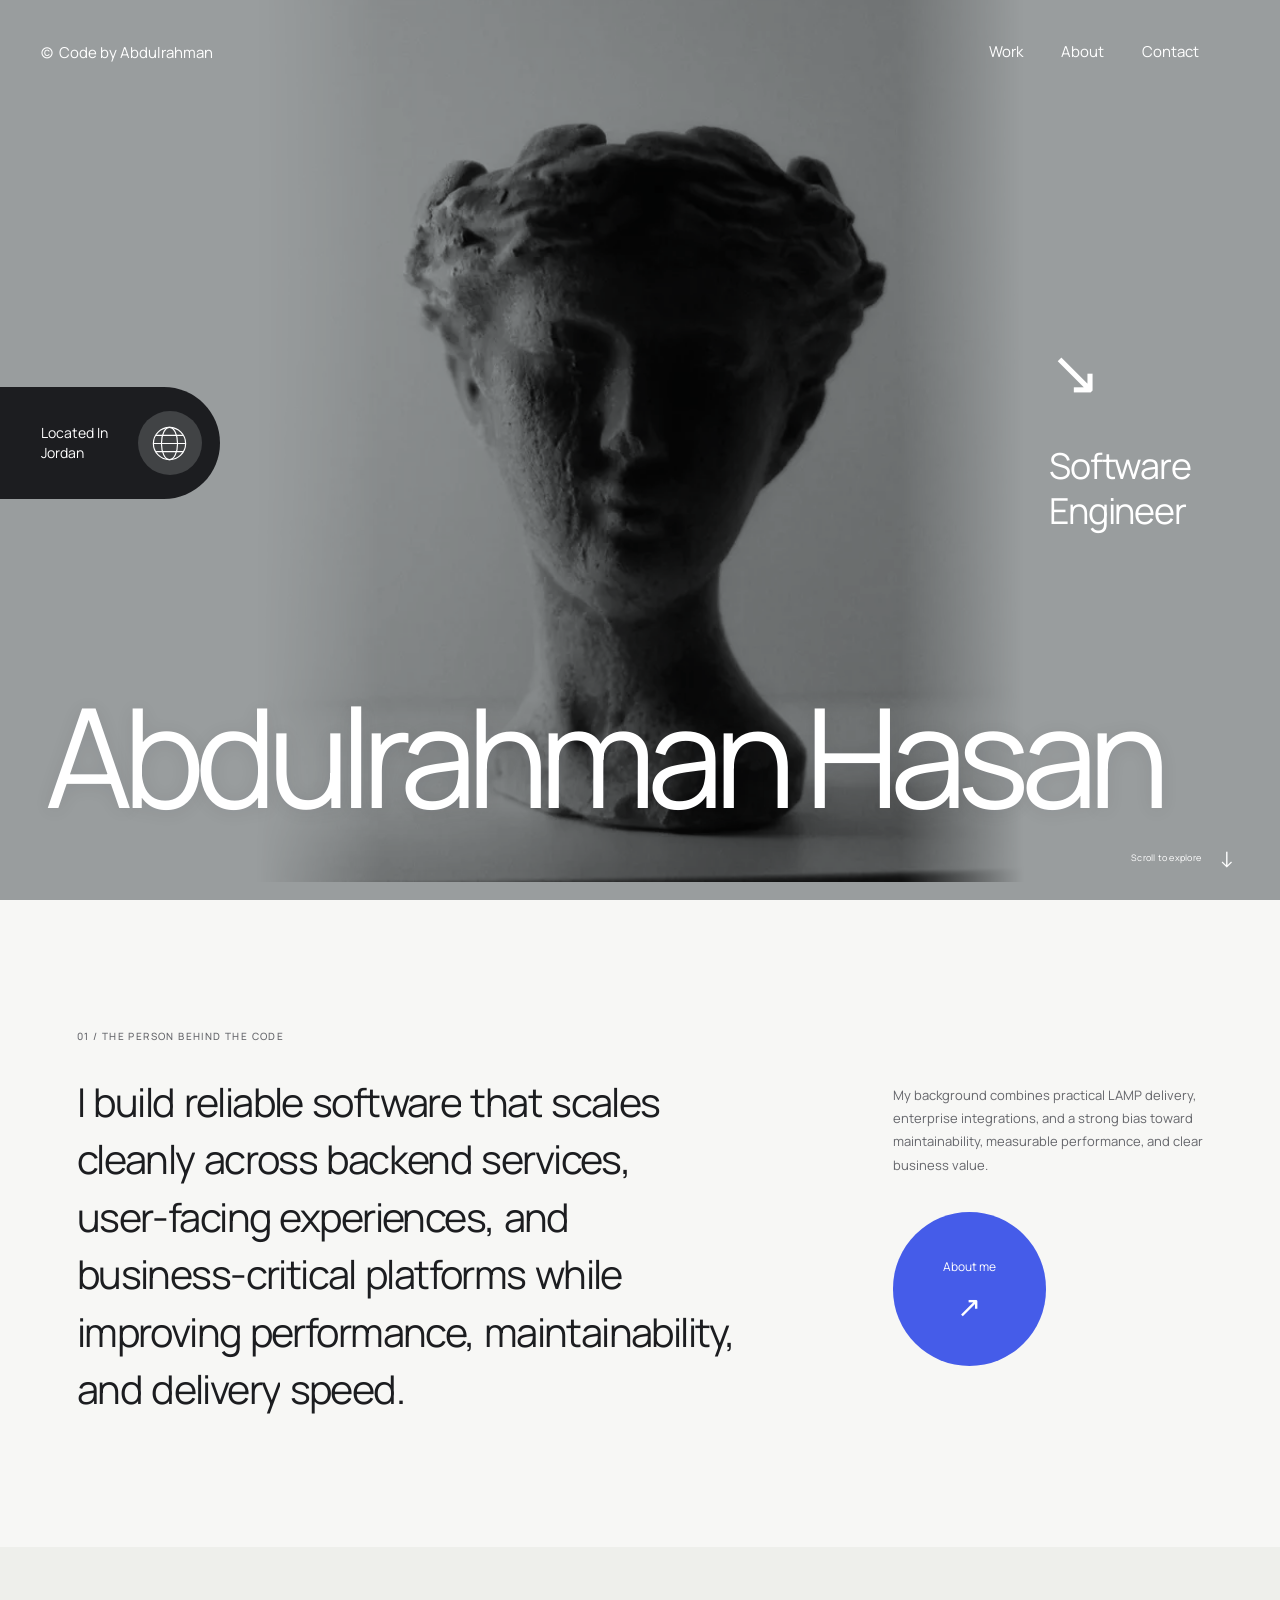
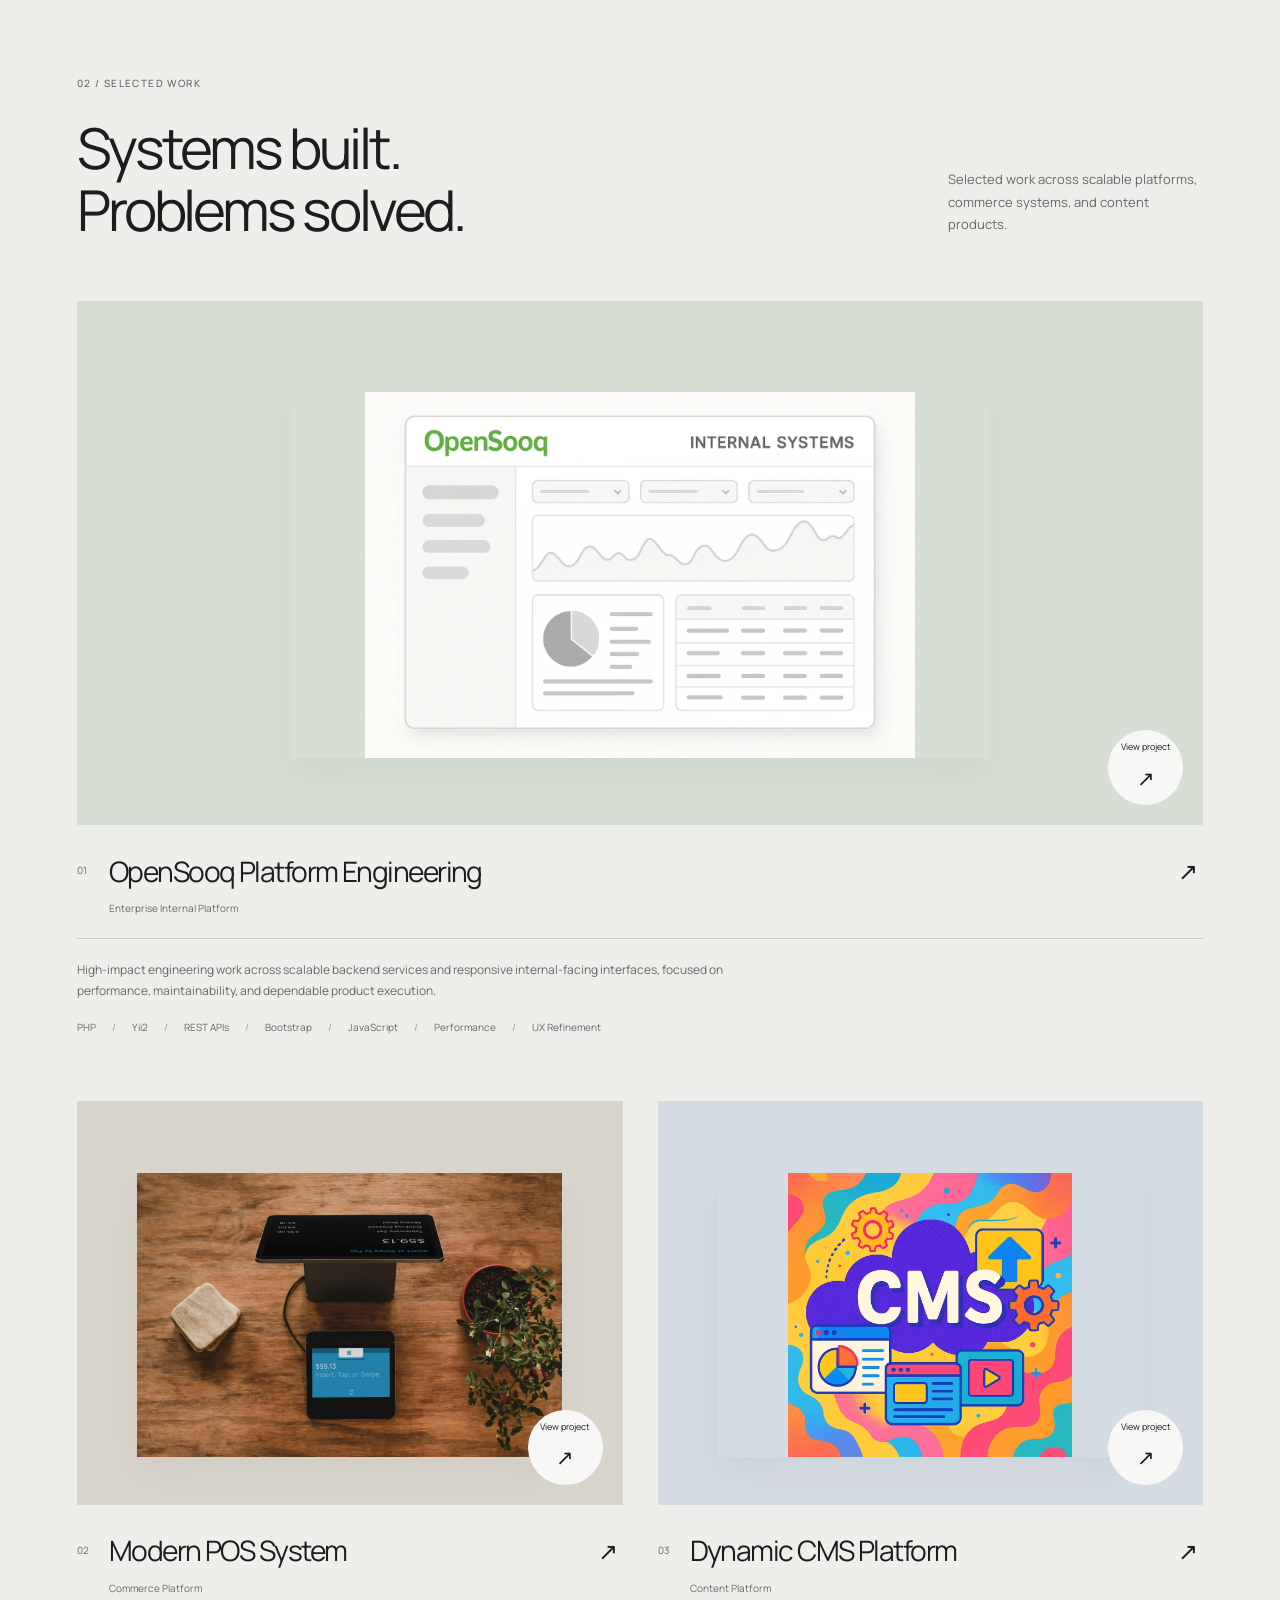
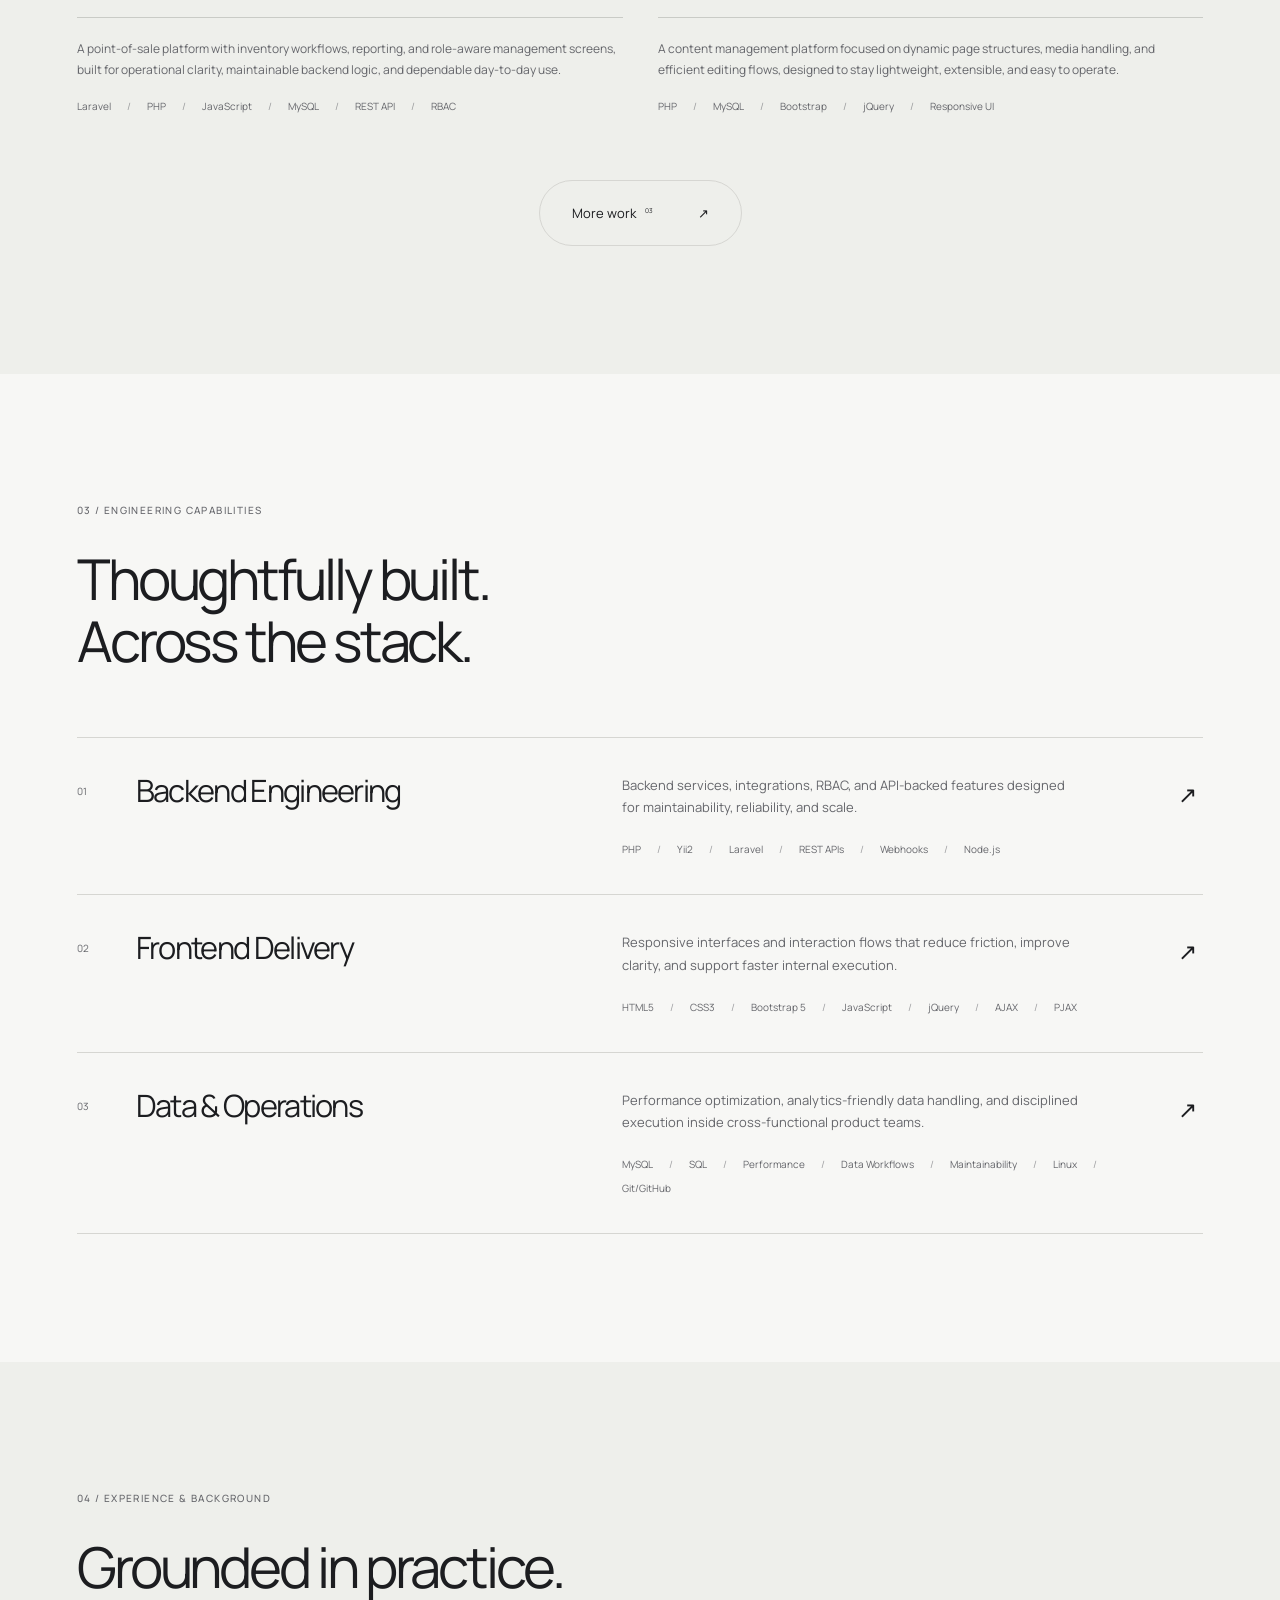
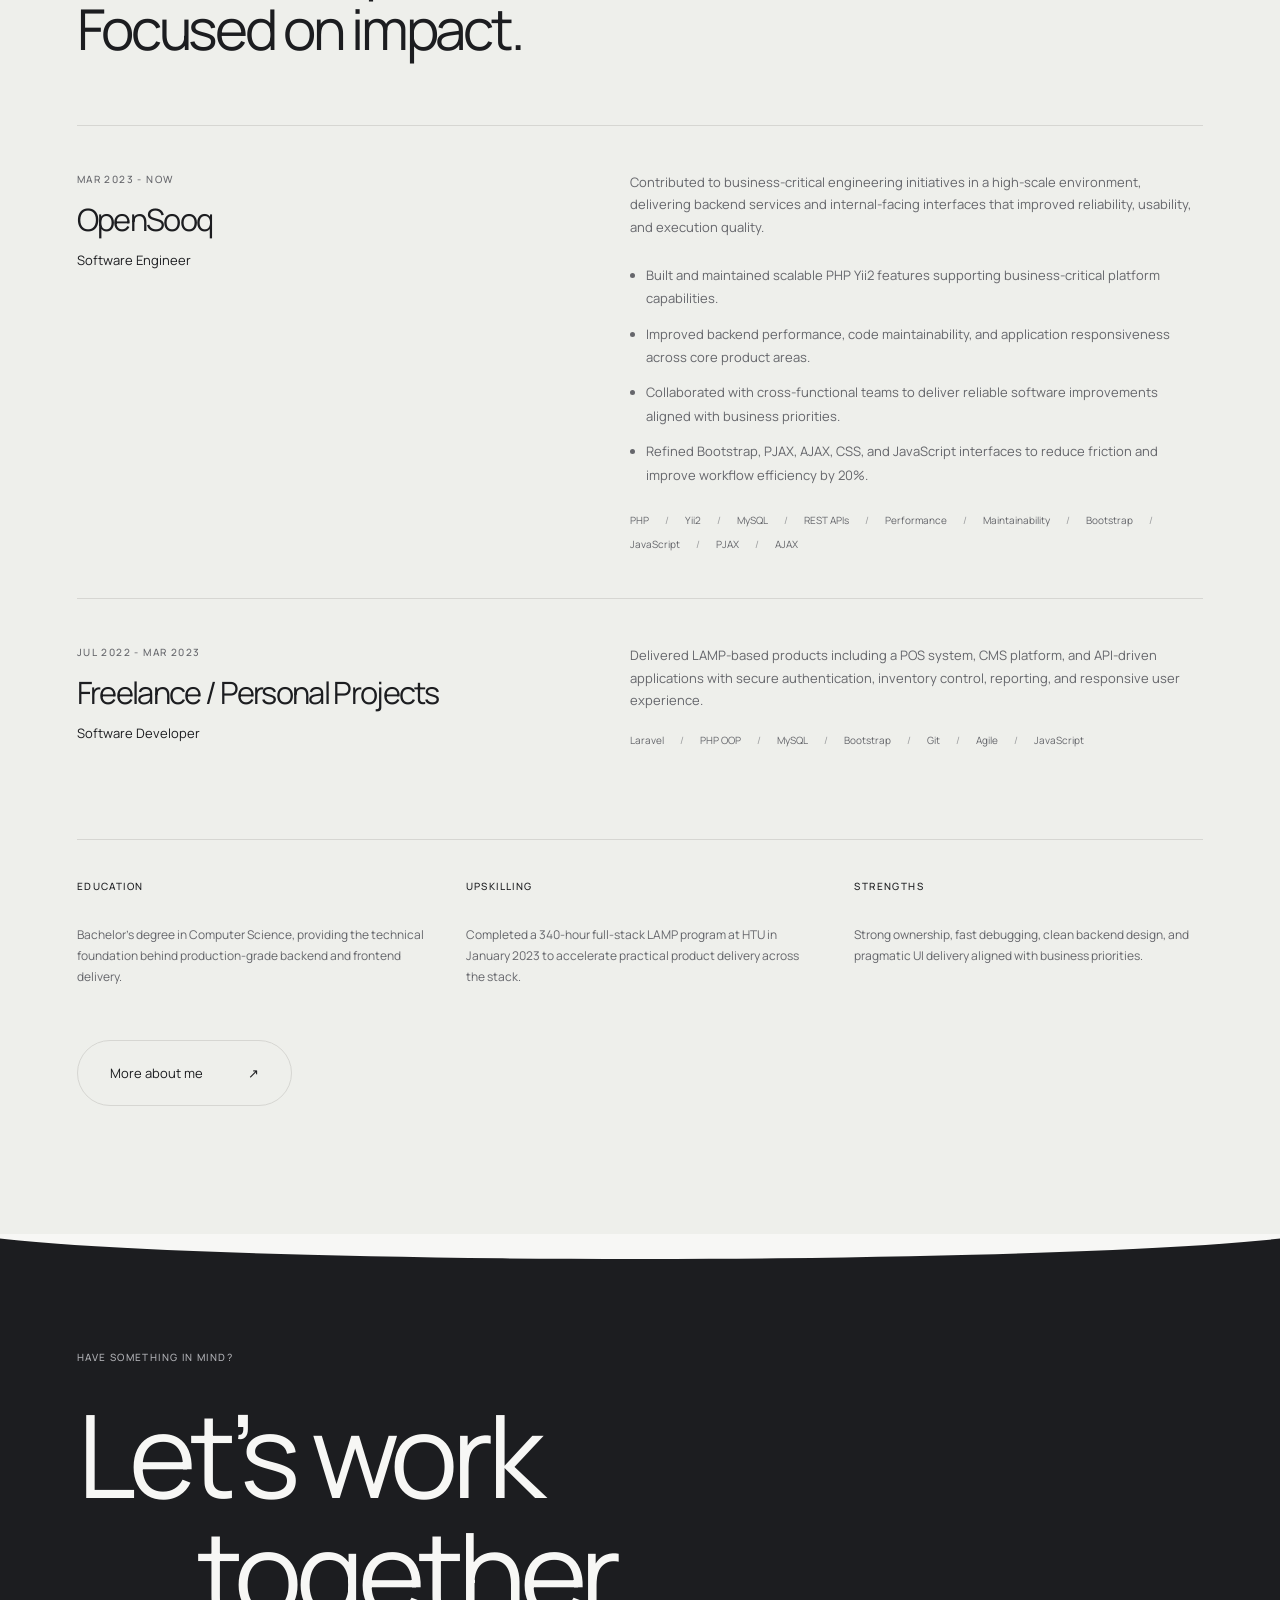
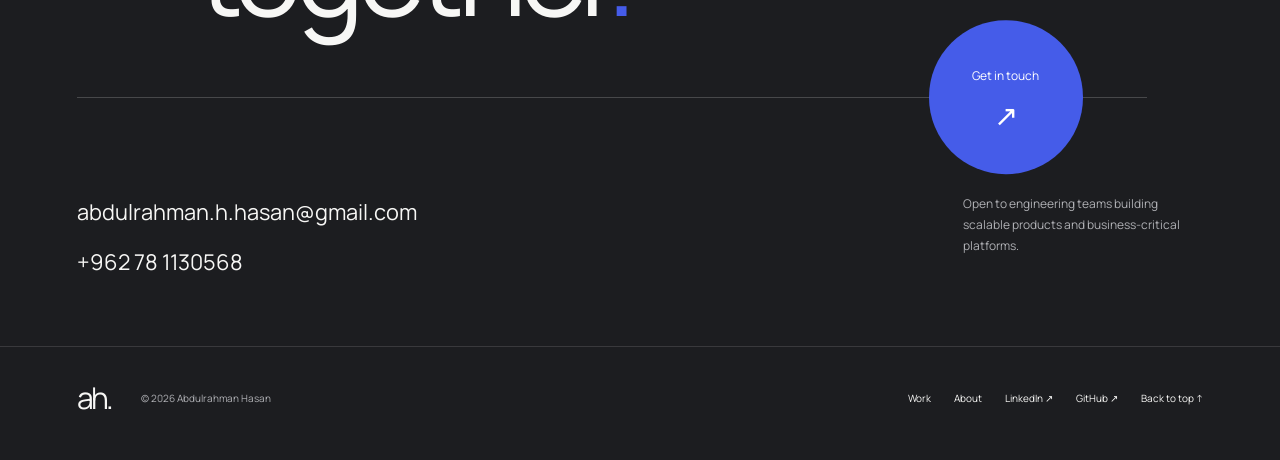
<file: index.html>
<!doctype html>
<html lang="en" data-theme="light">
<head>
<meta charset="utf-8">
<meta name="viewport" content="width=device-width,initial-scale=1,viewport-fit=cover">
<meta name="description" content="Abdulrahman Hasan is a software engineer building scalable platforms, performant backend services, and maintainable user experiences with measurable business impact.">
<meta name="theme-color" content="#1c1d20">
<meta property="og:title" content="Software Engineer | Abdulrahman Hasan">
<meta property="og:description" content="Abdulrahman Hasan is a software engineer building scalable platforms, performant backend services, and maintainable user experiences with measurable business impact.">
<meta property="og:type" content="website">
<title>Software Engineer | Abdulrahman Hasan</title>
<link rel="preconnect" href="https://fonts.googleapis.com">
<link rel="preconnect" href="https://fonts.gstatic.com" crossorigin>
<link href="https://fonts.googleapis.com/css2?family=Manrope:wght@400;500;600;700&display=swap" rel="stylesheet">
<link rel="stylesheet" href="css/styles.css">
<link rel="stylesheet" href="css/hero.css">
<script>try{document.documentElement.dataset.theme=localStorage.getItem('theme')==='dark'?'dark':'light'}catch(e){}</script>
<script src="js/motion.js" defer>
</script>
<script src="js/hero.js" defer></script>
<script src="js/app.js" defer>
</script>
</head>
<body id="top" data-page="index" class="hero-home">
<a class="skip-link" href="#main">Skip to content</a>
<header class="site-header">
<a class="brand hero-code" href="index.html" aria-label="Code by Abdulrahman, home"><span aria-hidden="true">&copy;</span> Code by Abdulrahman</a>
<nav class="desktop-nav" aria-label="Main navigation">
<a href="work.html" >Work</a>
<a href="about.html" >About</a>
<a href="contact.html" >Contact</a>
</nav>
<div class="header-controls">

<button id="menuToggle" class="menu-toggle magnetic" inert aria-hidden="true" aria-label="Open menu" aria-expanded="false" aria-controls="menuPanel">
<span>
</span>
<span>
</span>
</button>
</div>
</header>
<dialog id="menuPanel" class="menu-panel" aria-label="Site navigation">
<div class="menu-content">
<p class="eyebrow">Explore the portfolio</p>
<nav aria-label="Expanded navigation">
<a href="index.html" aria-current="page">
<span>Home</span>
<sup>01</sup>
</a>
<a href="work.html" >
<span>Work</span>
<sup>02</sup>
</a>
<a href="about.html" >
<span>About</span>
<sup>03</sup>
</a>
<a href="contact.html" >
<span>Contact</span>
<sup>04</sup>
</a>
</nav>
<div class="menu-socials">
<a href="https://linkedin.com/in/abdulrahmanhasan" target="_blank" rel="noopener noreferrer">LinkedIn ↗</a>
<a href="https://github.com/abdulrahmanhusam" target="_blank" rel="noopener noreferrer">GitHub ↗</a>
<button id="themeToggle" class="theme-toggle" aria-label="Switch to dark mode" aria-pressed="false">◐</button>
<button id="closeMenu">Close menu ↗</button>
</div>
<p class="menu-location">Amman, Jordan — Software Engineer</p>
</div>
</dialog>
<main id="main">
<section id="home" class="screenshot-hero" aria-label="Abdulrahman Hasan, Software Engineer">
<div class="hero-stage" aria-hidden="true"><img class="hero-sculpture" src="images/hero-sculpture-1600.webp" srcset="images/hero-sculpture-900.webp 900w, images/hero-sculpture-1600.webp 1600w" sizes="(max-width: 700px) 110vw, 60vw" width="1600" height="2400" alt="" fetchpriority="high" decoding="async"></div>
<div class="hero-location"><p>Located In<br>Jordan</p><span class="hero-globe" aria-hidden="true"><svg viewBox="0 0 48 48" fill="none" stroke="currentColor" stroke-width="1.3"><circle cx="24" cy="24" r="18"/><ellipse cx="24" cy="24" rx="9" ry="18"/><path d="M6 24h36M9 15h30M9 33h30"/></svg></span></div>
<div class="hero-profession"><span class="profession-arrow" aria-hidden="true">&#8600;</span><p>Software<br>Engineer</p></div>
<h1 class="hero-name" aria-label="Abdulrahman Hasan"><span>Abdulrahman</span> <span>Hasan</span></h1>

<a class="hero-scroll" href="#about"><span>Scroll to explore</span><span aria-hidden="true">&#8595;</span></a>
</section>
<section id="about" class="section intro-section">
<div class="container">
<p class="eyebrow" data-reveal>01 / The person behind the code</p>
<div class="intro-grid">
<h2 class="statement" data-words>I build reliable software that scales cleanly across backend services, user-facing experiences, and business-critical platforms while improving performance, maintainability, and delivery speed.</h2>
<div class="intro-aside">
<p data-reveal>My background combines practical LAMP delivery, enterprise integrations, and a strong bias toward maintainability, measurable performance, and clear business value.</p>
<a class="circle magnetic " href="about.html">
<span>About me</span>
<span class="arrow" aria-hidden="true">↗</span>
</a>
</div>
</div>
</div>
</section>
<section id="projects" class="section work-section">
<div class="container">
<div class="section-top" data-reveal>
<p class="eyebrow">02 / Selected work</p>
</div>
<div class="work-intro" data-reveal>
<h2>Systems built.<br>Problems solved.</h2>
<p>Selected work across scalable platforms, commerce systems, and content products.</p>
</div>
<div class="project-grid" data-projects>
<article class="project-card" data-reveal>
<a class="project-link" href="project-opensooq.html" data-project-preview="images/OS.webp" data-preview-tone="tone-0">
<div class="project-visual tone-0">
<div class="parallax-media">
<img src="images/OS.webp" width="1400" height="933" alt="OpenSooq platform engineering project" loading="lazy" decoding="async">
</div>
<span class="view-disc magnetic">
<span>View project</span>
<span aria-hidden="true">↗</span>
</span>
</div>
<div class="project-caption">
<span class="project-number">01</span>
<h3>OpenSooq Platform Engineering</h3>
<span class="project-category">Enterprise Internal Platform</span>
<span class="project-arrow" aria-hidden="true">↗</span>
</div>
</a>
<div class="project-support">
<p>High-impact engineering work across scalable backend services and responsive internal-facing interfaces, focused on performance, maintainability, and dependable product execution.</p>
<ul class="tags">
<li>PHP</li>
<li>Yii2</li>
<li>REST APIs</li>
<li>Bootstrap</li>
<li>JavaScript</li>
<li>Performance</li>
<li>UX Refinement</li>
</ul>
</div>
</article>
<article class="project-card" data-reveal>
<a class="project-link" href="project-pos.html" data-project-preview="images/pos.webp" data-preview-tone="tone-1">
<div class="project-visual tone-1">
<div class="parallax-media">
<img src="images/pos.webp" width="1400" height="934" alt="POS system project" loading="lazy" decoding="async">
</div>
<span class="view-disc magnetic">
<span>View project</span>
<span aria-hidden="true">↗</span>
</span>
</div>
<div class="project-caption">
<span class="project-number">02</span>
<h3>Modern POS System</h3>
<span class="project-category">Commerce Platform</span>
<span class="project-arrow" aria-hidden="true">↗</span>
</div>
</a>
<div class="project-support">
<p>A point-of-sale platform with inventory workflows, reporting, and role-aware management screens, built for operational clarity, maintainable backend logic, and dependable day-to-day use.</p>
<ul class="tags">
<li>Laravel</li>
<li>PHP</li>
<li>JavaScript</li>
<li>MySQL</li>
<li>REST API</li>
<li>RBAC</li>
</ul>
</div>
</article>
<article class="project-card" data-reveal>
<a class="project-link" href="project-cms.html" data-project-preview="images/cms.webp" data-preview-tone="tone-2">
<div class="project-visual tone-2">
<div class="parallax-media">
<img src="images/cms.webp" width="1024" height="1024" alt="CMS platform project" loading="lazy" decoding="async">
</div>
<span class="view-disc magnetic">
<span>View project</span>
<span aria-hidden="true">↗</span>
</span>
</div>
<div class="project-caption">
<span class="project-number">03</span>
<h3>Dynamic CMS Platform</h3>
<span class="project-category">Content Platform</span>
<span class="project-arrow" aria-hidden="true">↗</span>
</div>
</a>
<div class="project-support">
<p>A content management platform focused on dynamic page structures, media handling, and efficient editing flows, designed to stay lightweight, extensible, and easy to operate.</p>
<ul class="tags">
<li>PHP</li>
<li>MySQL</li>
<li>Bootstrap</li>
<li>jQuery</li>
<li>Responsive UI</li>
</ul>
</div>
</article>
</div>
<div class="more-work">
<a class="pill magnetic" href="work.html">
<span>More work <sup>03</sup>
</span>
<span aria-hidden="true">↗</span>
</a>
</div>
</div>
</section>
<section id="skills" class="section">
<div class="container">
<div class="section-heading" data-reveal>
<p class="eyebrow">03 / Engineering capabilities</p>
<h2>Thoughtfully built.<br>Across the stack.</h2>
</div>
<div class="expertise-rows">
<article class="expertise-row" data-reveal>
<span class="row-number">01</span>
<h3>Backend Engineering</h3>
<div>
<p>Backend services, integrations, RBAC, and API-backed features designed for maintainability, reliability, and scale.</p>
<ul class="tags">
<li>PHP</li>
<li>Yii2</li>
<li>Laravel</li>
<li>REST APIs</li>
<li>Webhooks</li>
<li>Node.js</li>
</ul>
</div>
<span class="row-arrow" aria-hidden="true">↗</span>
</article>
<article class="expertise-row" data-reveal>
<span class="row-number">02</span>
<h3>Frontend Delivery</h3>
<div>
<p>Responsive interfaces and interaction flows that reduce friction, improve clarity, and support faster internal execution.</p>
<ul class="tags">
<li>HTML5</li>
<li>CSS3</li>
<li>Bootstrap 5</li>
<li>JavaScript</li>
<li>jQuery</li>
<li>AJAX</li>
<li>PJAX</li>
</ul>
</div>
<span class="row-arrow" aria-hidden="true">↗</span>
</article>
<article class="expertise-row" data-reveal>
<span class="row-number">03</span>
<h3>Data &amp; Operations</h3>
<div>
<p>Performance optimization, analytics-friendly data handling, and disciplined execution inside cross-functional product teams.</p>
<ul class="tags">
<li>MySQL</li>
<li>SQL</li>
<li>Performance</li>
<li>Data Workflows</li>
<li>Maintainability</li>
<li>Linux</li>
<li>Git/GitHub</li>
</ul>
</div>
<span class="row-arrow" aria-hidden="true">↗</span>
</article>
</div>
</div>
</section>
<section id="experience" class="section background-section">
<div class="container">
<div class="section-heading" data-reveal>
<p class="eyebrow">04 / Experience & background</p>
<h2>Grounded in practice.<br>Focused on impact.</h2>
</div>
<article class="experience-row" data-reveal>
<div>
<p class="eyebrow">Mar 2023 - Now</p>
<h3>OpenSooq</h3>
<p class="job-title">Software Engineer</p>
</div>
<div>
<p>Contributed to business-critical engineering initiatives in a high-scale environment, delivering backend services and internal-facing interfaces that improved reliability, usability, and execution quality.</p>
<ul class="contributions">
<li>Built and maintained scalable PHP Yii2 features supporting business-critical platform capabilities.</li>
<li>Improved backend performance, code maintainability, and application responsiveness across core product areas.</li>
<li>Collaborated with cross-functional teams to deliver reliable software improvements aligned with business priorities.</li>
<li>Refined Bootstrap, PJAX, AJAX, CSS, and JavaScript interfaces to reduce friction and improve workflow efficiency by 20%.</li>
</ul>
<ul class="tags">
<li>PHP</li>
<li>Yii2</li>
<li>MySQL</li>
<li>REST APIs</li>
<li>Performance</li>
<li>Maintainability</li>
<li>Bootstrap</li>
<li>JavaScript</li>
<li>PJAX</li>
<li>AJAX</li>
</ul>
</div>
</article>
<article class="experience-row" data-reveal>
<div>
<p class="eyebrow">Jul 2022 - Mar 2023</p>
<h3>Freelance / Personal Projects</h3>
<p class="job-title">Software Developer</p>
</div>
<div>
<p>Delivered LAMP-based products including a POS system, CMS platform, and API-driven applications with secure authentication, inventory control, reporting, and responsive user experience.</p>
<ul class="tags">
<li>Laravel</li>
<li>PHP OOP</li>
<li>MySQL</li>
<li>Bootstrap</li>
<li>Git</li>
<li>Agile</li>
<li>JavaScript</li>
</ul>
</div>
</article>
<div class="education-grid">
<article data-reveal>
<p class="eyebrow">Education</p>
<p>Bachelor’s degree in Computer Science, providing the technical foundation behind production-grade backend and frontend delivery.</p>
</article>
<article data-reveal>
<p class="eyebrow">Upskilling</p>
<p>Completed a 340-hour full-stack LAMP program at HTU in January 2023 to accelerate practical product delivery across the stack.</p>
</article>
<article data-reveal>
<p class="eyebrow">Strengths</p>
<p>Strong ownership, fast debugging, clean backend design, and pragmatic UI delivery aligned with business priorities.</p>
</article>
</div>
<div class="background-link">
<a class="pill magnetic" href="about.html">
<span>More about me</span>
<span aria-hidden="true">↗</span>
</a>
</div>
</div>
</section>
<section id="contact" class="contact-footer dark">
<div class="container">
<div class="contact-heading" data-reveal>
<p class="eyebrow">Have something in mind?</p>
<h2>Let’s work<br>
<span class="contact-last">together<span class="accent">.</span>
</span>
</h2>
</div>
<div class="contact-rule" data-divider>
<span class="rule-line" aria-hidden="true">
</span>
<a class="circle magnetic " href="contact.html">
<span>Get in touch</span>
<span class="arrow" aria-hidden="true">↗</span>
</a>
</div>
<div class="contact-bottom">
<div class="contact-links">
<a href="mailto:abdulrahman.h.hasan@gmail.com">abdulrahman.h.hasan@gmail.com</a>
<a href="tel:+962781130568">+962 78 1130568</a>
</div>
<p>Open to engineering teams building scalable products and business-critical platforms.</p>
</div>
</div>
</section>
</main>
<footer class="site-footer dark">
<a class="footer-brand" href="index.html">ah.</a>
<p>© 2026 Abdulrahman Hasan</p>
<nav aria-label="Footer navigation">
<a href="work.html">Work</a>
<a href="about.html">About</a>
<a href="https://linkedin.com/in/abdulrahmanhasan" target="_blank" rel="noopener noreferrer">LinkedIn ↗</a>
<a href="https://github.com/abdulrahmanhusam" target="_blank" rel="noopener noreferrer">GitHub ↗</a>
<a href="#top">Back to top ↑</a>
</nav>
</footer>
<div class="transition-curtain" aria-hidden="true">
<span>Abdulrahman Hasan</span>
</div>
</body>
</html>
</file>
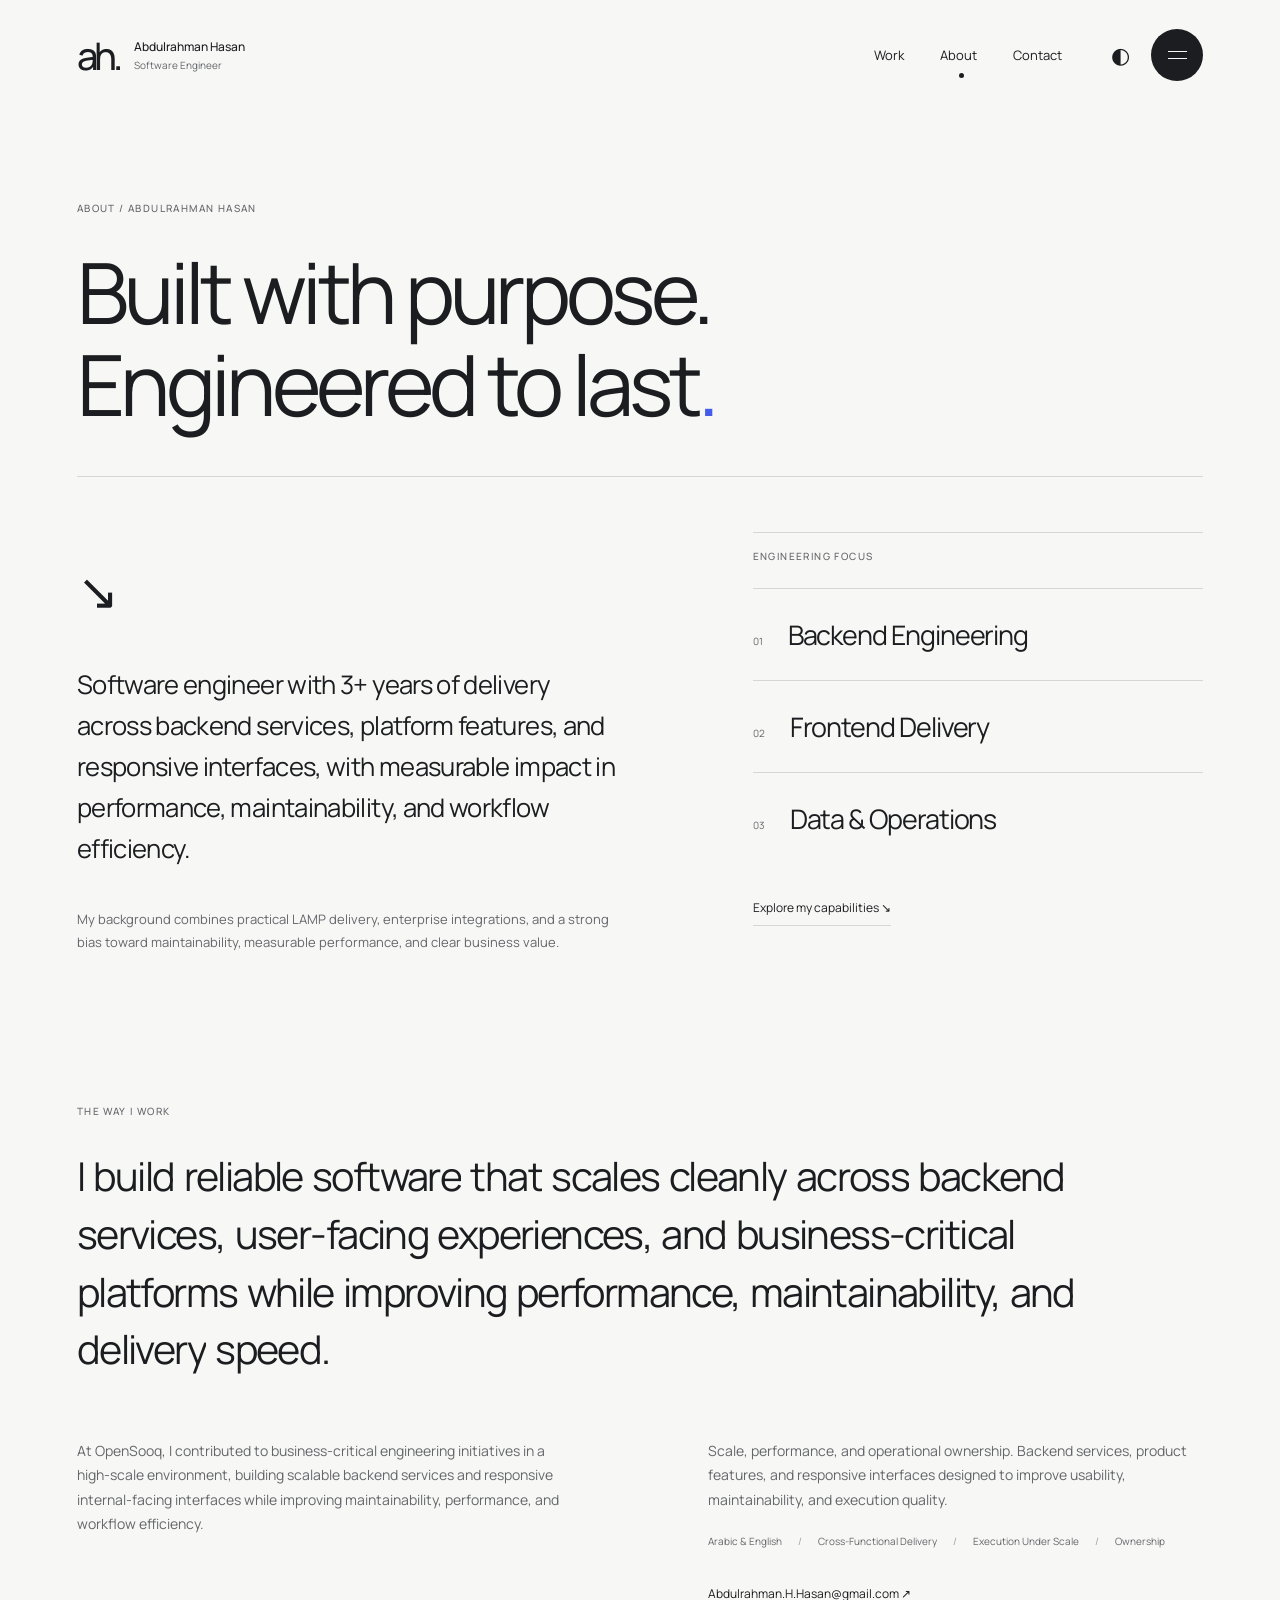
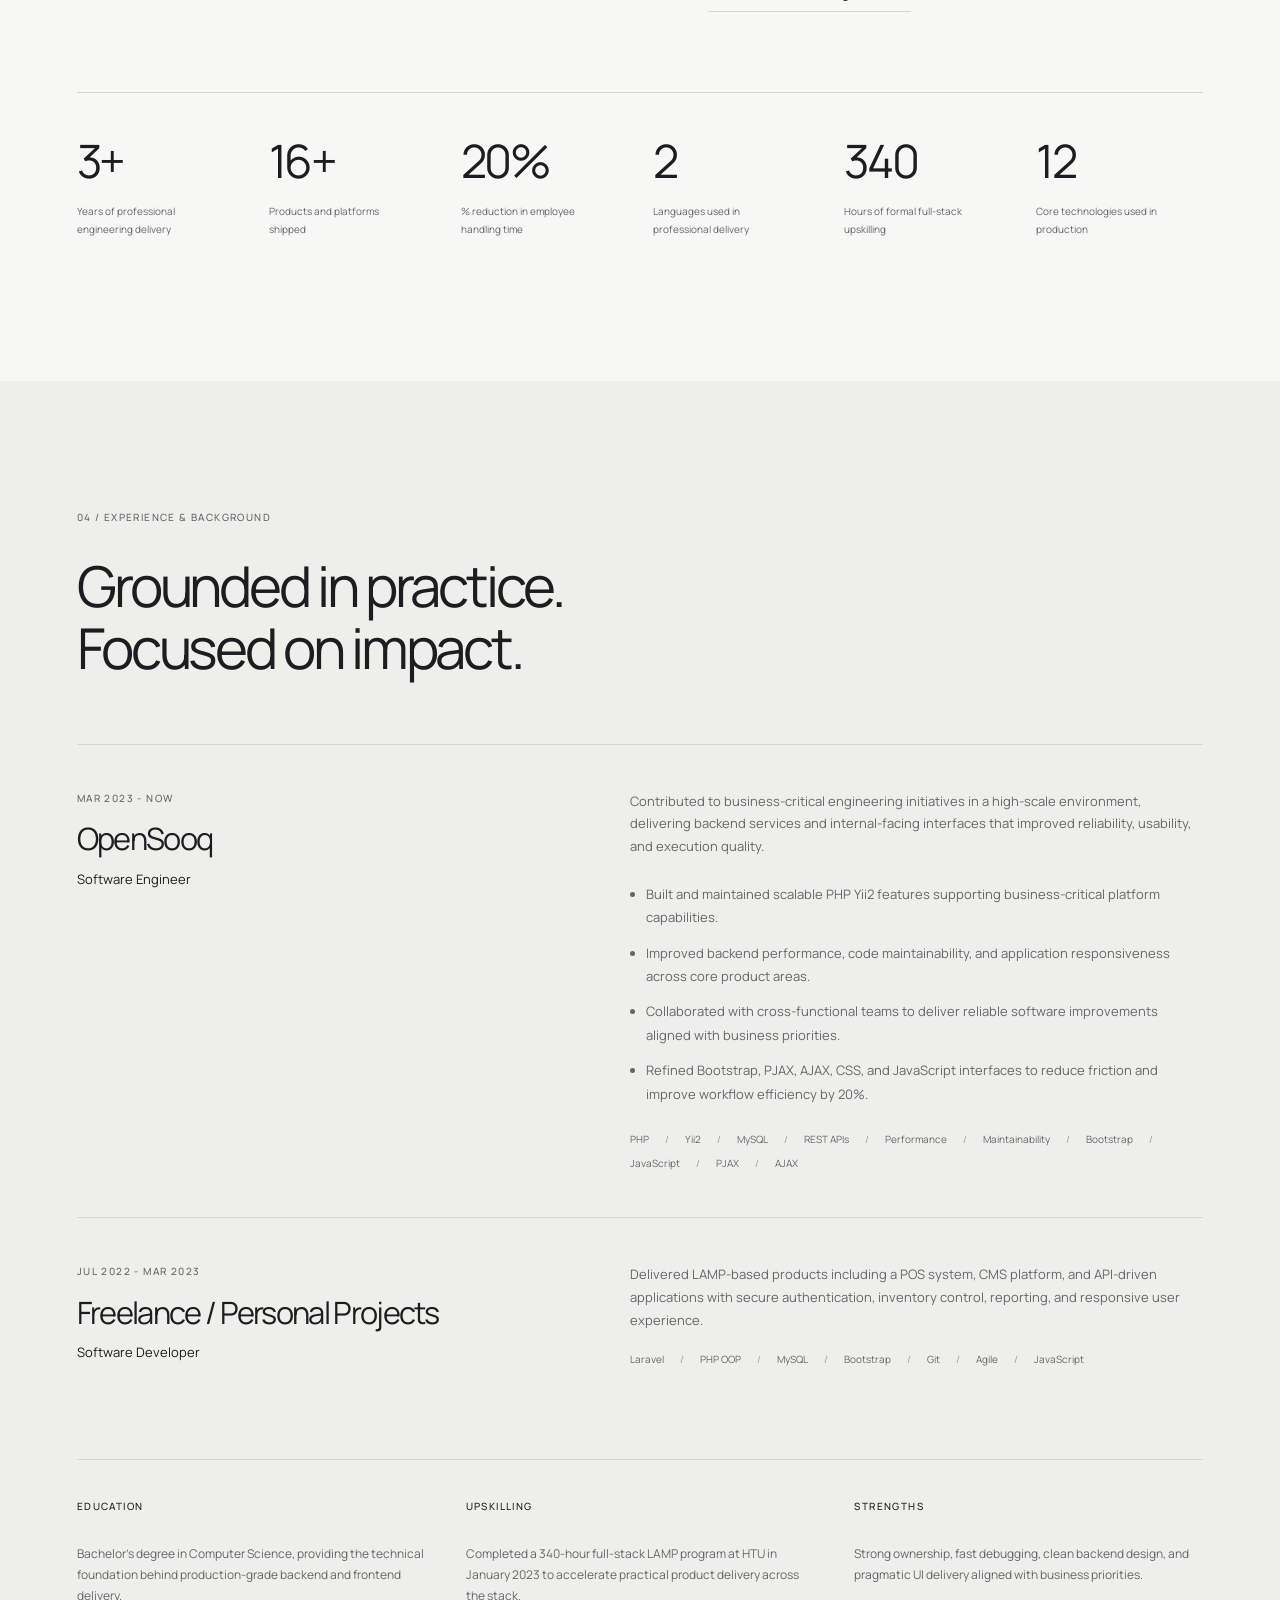
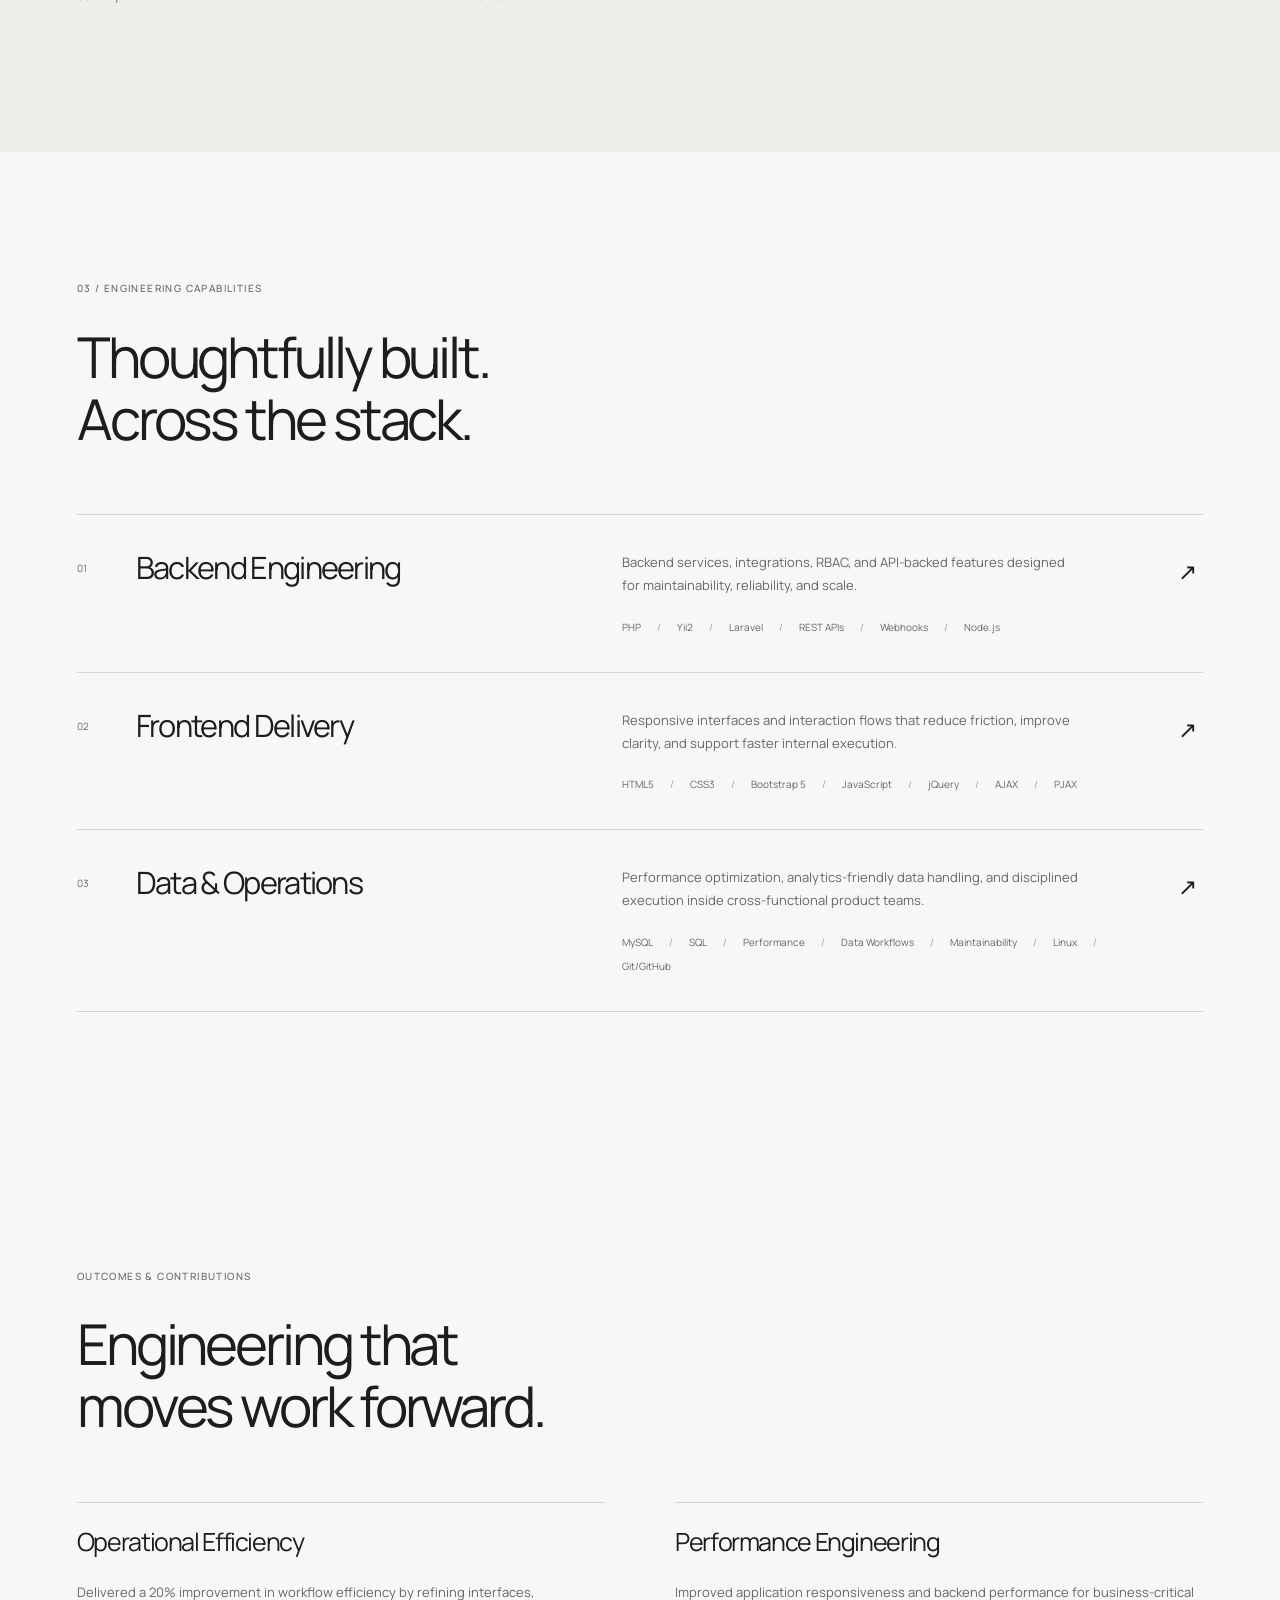
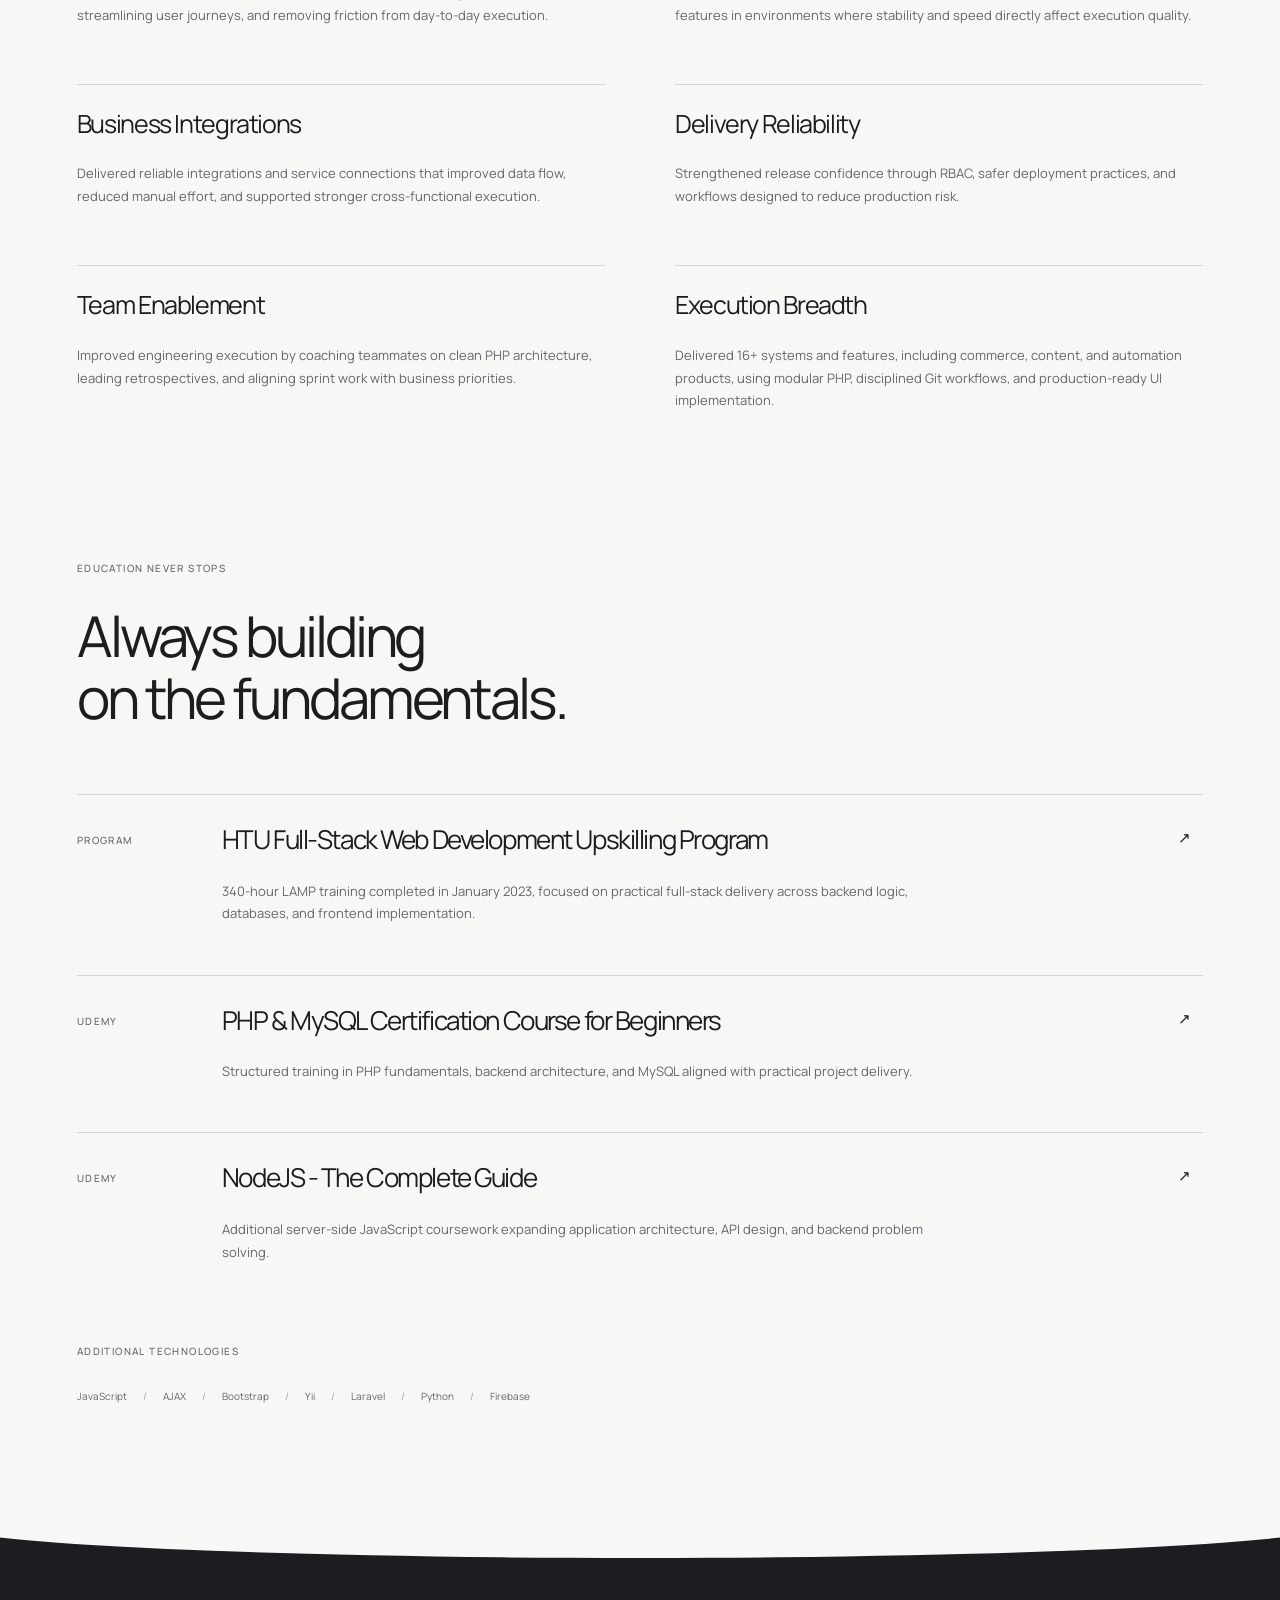
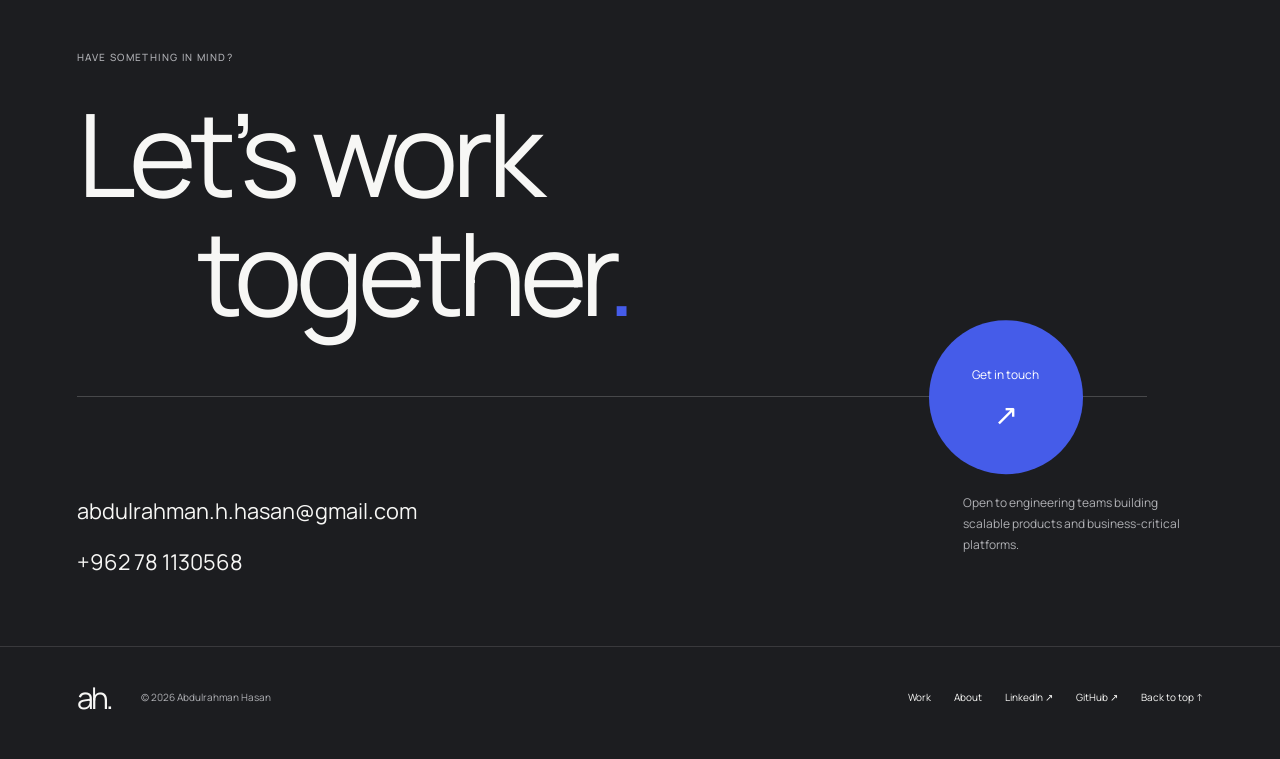
<file: about.html>
<!doctype html>
<html lang="en" data-theme="light">
<head>
<meta charset="utf-8">
<meta name="viewport" content="width=device-width,initial-scale=1,viewport-fit=cover">
<meta name="description" content="Abdulrahman Hasan is a software engineer building scalable platforms, performant backend services, and maintainable user experiences with measurable business impact.">
<meta name="theme-color" content="#1c1d20">
<meta property="og:title" content="About | Abdulrahman Hasan">
<meta property="og:description" content="Abdulrahman Hasan is a software engineer building scalable platforms, performant backend services, and maintainable user experiences with measurable business impact.">
<meta property="og:type" content="website">
<title>About | Abdulrahman Hasan</title>
<link rel="preconnect" href="https://fonts.googleapis.com">
<link rel="preconnect" href="https://fonts.gstatic.com" crossorigin>
<link href="https://fonts.googleapis.com/css2?family=Manrope:wght@400;500;600;700&display=swap" rel="stylesheet">
<link rel="stylesheet" href="css/styles.css">
<script>try{document.documentElement.dataset.theme=localStorage.getItem('theme')==='dark'?'dark':'light'}catch(e){}</script>
<script src="js/motion.js" defer>
</script>
<script src="js/app.js" defer>
</script>
</head>
<body id="top" data-page="about" class="">
<a class="skip-link" href="#main">Skip to content</a>
<header class="site-header">
<a class="brand" href="index.html" aria-label="Abdulrahman Hasan, home">
<span class="brand-monogram">ah.</span>
<span>Abdulrahman Hasan<small>Software Engineer</small>
</span>
</a>
<nav class="desktop-nav" aria-label="Main navigation">
<a href="work.html" >Work</a>
<a href="about.html" aria-current="page">About</a>
<a href="contact.html" >Contact</a>
</nav>
<div class="header-controls">
<button id="themeToggle" class="theme-toggle" aria-label="Switch to dark mode" aria-pressed="false">◐</button>
<button id="menuToggle" class="menu-toggle magnetic" aria-label="Open menu" aria-expanded="false" aria-controls="menuPanel">
<span>
</span>
<span>
</span>
</button>
</div>
</header>
<dialog id="menuPanel" class="menu-panel" aria-label="Site navigation">
<div class="menu-content">
<p class="eyebrow">Explore the portfolio</p>
<nav aria-label="Expanded navigation">
<a href="index.html" >
<span>Home</span>
<sup>01</sup>
</a>
<a href="work.html" >
<span>Work</span>
<sup>02</sup>
</a>
<a href="about.html" aria-current="page">
<span>About</span>
<sup>03</sup>
</a>
<a href="contact.html" >
<span>Contact</span>
<sup>04</sup>
</a>
</nav>
<div class="menu-socials">
<a href="https://linkedin.com/in/abdulrahmanhasan" target="_blank" rel="noopener noreferrer">LinkedIn ↗</a>
<a href="https://github.com/abdulrahmanhusam" target="_blank" rel="noopener noreferrer">GitHub ↗</a>
<button id="closeMenu">Close menu ↗</button>
</div>
<p class="menu-location">Amman, Jordan — Software Engineer</p>
</div>
</dialog>
<main id="main">
<section class="page-hero container">
<p class="eyebrow" data-reveal>About / Abdulrahman Hasan</p>
<h1 data-heading>Built with purpose.<br>Engineered to last<span class="accent">.</span>
</h1>
<div class="about-lead">
<div data-reveal>
<span class="large-arrow" aria-hidden="true">↘</span>
<p class="lead">Software engineer with 3+ years of delivery across backend services, platform features, and responsive interfaces, with measurable impact in performance, maintainability, and workflow efficiency.</p>
<p>My background combines practical LAMP delivery, enterprise integrations, and a strong bias toward maintainability, measurable performance, and clear business value.</p>
</div>
<div class="about-index" data-reveal>
<p class="eyebrow">Engineering focus</p>
<ol>
<li>
<span>01</span>Backend Engineering</li>
<li>
<span>02</span>Frontend Delivery</li>
<li>
<span>03</span>Data &amp; Operations</li>
</ol>
<a class="text-link" href="#skills">Explore my capabilities &#8600;</a>
</div>
</div>
</section>
<section id="about" class="section biography">
<div class="container">
<p class="eyebrow" data-reveal>The way I work</p>
<h2 class="statement" data-words>I build reliable software that scales cleanly across backend services, user-facing experiences, and business-critical platforms while improving performance, maintainability, and delivery speed.</h2>
<div class="bio-columns">
<p data-reveal>At OpenSooq, I contributed to business-critical engineering initiatives in a high-scale environment, building scalable backend services and responsive internal-facing interfaces while improving maintainability, performance, and workflow efficiency.</p>
<div data-reveal>
<p>Scale, performance, and operational ownership. Backend services, product features, and responsive interfaces designed to improve usability, maintainability, and execution quality.</p>
<ul class="tags">
<li>Arabic &amp; English</li>
<li>Cross-Functional Delivery</li>
<li>Execution Under Scale</li>
<li>Ownership</li>
</ul>
<a class="text-link" href="mailto:Abdulrahman.H.Hasan@gmail.com">Abdulrahman.H.Hasan@gmail.com ↗</a>
</div>
</div>
<div class="metrics">
<div data-reveal>
<strong>3+</strong>
<p>Years of professional engineering delivery</p>
</div>
<div data-reveal>
<strong>16+</strong>
<p>Products and platforms shipped</p>
</div>
<div data-reveal>
<strong>20%</strong>
<p>% reduction in employee handling time</p>
</div>
<div data-reveal>
<strong>2</strong>
<p>Languages used in professional delivery</p>
</div>
<div data-reveal>
<strong>340</strong>
<p>Hours of formal full-stack upskilling</p>
</div>
<div data-reveal>
<strong>12</strong>
<p>Core technologies used in production</p>
</div>
</div>
</div>
</section>
<section id="experience" class="section background-section">
<div class="container">
<div class="section-heading" data-reveal>
<p class="eyebrow">04 / Experience & background</p>
<h2>Grounded in practice.<br>Focused on impact.</h2>
</div>
<article class="experience-row" data-reveal>
<div>
<p class="eyebrow">Mar 2023 - Now</p>
<h3>OpenSooq</h3>
<p class="job-title">Software Engineer</p>
</div>
<div>
<p>Contributed to business-critical engineering initiatives in a high-scale environment, delivering backend services and internal-facing interfaces that improved reliability, usability, and execution quality.</p>
<ul class="contributions">
<li>Built and maintained scalable PHP Yii2 features supporting business-critical platform capabilities.</li>
<li>Improved backend performance, code maintainability, and application responsiveness across core product areas.</li>
<li>Collaborated with cross-functional teams to deliver reliable software improvements aligned with business priorities.</li>
<li>Refined Bootstrap, PJAX, AJAX, CSS, and JavaScript interfaces to reduce friction and improve workflow efficiency by 20%.</li>
</ul>
<ul class="tags">
<li>PHP</li>
<li>Yii2</li>
<li>MySQL</li>
<li>REST APIs</li>
<li>Performance</li>
<li>Maintainability</li>
<li>Bootstrap</li>
<li>JavaScript</li>
<li>PJAX</li>
<li>AJAX</li>
</ul>
</div>
</article>
<article class="experience-row" data-reveal>
<div>
<p class="eyebrow">Jul 2022 - Mar 2023</p>
<h3>Freelance / Personal Projects</h3>
<p class="job-title">Software Developer</p>
</div>
<div>
<p>Delivered LAMP-based products including a POS system, CMS platform, and API-driven applications with secure authentication, inventory control, reporting, and responsive user experience.</p>
<ul class="tags">
<li>Laravel</li>
<li>PHP OOP</li>
<li>MySQL</li>
<li>Bootstrap</li>
<li>Git</li>
<li>Agile</li>
<li>JavaScript</li>
</ul>
</div>
</article>
<div class="education-grid">
<article data-reveal>
<p class="eyebrow">Education</p>
<p>Bachelor’s degree in Computer Science, providing the technical foundation behind production-grade backend and frontend delivery.</p>
</article>
<article data-reveal>
<p class="eyebrow">Upskilling</p>
<p>Completed a 340-hour full-stack LAMP program at HTU in January 2023 to accelerate practical product delivery across the stack.</p>
</article>
<article data-reveal>
<p class="eyebrow">Strengths</p>
<p>Strong ownership, fast debugging, clean backend design, and pragmatic UI delivery aligned with business priorities.</p>
</article>
</div>
</div>
</section>
<section id="skills" class="section">
<div class="container">
<div class="section-heading" data-reveal>
<p class="eyebrow">03 / Engineering capabilities</p>
<h2>Thoughtfully built.<br>Across the stack.</h2>
</div>
<div class="expertise-rows">
<article class="expertise-row" data-reveal>
<span class="row-number">01</span>
<h3>Backend Engineering</h3>
<div>
<p>Backend services, integrations, RBAC, and API-backed features designed for maintainability, reliability, and scale.</p>
<ul class="tags">
<li>PHP</li>
<li>Yii2</li>
<li>Laravel</li>
<li>REST APIs</li>
<li>Webhooks</li>
<li>Node.js</li>
</ul>
</div>
<span class="row-arrow" aria-hidden="true">↗</span>
</article>
<article class="expertise-row" data-reveal>
<span class="row-number">02</span>
<h3>Frontend Delivery</h3>
<div>
<p>Responsive interfaces and interaction flows that reduce friction, improve clarity, and support faster internal execution.</p>
<ul class="tags">
<li>HTML5</li>
<li>CSS3</li>
<li>Bootstrap 5</li>
<li>JavaScript</li>
<li>jQuery</li>
<li>AJAX</li>
<li>PJAX</li>
</ul>
</div>
<span class="row-arrow" aria-hidden="true">↗</span>
</article>
<article class="expertise-row" data-reveal>
<span class="row-number">03</span>
<h3>Data &amp; Operations</h3>
<div>
<p>Performance optimization, analytics-friendly data handling, and disciplined execution inside cross-functional product teams.</p>
<ul class="tags">
<li>MySQL</li>
<li>SQL</li>
<li>Performance</li>
<li>Data Workflows</li>
<li>Maintainability</li>
<li>Linux</li>
<li>Git/GitHub</li>
</ul>
</div>
<span class="row-arrow" aria-hidden="true">↗</span>
</article>
</div>
</div>
</section>
<section id="achievements" class="section">
<div class="container">
<div class="section-heading" data-reveal>
<p class="eyebrow">Outcomes & contributions</p>
<h2>Engineering that<br>moves work forward.</h2>
</div>
<div class="achievement-grid">
<article data-reveal>
<h3>Operational Efficiency</h3>
<p>Delivered a 20% improvement in workflow efficiency by refining interfaces, streamlining user journeys, and removing friction from day-to-day execution.</p>
</article>
<article data-reveal>
<h3>Performance Engineering</h3>
<p>Improved application responsiveness and backend performance for business-critical features in environments where stability and speed directly affect execution quality.</p>
</article>
<article data-reveal>
<h3>Business Integrations</h3>
<p>Delivered reliable integrations and service connections that improved data flow, reduced manual effort, and supported stronger cross-functional execution.</p>
</article>
<article data-reveal>
<h3>Delivery Reliability</h3>
<p>Strengthened release confidence through RBAC, safer deployment practices, and workflows designed to reduce production risk.</p>
</article>
<article data-reveal>
<h3>Team Enablement</h3>
<p>Improved engineering execution by coaching teammates on clean PHP architecture, leading retrospectives, and aligning sprint work with business priorities.</p>
</article>
<article data-reveal>
<h3>Execution Breadth</h3>
<p>Delivered 16+ systems and features, including commerce, content, and automation products, using modular PHP, disciplined Git workflows, and production-ready UI implementation.</p>
</article>
</div>
</div>
</section>
<section id="certificates" class="section certificates-section">
<div class="container">
<div class="section-heading" data-reveal>
<p class="eyebrow">Education never stops</p>
<h2>Always building<br>on the fundamentals.</h2>
</div>
<article class="certificate-row" data-reveal>
<span class="eyebrow">Program</span>
<div>
<h3>HTU Full-Stack Web Development Upskilling Program</h3>
<p>340-hour LAMP training completed in January 2023, focused on practical full-stack delivery across backend logic, databases, and frontend implementation.</p>
</div>
<span aria-hidden="true">↗</span>
</article>
<article class="certificate-row" data-reveal>
<span class="eyebrow">Udemy</span>
<div>
<h3>PHP &amp; MySQL Certification Course for Beginners</h3>
<p>Structured training in PHP fundamentals, backend architecture, and MySQL aligned with practical project delivery.</p>
</div>
<span aria-hidden="true">↗</span>
</article>
<article class="certificate-row" data-reveal>
<span class="eyebrow">Udemy</span>
<div>
<h3>NodeJS - The Complete Guide</h3>
<p>Additional server-side JavaScript coursework expanding application architecture, API design, and backend problem solving.</p>
</div>
<span aria-hidden="true">↗</span>
</article>
<div class="additional-tech">
<p class="eyebrow">Additional technologies</p>
<ul class="tags">
<li>JavaScript</li>
<li>AJAX</li>
<li>Bootstrap</li>
<li>Yii</li>
<li>Laravel</li>
<li>Python</li>
<li>Firebase</li>
</ul>
</div>
</div>
</section>
<section id="contact" class="contact-footer dark">
<div class="container">
<div class="contact-heading" data-reveal>
<p class="eyebrow">Have something in mind?</p>
<h2>Let’s work<br>
<span class="contact-last">together<span class="accent">.</span>
</span>
</h2>
</div>
<div class="contact-rule" data-divider>
<span class="rule-line" aria-hidden="true">
</span>
<a class="circle magnetic " href="contact.html">
<span>Get in touch</span>
<span class="arrow" aria-hidden="true">↗</span>
</a>
</div>
<div class="contact-bottom">
<div class="contact-links">
<a href="mailto:abdulrahman.h.hasan@gmail.com">abdulrahman.h.hasan@gmail.com</a>
<a href="tel:+962781130568">+962 78 1130568</a>
</div>
<p>Open to engineering teams building scalable products and business-critical platforms.</p>
</div>
</div>
</section>
</main>
<footer class="site-footer dark">
<a class="footer-brand" href="index.html">ah.</a>
<p>© 2026 Abdulrahman Hasan</p>
<nav aria-label="Footer navigation">
<a href="work.html">Work</a>
<a href="about.html">About</a>
<a href="https://linkedin.com/in/abdulrahmanhasan" target="_blank" rel="noopener noreferrer">LinkedIn ↗</a>
<a href="https://github.com/abdulrahmanhusam" target="_blank" rel="noopener noreferrer">GitHub ↗</a>
<a href="#top">Back to top ↑</a>
</nav>
</footer>
<div class="transition-curtain" aria-hidden="true">
<span>Abdulrahman Hasan</span>
</div>
</body>
</html>
</file>
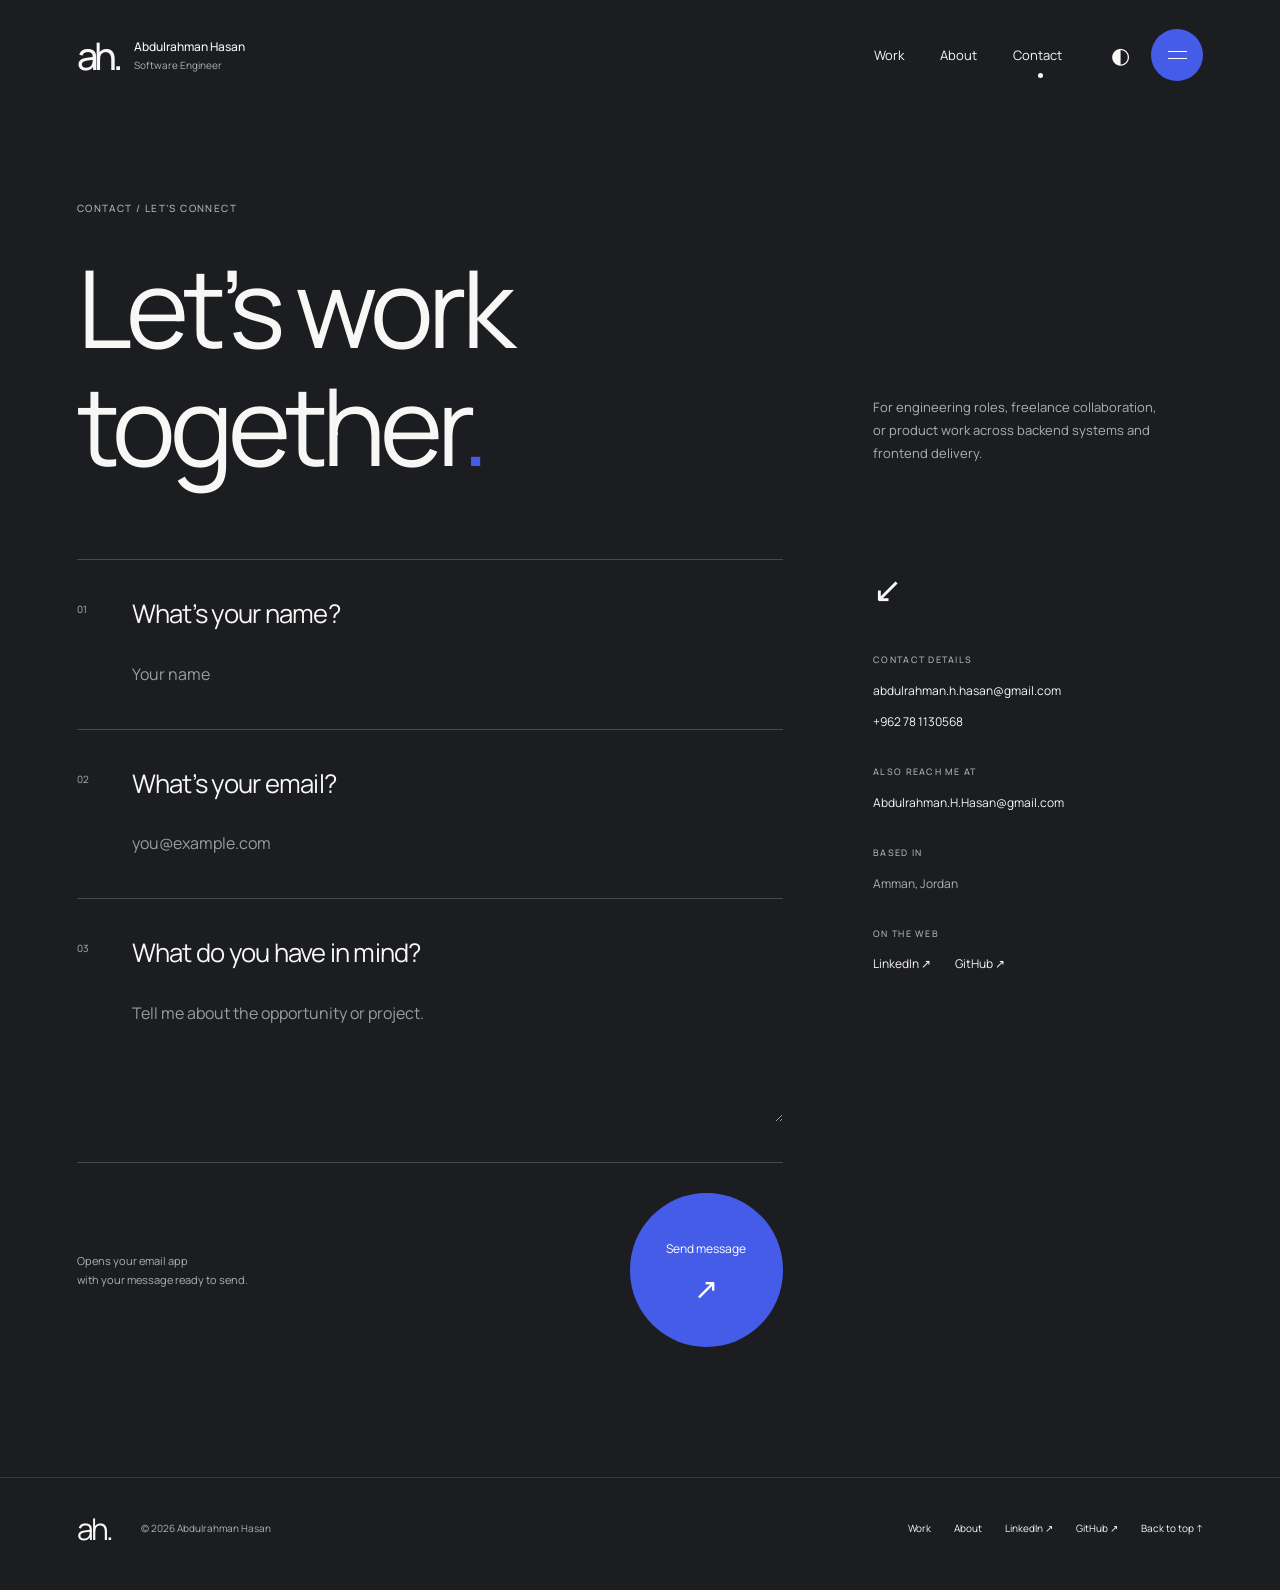
<file: contact.html>
<!doctype html>
<html lang="en" data-theme="light">
<head>
<meta charset="utf-8">
<meta name="viewport" content="width=device-width,initial-scale=1,viewport-fit=cover">
<meta name="description" content="Abdulrahman Hasan is a software engineer building scalable platforms, performant backend services, and maintainable user experiences with measurable business impact.">
<meta name="theme-color" content="#1c1d20">
<meta property="og:title" content="Contact | Abdulrahman Hasan">
<meta property="og:description" content="Abdulrahman Hasan is a software engineer building scalable platforms, performant backend services, and maintainable user experiences with measurable business impact.">
<meta property="og:type" content="website">
<title>Contact | Abdulrahman Hasan</title>
<link rel="preconnect" href="https://fonts.googleapis.com">
<link rel="preconnect" href="https://fonts.gstatic.com" crossorigin>
<link href="https://fonts.googleapis.com/css2?family=Manrope:wght@400;500;600;700&display=swap" rel="stylesheet">
<link rel="stylesheet" href="css/styles.css">
<script>try{document.documentElement.dataset.theme=localStorage.getItem('theme')==='dark'?'dark':'light'}catch(e){}</script>
<script src="js/motion.js" defer>
</script>
<script src="js/app.js" defer>
</script>
</head>
<body id="top" data-page="contact" class="contact-page">
<a class="skip-link" href="#main">Skip to content</a>
<header class="site-header">
<a class="brand" href="index.html" aria-label="Abdulrahman Hasan, home">
<span class="brand-monogram">ah.</span>
<span>Abdulrahman Hasan<small>Software Engineer</small>
</span>
</a>
<nav class="desktop-nav" aria-label="Main navigation">
<a href="work.html" >Work</a>
<a href="about.html" >About</a>
<a href="contact.html" aria-current="page">Contact</a>
</nav>
<div class="header-controls">
<button id="themeToggle" class="theme-toggle" aria-label="Switch to dark mode" aria-pressed="false">◐</button>
<button id="menuToggle" class="menu-toggle magnetic" aria-label="Open menu" aria-expanded="false" aria-controls="menuPanel">
<span>
</span>
<span>
</span>
</button>
</div>
</header>
<dialog id="menuPanel" class="menu-panel" aria-label="Site navigation">
<div class="menu-content">
<p class="eyebrow">Explore the portfolio</p>
<nav aria-label="Expanded navigation">
<a href="index.html" >
<span>Home</span>
<sup>01</sup>
</a>
<a href="work.html" >
<span>Work</span>
<sup>02</sup>
</a>
<a href="about.html" >
<span>About</span>
<sup>03</sup>
</a>
<a href="contact.html" aria-current="page">
<span>Contact</span>
<sup>04</sup>
</a>
</nav>
<div class="menu-socials">
<a href="https://linkedin.com/in/abdulrahmanhasan" target="_blank" rel="noopener noreferrer">LinkedIn ↗</a>
<a href="https://github.com/abdulrahmanhusam" target="_blank" rel="noopener noreferrer">GitHub ↗</a>
<button id="closeMenu">Close menu ↗</button>
</div>
<p class="menu-location">Amman, Jordan — Software Engineer</p>
</div>
</dialog>
<main id="main">
<section id="contact" class="contact-main container">
<div class="contact-page-heading" data-reveal>
<p class="eyebrow">Contact / Let’s connect</p>
<h1 data-heading>Let’s work<br>together<span class="accent">.</span>
</h1>
<p>For engineering roles, freelance collaboration, or product work across backend systems and frontend delivery.</p>
</div>
<div class="contact-layout">
<form id="contactForm">
<div class="form-field" data-reveal>
<span>01</span>
<div>
<label for="name">What’s your name?</label>
<input id="name" name="name" autocomplete="name" placeholder="Your name" required>
</div>
</div>
<div class="form-field" data-reveal>
<span>02</span>
<div>
<label for="email">What’s your email?</label>
<input id="email" name="email" type="email" autocomplete="email" placeholder="you@example.com" required>
</div>
</div>
<div class="form-field" data-reveal>
<span>03</span>
<div>
<label for="message">What do you have in mind?</label>
<textarea id="message" name="message" rows="4" placeholder="Tell me about the opportunity or project." required>
</textarea>
</div>
</div>
<div class="form-submit">
<p>Opens your email app<br>with your message ready to send.</p>
<button class="circle magnetic" type="submit">
<span>Send message</span>
<span class="arrow" aria-hidden="true">↗</span>
</button>
</div>
<p class="form-feedback" role="status" aria-live="polite">
</p>
</form>
<aside class="contact-details" data-reveal>
<span class="large-arrow" aria-hidden="true">↙</span>
<p class="eyebrow">Contact details</p>
<a href="mailto:abdulrahman.h.hasan@gmail.com">abdulrahman.h.hasan@gmail.com</a>
<a href="tel:+962781130568">+962 78 1130568</a>
<p class="eyebrow">Also reach me at</p>
<a href="mailto:Abdulrahman.H.Hasan@gmail.com">Abdulrahman.H.Hasan@gmail.com</a>
<p class="eyebrow">Based in</p>
<p>Amman, Jordan</p>
<p class="eyebrow">On the web</p>
<div class="social-links">
<a href="https://linkedin.com/in/abdulrahmanhasan" target="_blank" rel="noopener noreferrer">LinkedIn ↗</a>
<a href="https://github.com/abdulrahmanhusam" target="_blank" rel="noopener noreferrer">GitHub ↗</a>
</div>
</aside>
</div>
</section>
</main>
<footer class="site-footer dark">
<a class="footer-brand" href="index.html">ah.</a>
<p>© 2026 Abdulrahman Hasan</p>
<nav aria-label="Footer navigation">
<a href="work.html">Work</a>
<a href="about.html">About</a>
<a href="https://linkedin.com/in/abdulrahmanhasan" target="_blank" rel="noopener noreferrer">LinkedIn ↗</a>
<a href="https://github.com/abdulrahmanhusam" target="_blank" rel="noopener noreferrer">GitHub ↗</a>
<a href="#top">Back to top ↑</a>
</nav>
</footer>
<div class="transition-curtain" aria-hidden="true">
<span>Abdulrahman Hasan</span>
</div>
</body>
</html>
</file>
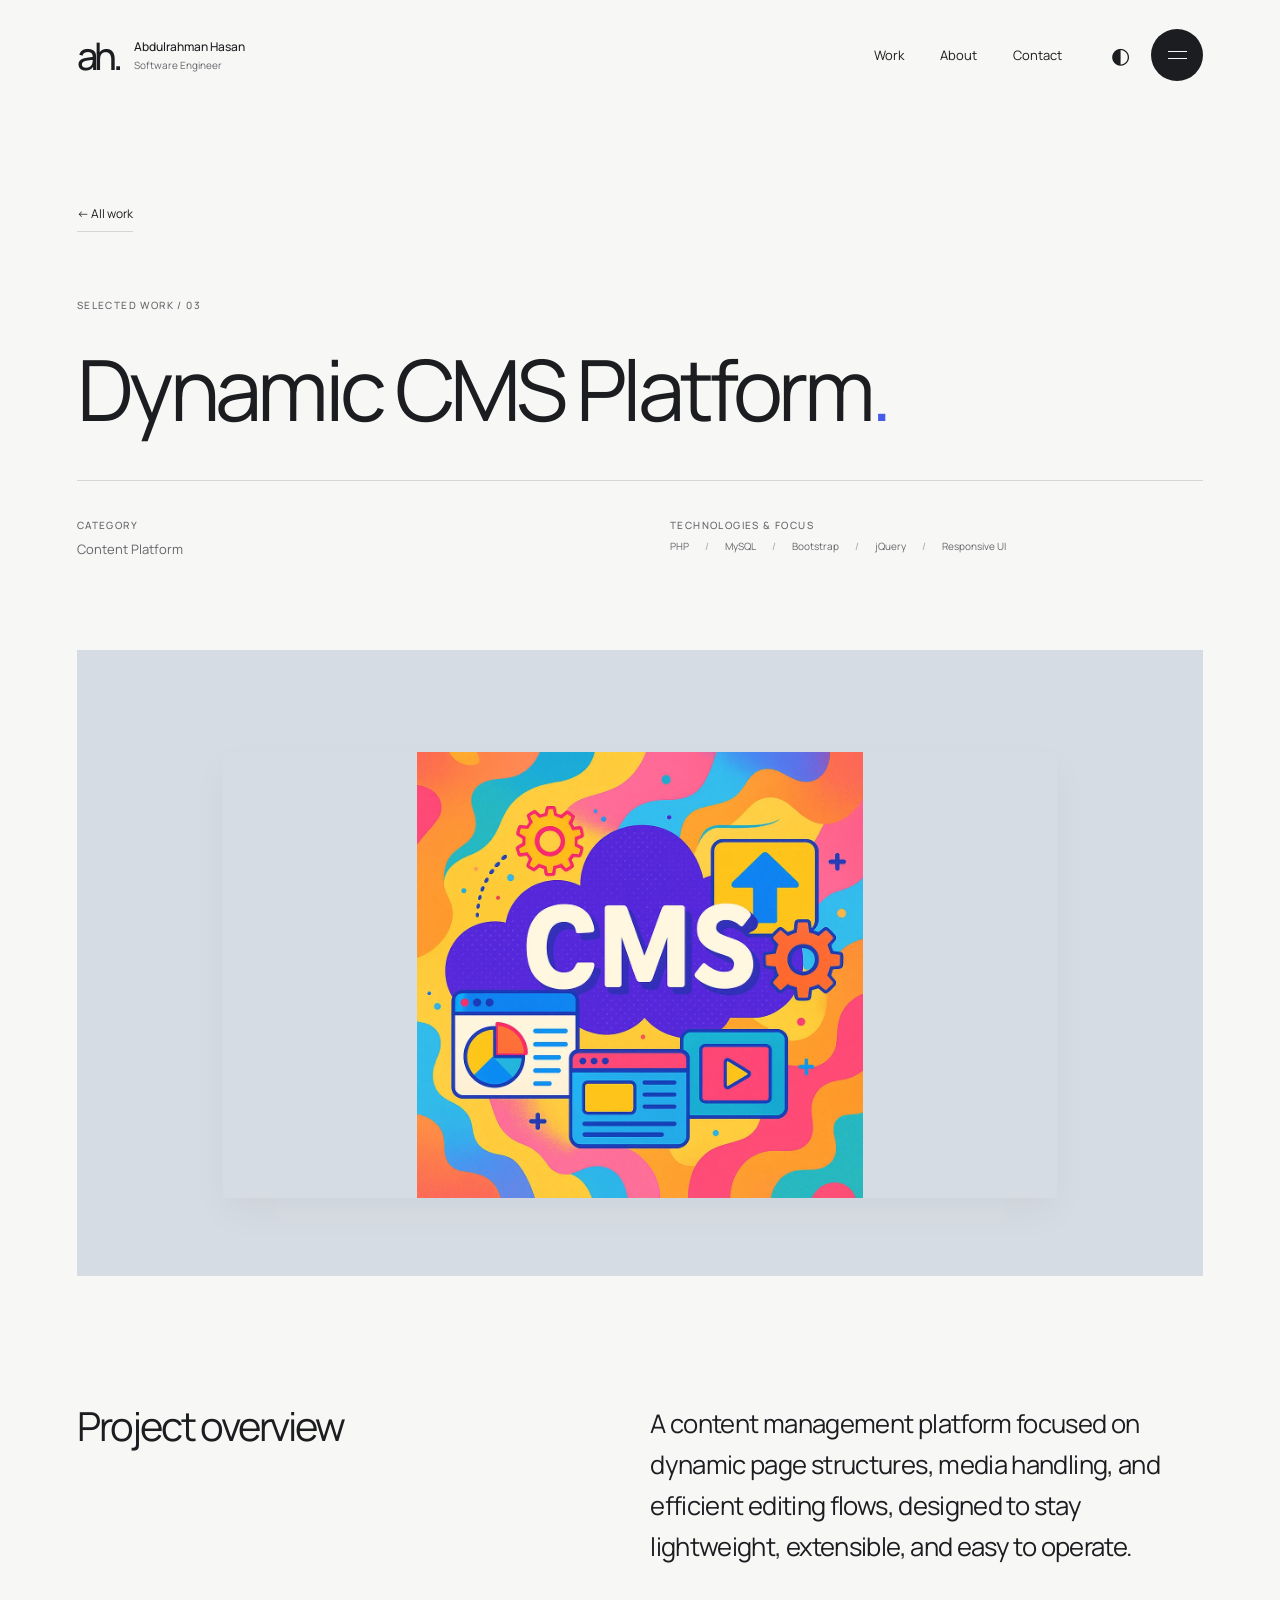
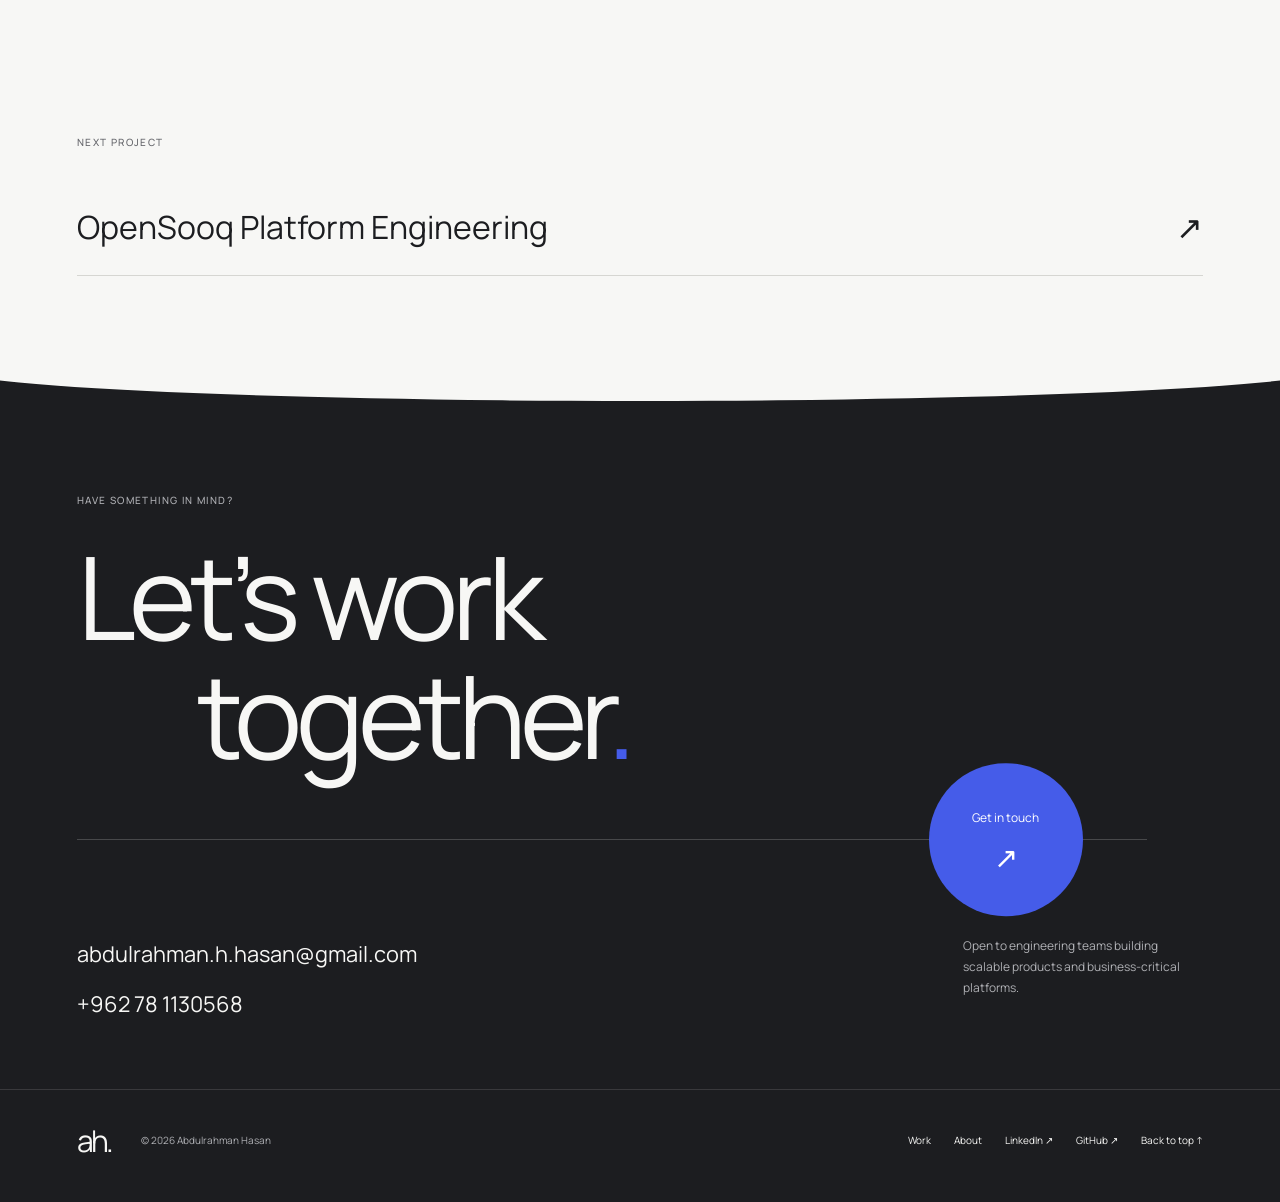
<file: project-cms.html>
<!doctype html>
<html lang="en" data-theme="light">
<head>
<meta charset="utf-8">
<meta name="viewport" content="width=device-width,initial-scale=1,viewport-fit=cover">
<meta name="description" content="Abdulrahman Hasan is a software engineer building scalable platforms, performant backend services, and maintainable user experiences with measurable business impact.">
<meta name="theme-color" content="#1c1d20">
<meta property="og:title" content="Dynamic CMS Platform | Abdulrahman Hasan">
<meta property="og:description" content="Abdulrahman Hasan is a software engineer building scalable platforms, performant backend services, and maintainable user experiences with measurable business impact.">
<meta property="og:type" content="website">
<title>Dynamic CMS Platform | Abdulrahman Hasan</title>
<link rel="preconnect" href="https://fonts.googleapis.com">
<link rel="preconnect" href="https://fonts.gstatic.com" crossorigin>
<link href="https://fonts.googleapis.com/css2?family=Manrope:wght@400;500;600;700&display=swap" rel="stylesheet">
<link rel="stylesheet" href="css/styles.css">
<script>try{document.documentElement.dataset.theme=localStorage.getItem('theme')==='dark'?'dark':'light'}catch(e){}</script>
<script src="js/motion.js" defer>
</script>
<script src="js/app.js" defer>
</script>
</head>
<body id="top" data-page="project-cms" class="">
<a class="skip-link" href="#main">Skip to content</a>
<header class="site-header">
<a class="brand" href="index.html" aria-label="Abdulrahman Hasan, home">
<span class="brand-monogram">ah.</span>
<span>Abdulrahman Hasan<small>Software Engineer</small>
</span>
</a>
<nav class="desktop-nav" aria-label="Main navigation">
<a href="work.html" >Work</a>
<a href="about.html" >About</a>
<a href="contact.html" >Contact</a>
</nav>
<div class="header-controls">
<button id="themeToggle" class="theme-toggle" aria-label="Switch to dark mode" aria-pressed="false">◐</button>
<button id="menuToggle" class="menu-toggle magnetic" aria-label="Open menu" aria-expanded="false" aria-controls="menuPanel">
<span>
</span>
<span>
</span>
</button>
</div>
</header>
<dialog id="menuPanel" class="menu-panel" aria-label="Site navigation">
<div class="menu-content">
<p class="eyebrow">Explore the portfolio</p>
<nav aria-label="Expanded navigation">
<a href="index.html" >
<span>Home</span>
<sup>01</sup>
</a>
<a href="work.html" >
<span>Work</span>
<sup>02</sup>
</a>
<a href="about.html" >
<span>About</span>
<sup>03</sup>
</a>
<a href="contact.html" >
<span>Contact</span>
<sup>04</sup>
</a>
</nav>
<div class="menu-socials">
<a href="https://linkedin.com/in/abdulrahmanhasan" target="_blank" rel="noopener noreferrer">LinkedIn ↗</a>
<a href="https://github.com/abdulrahmanhusam" target="_blank" rel="noopener noreferrer">GitHub ↗</a>
<button id="closeMenu">Close menu ↗</button>
</div>
<p class="menu-location">Amman, Jordan — Software Engineer</p>
</div>
</dialog>
<main id="main">
<section class="page-hero project-hero container">
<a class="text-link" href="work.html">← All work</a>
<p class="eyebrow" data-reveal>Selected work / 03</p>
<h1 data-heading>Dynamic CMS Platform<span class="accent">.</span>
</h1>
<div class="project-facts" data-reveal>
<div>
<span class="eyebrow">Category</span>
<p>Content Platform</p>
</div>
<div>
<span class="eyebrow">Technologies & focus</span>
<ul class="tags">
<li>PHP</li>
<li>MySQL</li>
<li>Bootstrap</li>
<li>jQuery</li>
<li>Responsive UI</li>
</ul>
</div>
</div>
</section>
<div class="container">
<div class="detail-visual tone-2" data-reveal>
<div class="parallax-media">
<img src="images/cms.webp" width="1024" height="1024" alt="CMS platform project" loading="eager" decoding="async">
</div>
</div>
</div>
<section class="section container">
<div class="project-overview">
<h2 data-reveal>Project overview</h2>
<div data-reveal>
<p class="lead">A content management platform focused on dynamic page structures, media handling, and efficient editing flows, designed to stay lightweight, extensible, and easy to operate.</p>
</div>
</div>
</section>
<section class="next-project container">
<p class="eyebrow">Next project</p>
<a class="pill magnetic" href="project-opensooq.html">
<span>OpenSooq Platform Engineering</span>
<span aria-hidden="true">↗</span>
</a>
</section>
<section id="contact" class="contact-footer dark">
<div class="container">
<div class="contact-heading" data-reveal>
<p class="eyebrow">Have something in mind?</p>
<h2>Let’s work<br>
<span class="contact-last">together<span class="accent">.</span>
</span>
</h2>
</div>
<div class="contact-rule" data-divider>
<span class="rule-line" aria-hidden="true">
</span>
<a class="circle magnetic " href="contact.html">
<span>Get in touch</span>
<span class="arrow" aria-hidden="true">↗</span>
</a>
</div>
<div class="contact-bottom">
<div class="contact-links">
<a href="mailto:abdulrahman.h.hasan@gmail.com">abdulrahman.h.hasan@gmail.com</a>
<a href="tel:+962781130568">+962 78 1130568</a>
</div>
<p>Open to engineering teams building scalable products and business-critical platforms.</p>
</div>
</div>
</section>
</main>
<footer class="site-footer dark">
<a class="footer-brand" href="index.html">ah.</a>
<p>© 2026 Abdulrahman Hasan</p>
<nav aria-label="Footer navigation">
<a href="work.html">Work</a>
<a href="about.html">About</a>
<a href="https://linkedin.com/in/abdulrahmanhasan" target="_blank" rel="noopener noreferrer">LinkedIn ↗</a>
<a href="https://github.com/abdulrahmanhusam" target="_blank" rel="noopener noreferrer">GitHub ↗</a>
<a href="#top">Back to top ↑</a>
</nav>
</footer>
<div class="transition-curtain" aria-hidden="true">
<span>Abdulrahman Hasan</span>
</div>
</body>
</html>
</file>
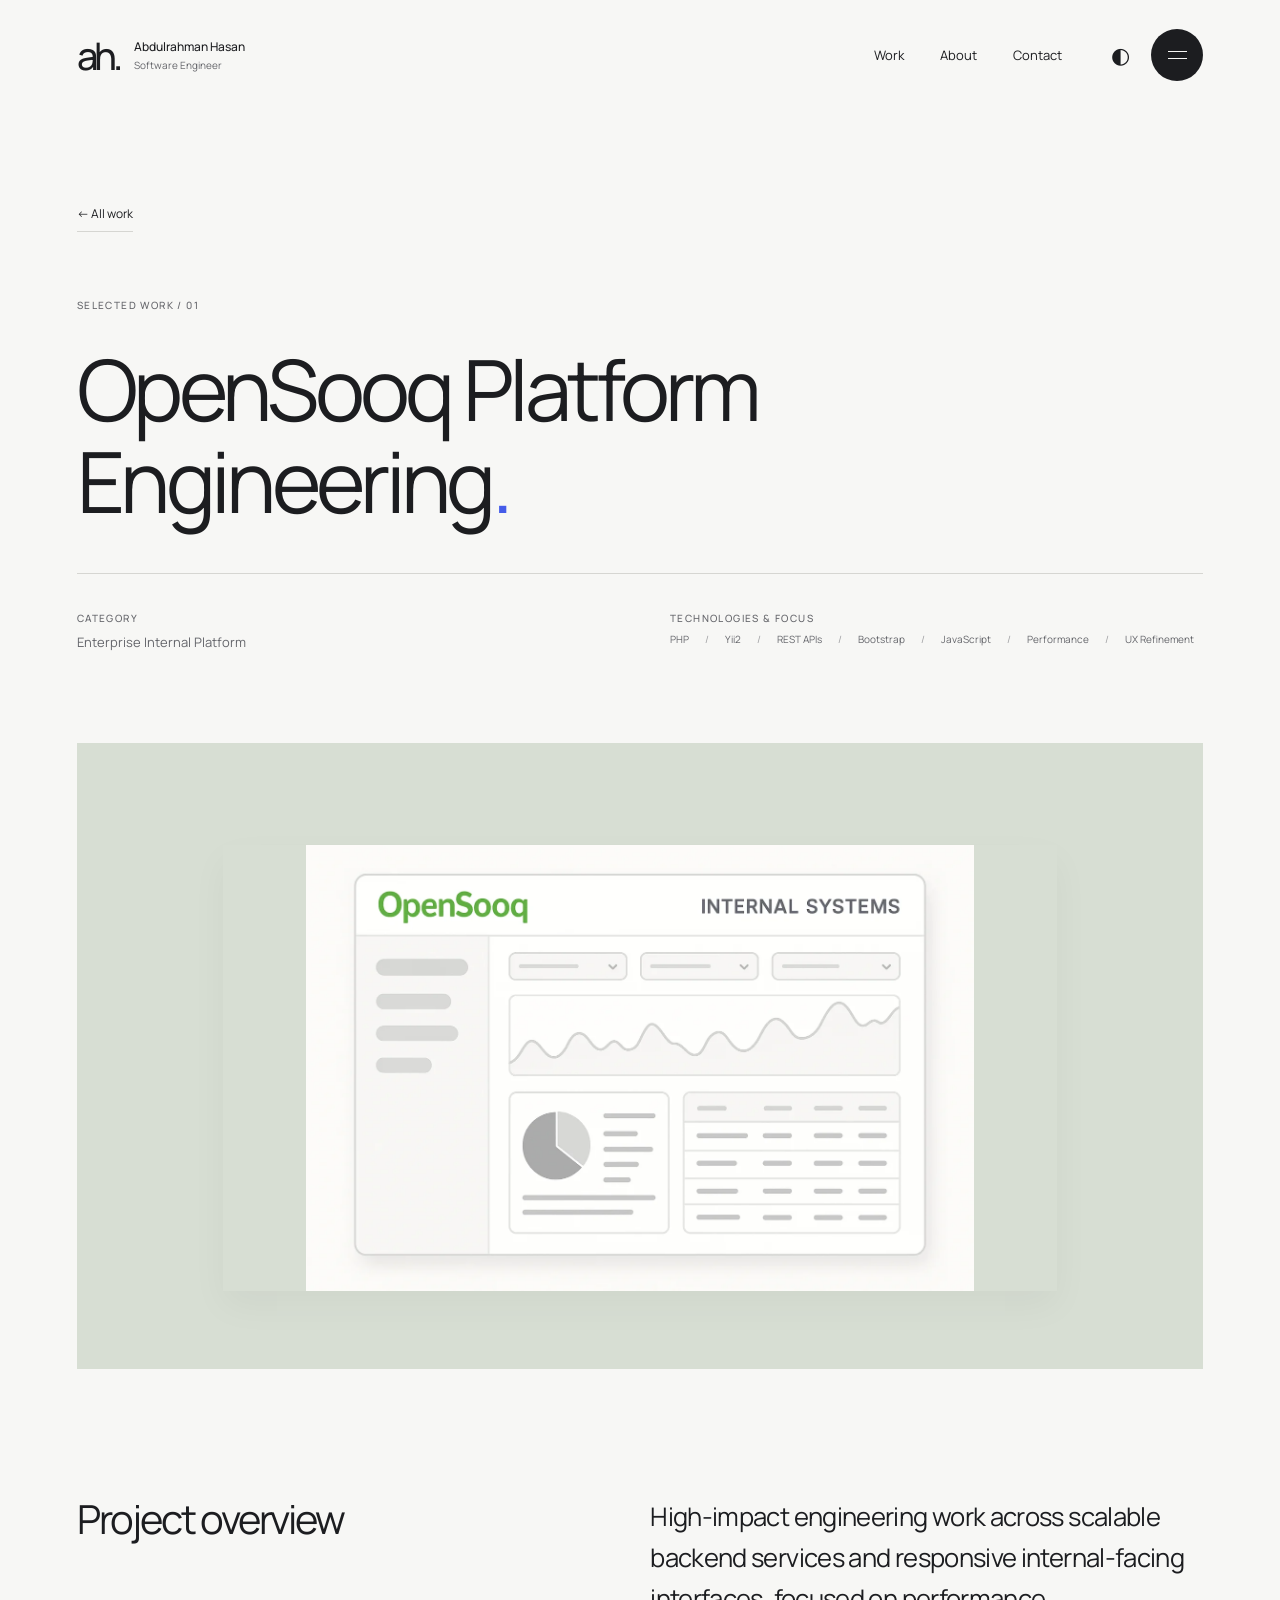
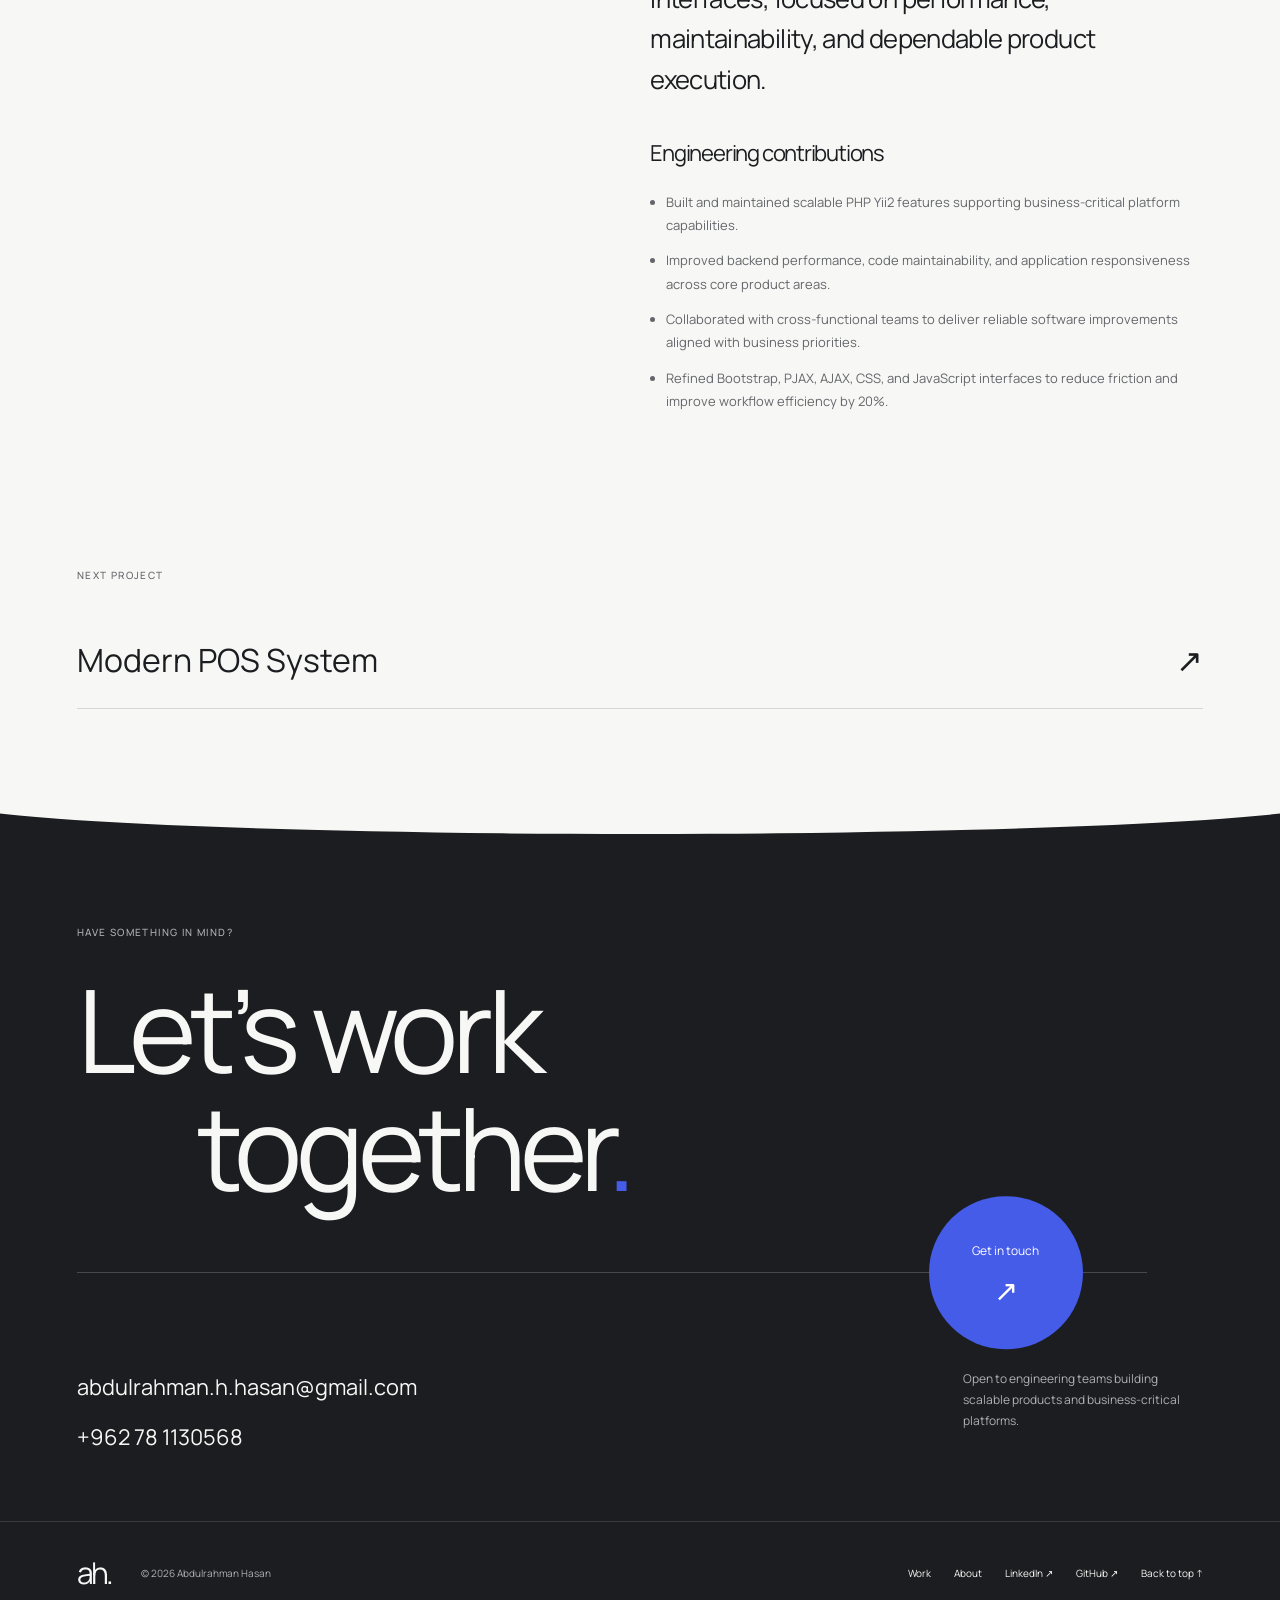
<file: project-opensooq.html>
<!doctype html>
<html lang="en" data-theme="light">
<head>
<meta charset="utf-8">
<meta name="viewport" content="width=device-width,initial-scale=1,viewport-fit=cover">
<meta name="description" content="Abdulrahman Hasan is a software engineer building scalable platforms, performant backend services, and maintainable user experiences with measurable business impact.">
<meta name="theme-color" content="#1c1d20">
<meta property="og:title" content="OpenSooq Platform Engineering | Abdulrahman Hasan">
<meta property="og:description" content="Abdulrahman Hasan is a software engineer building scalable platforms, performant backend services, and maintainable user experiences with measurable business impact.">
<meta property="og:type" content="website">
<title>OpenSooq Platform Engineering | Abdulrahman Hasan</title>
<link rel="preconnect" href="https://fonts.googleapis.com">
<link rel="preconnect" href="https://fonts.gstatic.com" crossorigin>
<link href="https://fonts.googleapis.com/css2?family=Manrope:wght@400;500;600;700&display=swap" rel="stylesheet">
<link rel="stylesheet" href="css/styles.css">
<script>try{document.documentElement.dataset.theme=localStorage.getItem('theme')==='dark'?'dark':'light'}catch(e){}</script>
<script src="js/motion.js" defer>
</script>
<script src="js/app.js" defer>
</script>
</head>
<body id="top" data-page="project-opensooq" class="">
<a class="skip-link" href="#main">Skip to content</a>
<header class="site-header">
<a class="brand" href="index.html" aria-label="Abdulrahman Hasan, home">
<span class="brand-monogram">ah.</span>
<span>Abdulrahman Hasan<small>Software Engineer</small>
</span>
</a>
<nav class="desktop-nav" aria-label="Main navigation">
<a href="work.html" >Work</a>
<a href="about.html" >About</a>
<a href="contact.html" >Contact</a>
</nav>
<div class="header-controls">
<button id="themeToggle" class="theme-toggle" aria-label="Switch to dark mode" aria-pressed="false">◐</button>
<button id="menuToggle" class="menu-toggle magnetic" aria-label="Open menu" aria-expanded="false" aria-controls="menuPanel">
<span>
</span>
<span>
</span>
</button>
</div>
</header>
<dialog id="menuPanel" class="menu-panel" aria-label="Site navigation">
<div class="menu-content">
<p class="eyebrow">Explore the portfolio</p>
<nav aria-label="Expanded navigation">
<a href="index.html" >
<span>Home</span>
<sup>01</sup>
</a>
<a href="work.html" >
<span>Work</span>
<sup>02</sup>
</a>
<a href="about.html" >
<span>About</span>
<sup>03</sup>
</a>
<a href="contact.html" >
<span>Contact</span>
<sup>04</sup>
</a>
</nav>
<div class="menu-socials">
<a href="https://linkedin.com/in/abdulrahmanhasan" target="_blank" rel="noopener noreferrer">LinkedIn ↗</a>
<a href="https://github.com/abdulrahmanhusam" target="_blank" rel="noopener noreferrer">GitHub ↗</a>
<button id="closeMenu">Close menu ↗</button>
</div>
<p class="menu-location">Amman, Jordan — Software Engineer</p>
</div>
</dialog>
<main id="main">
<section class="page-hero project-hero container">
<a class="text-link" href="work.html">← All work</a>
<p class="eyebrow" data-reveal>Selected work / 01</p>
<h1 data-heading>OpenSooq Platform Engineering<span class="accent">.</span>
</h1>
<div class="project-facts" data-reveal>
<div>
<span class="eyebrow">Category</span>
<p>Enterprise Internal Platform</p>
</div>
<div>
<span class="eyebrow">Technologies & focus</span>
<ul class="tags">
<li>PHP</li>
<li>Yii2</li>
<li>REST APIs</li>
<li>Bootstrap</li>
<li>JavaScript</li>
<li>Performance</li>
<li>UX Refinement</li>
</ul>
</div>
</div>
</section>
<div class="container">
<div class="detail-visual tone-0" data-reveal>
<div class="parallax-media">
<img src="images/OS.webp" width="1400" height="933" alt="OpenSooq platform engineering project" loading="eager" decoding="async">
</div>
</div>
</div>
<section class="section container">
<div class="project-overview">
<h2 data-reveal>Project overview</h2>
<div data-reveal>
<p class="lead">High-impact engineering work across scalable backend services and responsive internal-facing interfaces, focused on performance, maintainability, and dependable product execution.</p>
<h3>Engineering contributions</h3>
<ul class="contributions">
<li>Built and maintained scalable PHP Yii2 features supporting business-critical platform capabilities.</li>
<li>Improved backend performance, code maintainability, and application responsiveness across core product areas.</li>
<li>Collaborated with cross-functional teams to deliver reliable software improvements aligned with business priorities.</li>
<li>Refined Bootstrap, PJAX, AJAX, CSS, and JavaScript interfaces to reduce friction and improve workflow efficiency by 20%.</li>
</ul>
</div>
</div>
</section>
<section class="next-project container">
<p class="eyebrow">Next project</p>
<a class="pill magnetic" href="project-pos.html">
<span>Modern POS System</span>
<span aria-hidden="true">↗</span>
</a>
</section>
<section id="contact" class="contact-footer dark">
<div class="container">
<div class="contact-heading" data-reveal>
<p class="eyebrow">Have something in mind?</p>
<h2>Let’s work<br>
<span class="contact-last">together<span class="accent">.</span>
</span>
</h2>
</div>
<div class="contact-rule" data-divider>
<span class="rule-line" aria-hidden="true">
</span>
<a class="circle magnetic " href="contact.html">
<span>Get in touch</span>
<span class="arrow" aria-hidden="true">↗</span>
</a>
</div>
<div class="contact-bottom">
<div class="contact-links">
<a href="mailto:abdulrahman.h.hasan@gmail.com">abdulrahman.h.hasan@gmail.com</a>
<a href="tel:+962781130568">+962 78 1130568</a>
</div>
<p>Open to engineering teams building scalable products and business-critical platforms.</p>
</div>
</div>
</section>
</main>
<footer class="site-footer dark">
<a class="footer-brand" href="index.html">ah.</a>
<p>© 2026 Abdulrahman Hasan</p>
<nav aria-label="Footer navigation">
<a href="work.html">Work</a>
<a href="about.html">About</a>
<a href="https://linkedin.com/in/abdulrahmanhasan" target="_blank" rel="noopener noreferrer">LinkedIn ↗</a>
<a href="https://github.com/abdulrahmanhusam" target="_blank" rel="noopener noreferrer">GitHub ↗</a>
<a href="#top">Back to top ↑</a>
</nav>
</footer>
<div class="transition-curtain" aria-hidden="true">
<span>Abdulrahman Hasan</span>
</div>
</body>
</html>
</file>
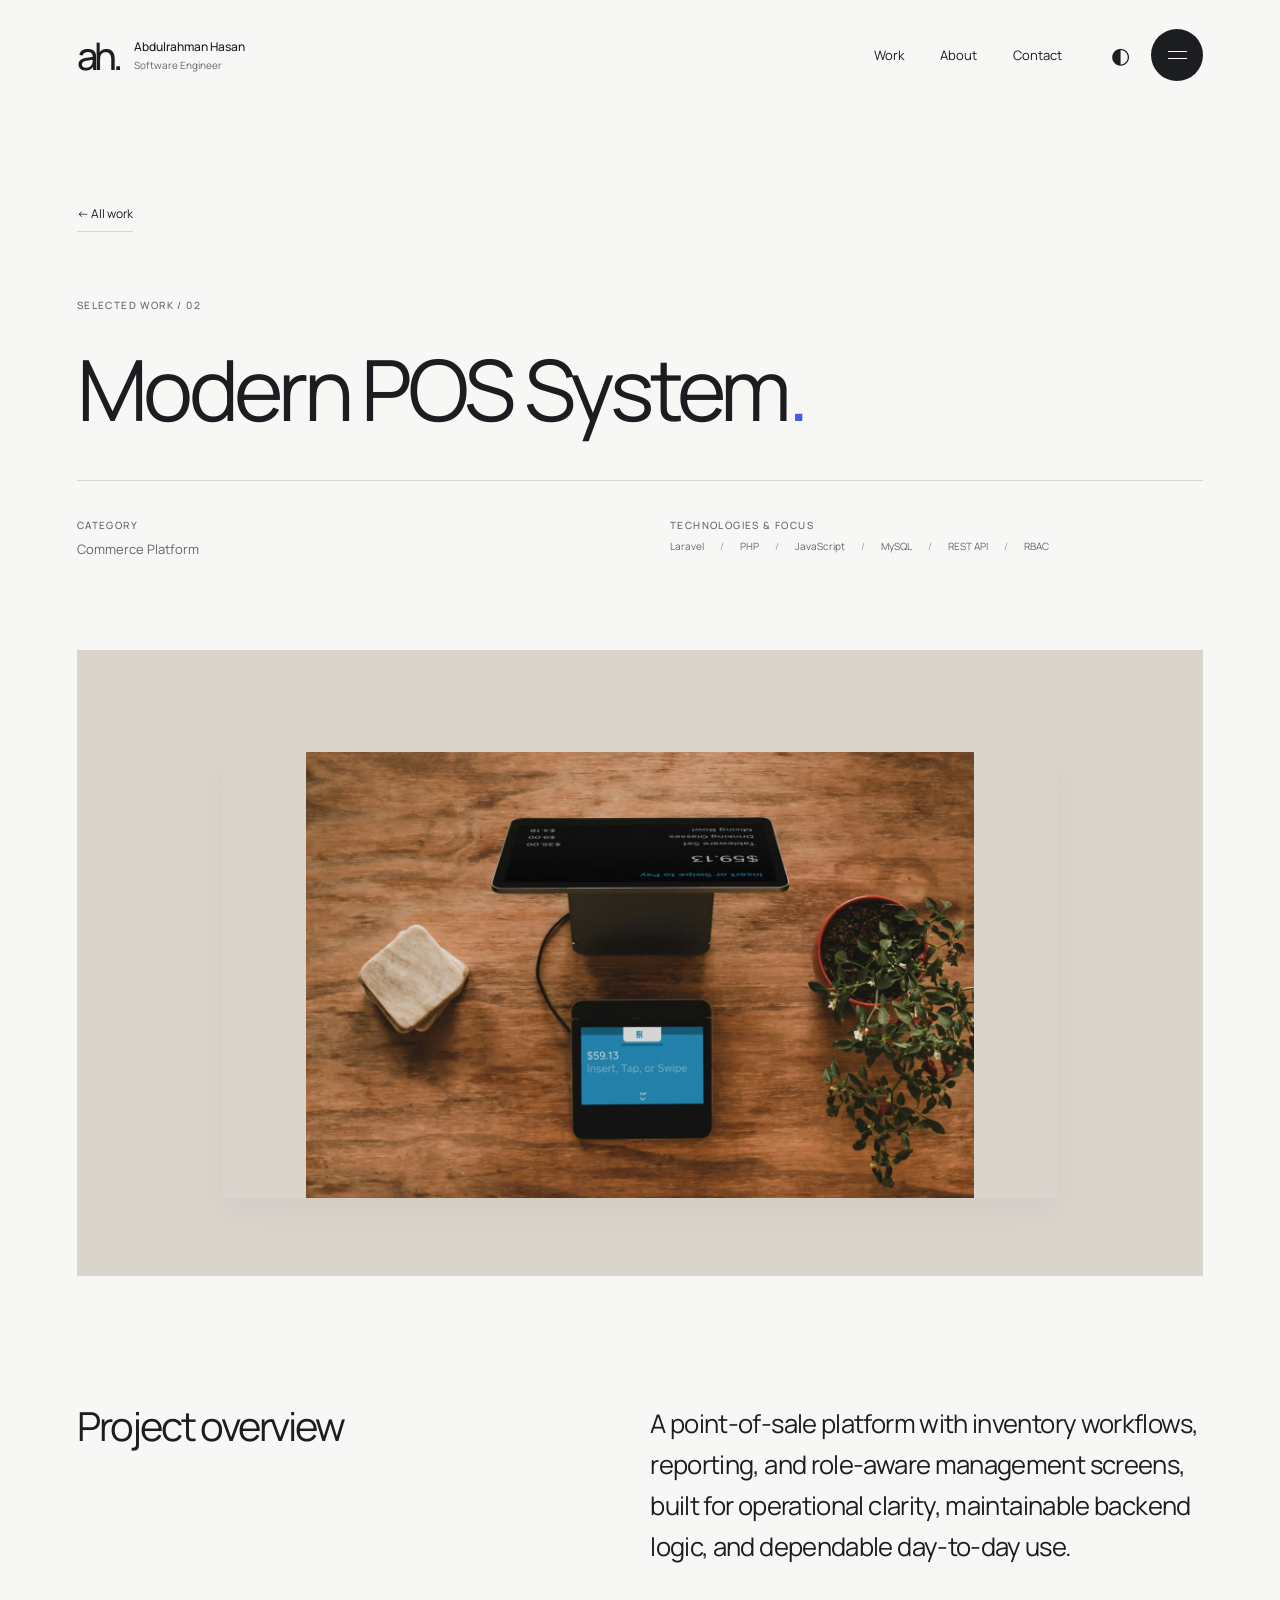
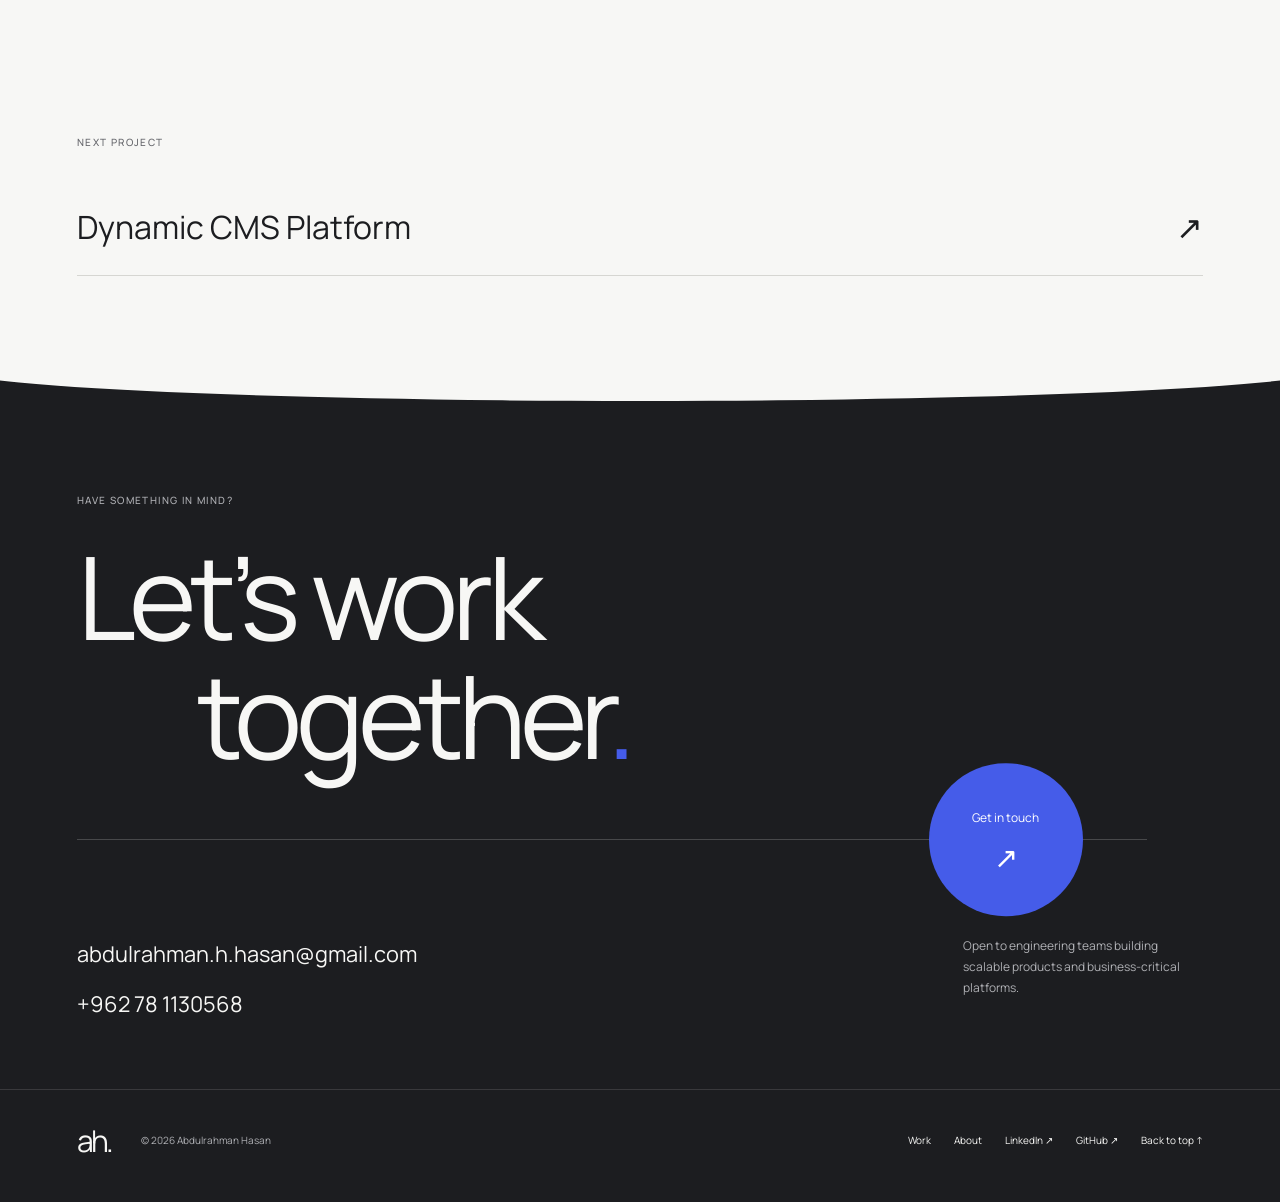
<file: project-pos.html>
<!doctype html>
<html lang="en" data-theme="light">
<head>
<meta charset="utf-8">
<meta name="viewport" content="width=device-width,initial-scale=1,viewport-fit=cover">
<meta name="description" content="Abdulrahman Hasan is a software engineer building scalable platforms, performant backend services, and maintainable user experiences with measurable business impact.">
<meta name="theme-color" content="#1c1d20">
<meta property="og:title" content="Modern POS System | Abdulrahman Hasan">
<meta property="og:description" content="Abdulrahman Hasan is a software engineer building scalable platforms, performant backend services, and maintainable user experiences with measurable business impact.">
<meta property="og:type" content="website">
<title>Modern POS System | Abdulrahman Hasan</title>
<link rel="preconnect" href="https://fonts.googleapis.com">
<link rel="preconnect" href="https://fonts.gstatic.com" crossorigin>
<link href="https://fonts.googleapis.com/css2?family=Manrope:wght@400;500;600;700&display=swap" rel="stylesheet">
<link rel="stylesheet" href="css/styles.css">
<script>try{document.documentElement.dataset.theme=localStorage.getItem('theme')==='dark'?'dark':'light'}catch(e){}</script>
<script src="js/motion.js" defer>
</script>
<script src="js/app.js" defer>
</script>
</head>
<body id="top" data-page="project-pos" class="">
<a class="skip-link" href="#main">Skip to content</a>
<header class="site-header">
<a class="brand" href="index.html" aria-label="Abdulrahman Hasan, home">
<span class="brand-monogram">ah.</span>
<span>Abdulrahman Hasan<small>Software Engineer</small>
</span>
</a>
<nav class="desktop-nav" aria-label="Main navigation">
<a href="work.html" >Work</a>
<a href="about.html" >About</a>
<a href="contact.html" >Contact</a>
</nav>
<div class="header-controls">
<button id="themeToggle" class="theme-toggle" aria-label="Switch to dark mode" aria-pressed="false">◐</button>
<button id="menuToggle" class="menu-toggle magnetic" aria-label="Open menu" aria-expanded="false" aria-controls="menuPanel">
<span>
</span>
<span>
</span>
</button>
</div>
</header>
<dialog id="menuPanel" class="menu-panel" aria-label="Site navigation">
<div class="menu-content">
<p class="eyebrow">Explore the portfolio</p>
<nav aria-label="Expanded navigation">
<a href="index.html" >
<span>Home</span>
<sup>01</sup>
</a>
<a href="work.html" >
<span>Work</span>
<sup>02</sup>
</a>
<a href="about.html" >
<span>About</span>
<sup>03</sup>
</a>
<a href="contact.html" >
<span>Contact</span>
<sup>04</sup>
</a>
</nav>
<div class="menu-socials">
<a href="https://linkedin.com/in/abdulrahmanhasan" target="_blank" rel="noopener noreferrer">LinkedIn ↗</a>
<a href="https://github.com/abdulrahmanhusam" target="_blank" rel="noopener noreferrer">GitHub ↗</a>
<button id="closeMenu">Close menu ↗</button>
</div>
<p class="menu-location">Amman, Jordan — Software Engineer</p>
</div>
</dialog>
<main id="main">
<section class="page-hero project-hero container">
<a class="text-link" href="work.html">← All work</a>
<p class="eyebrow" data-reveal>Selected work / 02</p>
<h1 data-heading>Modern POS System<span class="accent">.</span>
</h1>
<div class="project-facts" data-reveal>
<div>
<span class="eyebrow">Category</span>
<p>Commerce Platform</p>
</div>
<div>
<span class="eyebrow">Technologies & focus</span>
<ul class="tags">
<li>Laravel</li>
<li>PHP</li>
<li>JavaScript</li>
<li>MySQL</li>
<li>REST API</li>
<li>RBAC</li>
</ul>
</div>
</div>
</section>
<div class="container">
<div class="detail-visual tone-1" data-reveal>
<div class="parallax-media">
<img src="images/pos.webp" width="1400" height="934" alt="POS system project" loading="eager" decoding="async">
</div>
</div>
</div>
<section class="section container">
<div class="project-overview">
<h2 data-reveal>Project overview</h2>
<div data-reveal>
<p class="lead">A point-of-sale platform with inventory workflows, reporting, and role-aware management screens, built for operational clarity, maintainable backend logic, and dependable day-to-day use.</p>
</div>
</div>
</section>
<section class="next-project container">
<p class="eyebrow">Next project</p>
<a class="pill magnetic" href="project-cms.html">
<span>Dynamic CMS Platform</span>
<span aria-hidden="true">↗</span>
</a>
</section>
<section id="contact" class="contact-footer dark">
<div class="container">
<div class="contact-heading" data-reveal>
<p class="eyebrow">Have something in mind?</p>
<h2>Let’s work<br>
<span class="contact-last">together<span class="accent">.</span>
</span>
</h2>
</div>
<div class="contact-rule" data-divider>
<span class="rule-line" aria-hidden="true">
</span>
<a class="circle magnetic " href="contact.html">
<span>Get in touch</span>
<span class="arrow" aria-hidden="true">↗</span>
</a>
</div>
<div class="contact-bottom">
<div class="contact-links">
<a href="mailto:abdulrahman.h.hasan@gmail.com">abdulrahman.h.hasan@gmail.com</a>
<a href="tel:+962781130568">+962 78 1130568</a>
</div>
<p>Open to engineering teams building scalable products and business-critical platforms.</p>
</div>
</div>
</section>
</main>
<footer class="site-footer dark">
<a class="footer-brand" href="index.html">ah.</a>
<p>© 2026 Abdulrahman Hasan</p>
<nav aria-label="Footer navigation">
<a href="work.html">Work</a>
<a href="about.html">About</a>
<a href="https://linkedin.com/in/abdulrahmanhasan" target="_blank" rel="noopener noreferrer">LinkedIn ↗</a>
<a href="https://github.com/abdulrahmanhusam" target="_blank" rel="noopener noreferrer">GitHub ↗</a>
<a href="#top">Back to top ↑</a>
</nav>
</footer>
<div class="transition-curtain" aria-hidden="true">
<span>Abdulrahman Hasan</span>
</div>
</body>
</html>
</file>
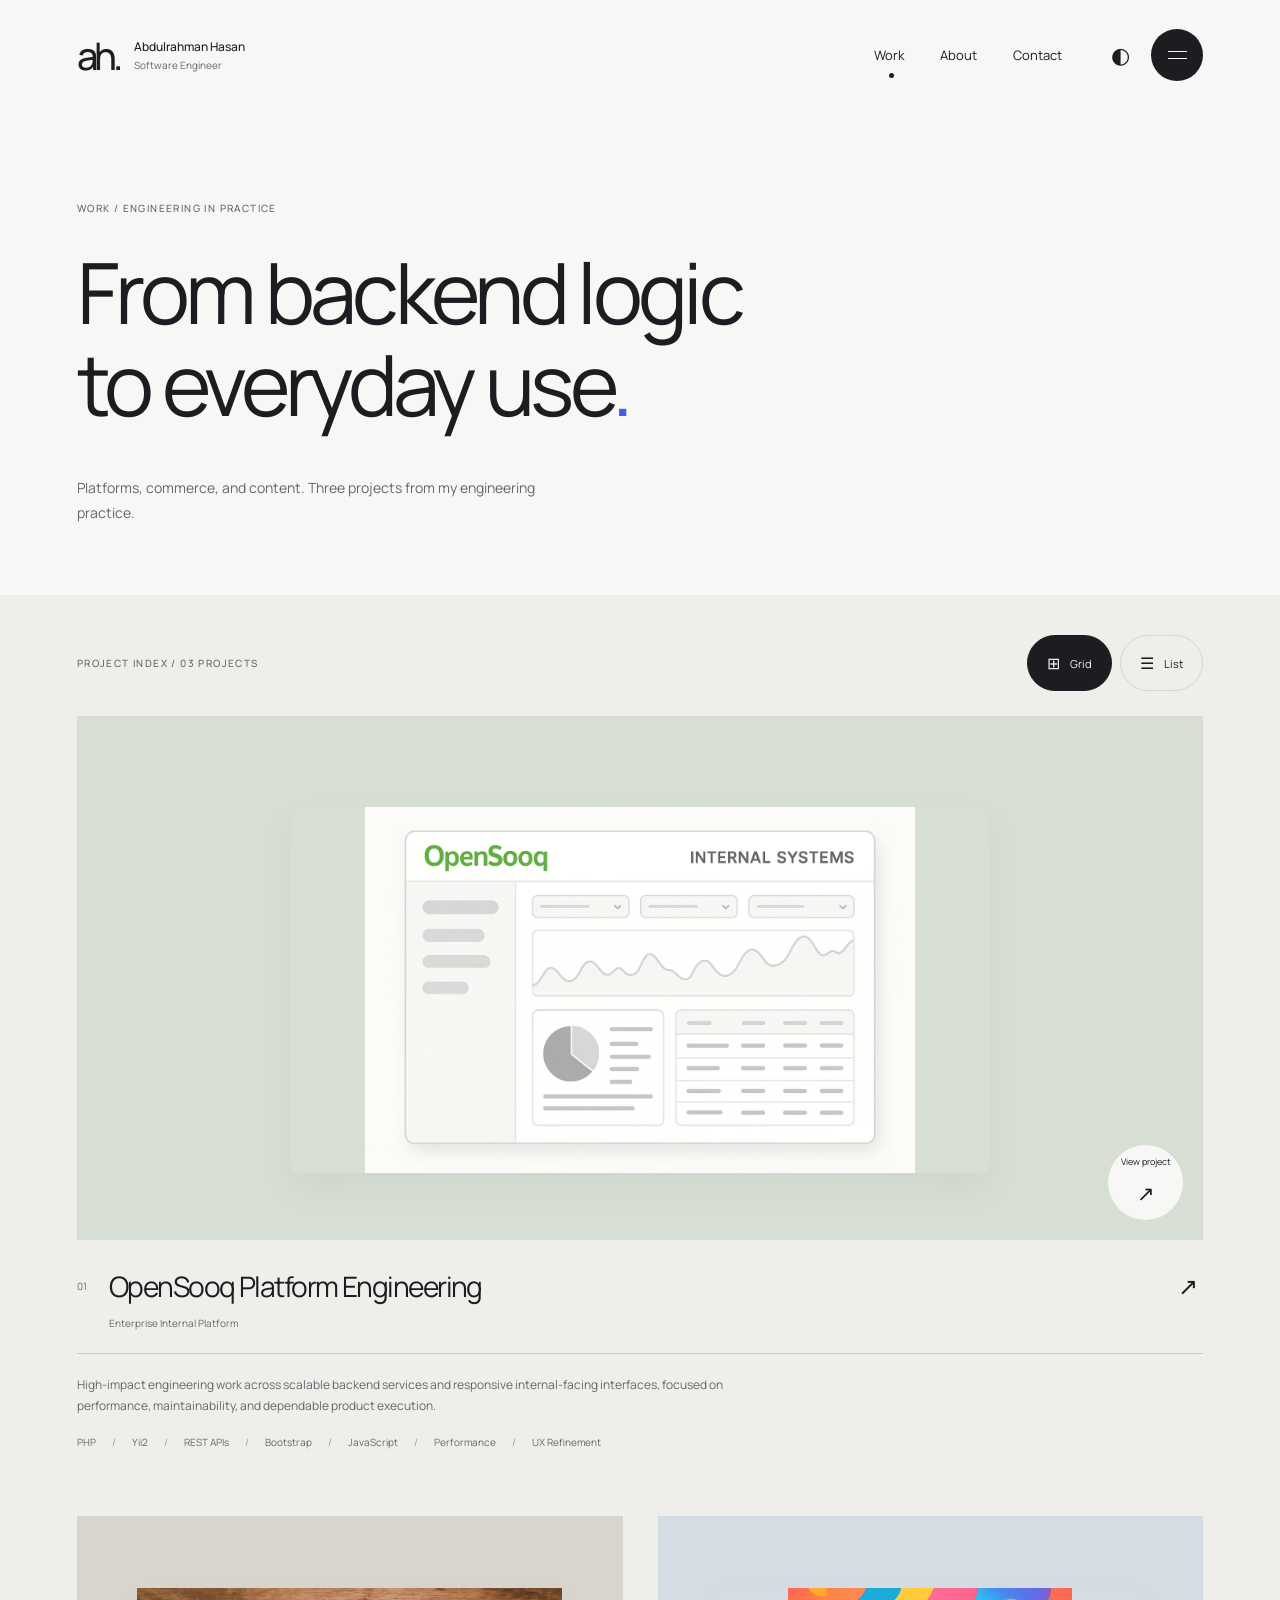
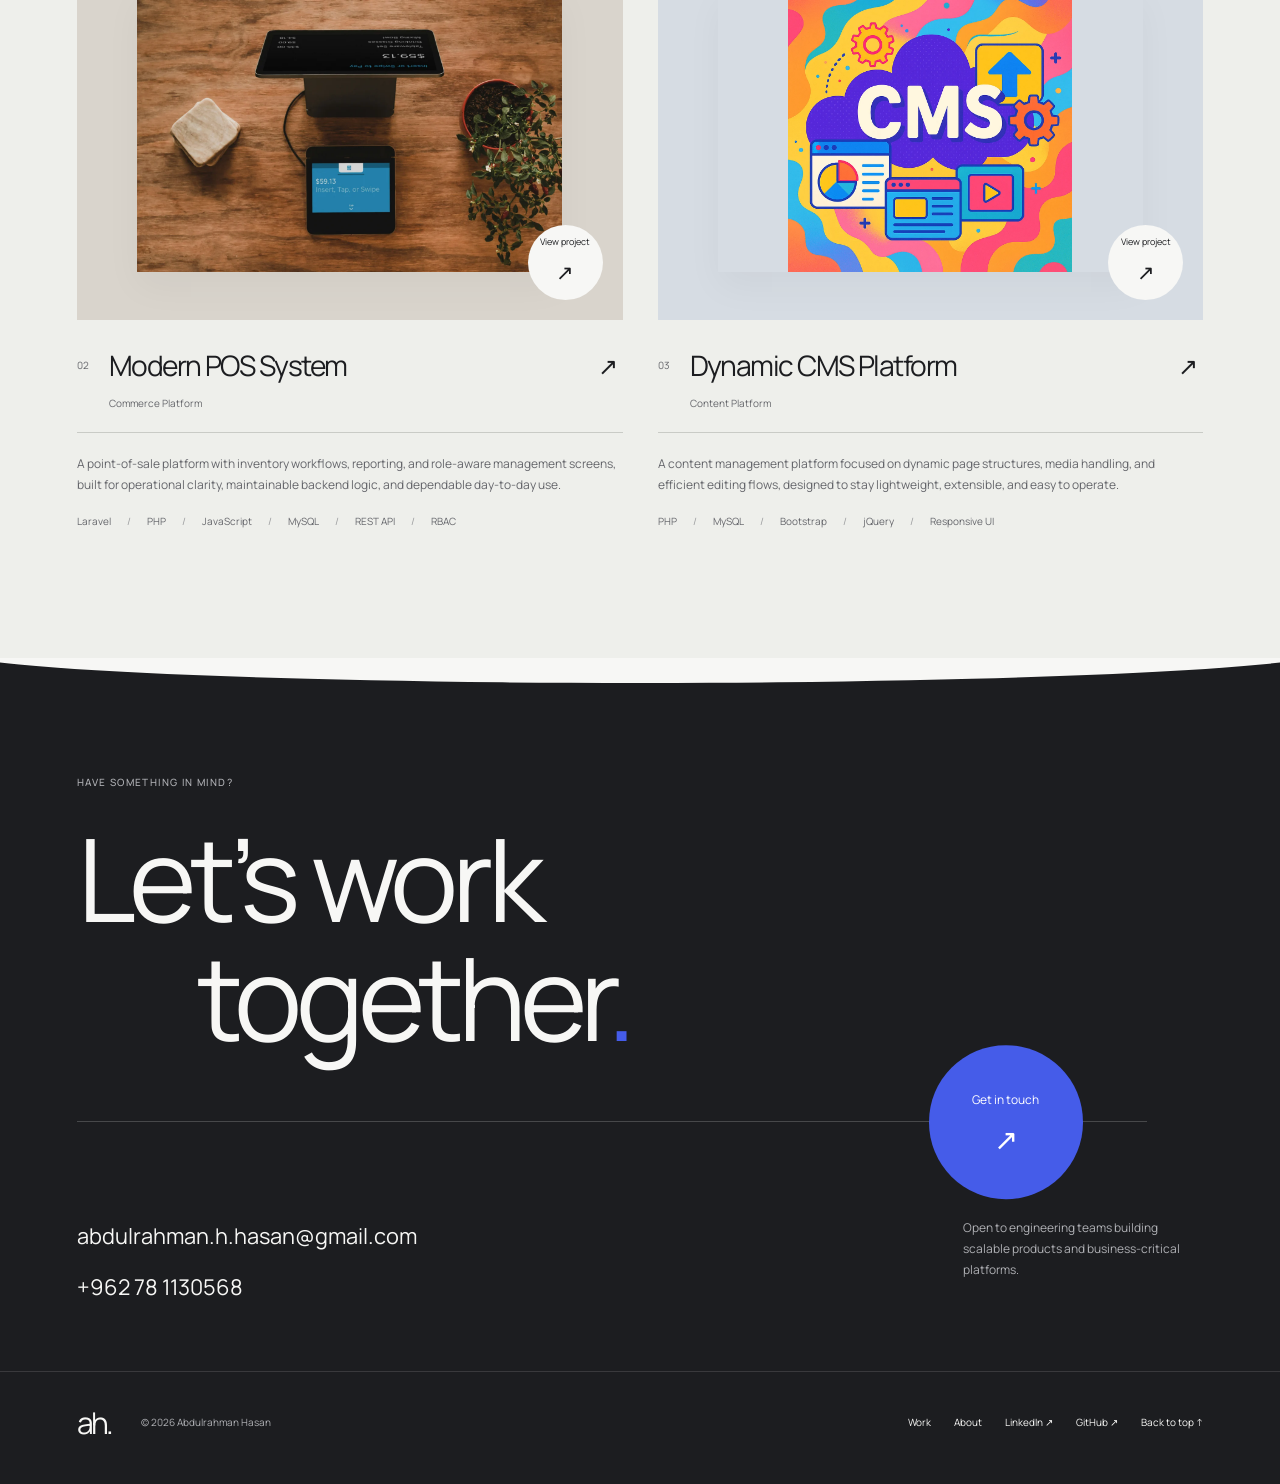
<file: work.html>
<!doctype html>
<html lang="en" data-theme="light">
<head>
<meta charset="utf-8">
<meta name="viewport" content="width=device-width,initial-scale=1,viewport-fit=cover">
<meta name="description" content="Abdulrahman Hasan is a software engineer building scalable platforms, performant backend services, and maintainable user experiences with measurable business impact.">
<meta name="theme-color" content="#1c1d20">
<meta property="og:title" content="Work | Abdulrahman Hasan">
<meta property="og:description" content="Abdulrahman Hasan is a software engineer building scalable platforms, performant backend services, and maintainable user experiences with measurable business impact.">
<meta property="og:type" content="website">
<title>Work | Abdulrahman Hasan</title>
<link rel="preconnect" href="https://fonts.googleapis.com">
<link rel="preconnect" href="https://fonts.gstatic.com" crossorigin>
<link href="https://fonts.googleapis.com/css2?family=Manrope:wght@400;500;600;700&display=swap" rel="stylesheet">
<link rel="stylesheet" href="css/styles.css">
<script>try{document.documentElement.dataset.theme=localStorage.getItem('theme')==='dark'?'dark':'light'}catch(e){}</script>
<script src="js/motion.js" defer>
</script>
<script src="js/app.js" defer>
</script>
</head>
<body id="top" data-page="work" class="">
<a class="skip-link" href="#main">Skip to content</a>
<header class="site-header">
<a class="brand" href="index.html" aria-label="Abdulrahman Hasan, home">
<span class="brand-monogram">ah.</span>
<span>Abdulrahman Hasan<small>Software Engineer</small>
</span>
</a>
<nav class="desktop-nav" aria-label="Main navigation">
<a href="work.html" aria-current="page">Work</a>
<a href="about.html" >About</a>
<a href="contact.html" >Contact</a>
</nav>
<div class="header-controls">
<button id="themeToggle" class="theme-toggle" aria-label="Switch to dark mode" aria-pressed="false">◐</button>
<button id="menuToggle" class="menu-toggle magnetic" aria-label="Open menu" aria-expanded="false" aria-controls="menuPanel">
<span>
</span>
<span>
</span>
</button>
</div>
</header>
<dialog id="menuPanel" class="menu-panel" aria-label="Site navigation">
<div class="menu-content">
<p class="eyebrow">Explore the portfolio</p>
<nav aria-label="Expanded navigation">
<a href="index.html" >
<span>Home</span>
<sup>01</sup>
</a>
<a href="work.html" aria-current="page">
<span>Work</span>
<sup>02</sup>
</a>
<a href="about.html" >
<span>About</span>
<sup>03</sup>
</a>
<a href="contact.html" >
<span>Contact</span>
<sup>04</sup>
</a>
</nav>
<div class="menu-socials">
<a href="https://linkedin.com/in/abdulrahmanhasan" target="_blank" rel="noopener noreferrer">LinkedIn ↗</a>
<a href="https://github.com/abdulrahmanhusam" target="_blank" rel="noopener noreferrer">GitHub ↗</a>
<button id="closeMenu">Close menu ↗</button>
</div>
<p class="menu-location">Amman, Jordan — Software Engineer</p>
</div>
</dialog>
<main id="main">
<section class="page-hero container">
<p class="eyebrow" data-reveal>Work / Engineering in practice</p>
<h1 data-heading>From backend logic<br>to everyday use<span class="accent">.</span>
</h1>
<p class="page-subtitle" data-reveal>Platforms, commerce, and content. Three projects from my engineering practice.</p>
</section>
<section id="projects" class="section work-section">
<div class="container">
<div class="section-top" data-reveal>
<p class="eyebrow">Project index / 03 projects</p>
<div class="view-controls" aria-label="Project layout">
<button data-view="grid" aria-pressed="true" aria-label="Show project grid">⊞ <span>Grid</span>
</button>
<button data-view="list" aria-pressed="false" aria-label="Show project list">☰ <span>List</span>
</button>
</div>
</div>
<div class="project-grid" data-projects>
<article class="project-card" data-reveal>
<a class="project-link" href="project-opensooq.html" data-project-preview="images/OS.webp" data-preview-tone="tone-0">
<div class="project-visual tone-0">
<div class="parallax-media">
<img src="images/OS.webp" width="1400" height="933" alt="OpenSooq platform engineering project" loading="lazy" decoding="async">
</div>
<span class="view-disc magnetic">
<span>View project</span>
<span aria-hidden="true">↗</span>
</span>
</div>
<div class="project-caption">
<span class="project-number">01</span>
<h3>OpenSooq Platform Engineering</h3>
<span class="project-category">Enterprise Internal Platform</span>
<span class="project-arrow" aria-hidden="true">↗</span>
</div>
</a>
<div class="project-support">
<p>High-impact engineering work across scalable backend services and responsive internal-facing interfaces, focused on performance, maintainability, and dependable product execution.</p>
<ul class="tags">
<li>PHP</li>
<li>Yii2</li>
<li>REST APIs</li>
<li>Bootstrap</li>
<li>JavaScript</li>
<li>Performance</li>
<li>UX Refinement</li>
</ul>
</div>
</article>
<article class="project-card" data-reveal>
<a class="project-link" href="project-pos.html" data-project-preview="images/pos.webp" data-preview-tone="tone-1">
<div class="project-visual tone-1">
<div class="parallax-media">
<img src="images/pos.webp" width="1400" height="934" alt="POS system project" loading="lazy" decoding="async">
</div>
<span class="view-disc magnetic">
<span>View project</span>
<span aria-hidden="true">↗</span>
</span>
</div>
<div class="project-caption">
<span class="project-number">02</span>
<h3>Modern POS System</h3>
<span class="project-category">Commerce Platform</span>
<span class="project-arrow" aria-hidden="true">↗</span>
</div>
</a>
<div class="project-support">
<p>A point-of-sale platform with inventory workflows, reporting, and role-aware management screens, built for operational clarity, maintainable backend logic, and dependable day-to-day use.</p>
<ul class="tags">
<li>Laravel</li>
<li>PHP</li>
<li>JavaScript</li>
<li>MySQL</li>
<li>REST API</li>
<li>RBAC</li>
</ul>
</div>
</article>
<article class="project-card" data-reveal>
<a class="project-link" href="project-cms.html" data-project-preview="images/cms.webp" data-preview-tone="tone-2">
<div class="project-visual tone-2">
<div class="parallax-media">
<img src="images/cms.webp" width="1024" height="1024" alt="CMS platform project" loading="lazy" decoding="async">
</div>
<span class="view-disc magnetic">
<span>View project</span>
<span aria-hidden="true">↗</span>
</span>
</div>
<div class="project-caption">
<span class="project-number">03</span>
<h3>Dynamic CMS Platform</h3>
<span class="project-category">Content Platform</span>
<span class="project-arrow" aria-hidden="true">↗</span>
</div>
</a>
<div class="project-support">
<p>A content management platform focused on dynamic page structures, media handling, and efficient editing flows, designed to stay lightweight, extensible, and easy to operate.</p>
<ul class="tags">
<li>PHP</li>
<li>MySQL</li>
<li>Bootstrap</li>
<li>jQuery</li>
<li>Responsive UI</li>
</ul>
</div>
</article>
</div>
</div>
</section>
<section id="contact" class="contact-footer dark">
<div class="container">
<div class="contact-heading" data-reveal>
<p class="eyebrow">Have something in mind?</p>
<h2>Let’s work<br>
<span class="contact-last">together<span class="accent">.</span>
</span>
</h2>
</div>
<div class="contact-rule" data-divider>
<span class="rule-line" aria-hidden="true">
</span>
<a class="circle magnetic " href="contact.html">
<span>Get in touch</span>
<span class="arrow" aria-hidden="true">↗</span>
</a>
</div>
<div class="contact-bottom">
<div class="contact-links">
<a href="mailto:abdulrahman.h.hasan@gmail.com">abdulrahman.h.hasan@gmail.com</a>
<a href="tel:+962781130568">+962 78 1130568</a>
</div>
<p>Open to engineering teams building scalable products and business-critical platforms.</p>
</div>
</div>
</section>
</main>
<footer class="site-footer dark">
<a class="footer-brand" href="index.html">ah.</a>
<p>© 2026 Abdulrahman Hasan</p>
<nav aria-label="Footer navigation">
<a href="work.html">Work</a>
<a href="about.html">About</a>
<a href="https://linkedin.com/in/abdulrahmanhasan" target="_blank" rel="noopener noreferrer">LinkedIn ↗</a>
<a href="https://github.com/abdulrahmanhusam" target="_blank" rel="noopener noreferrer">GitHub ↗</a>
<a href="#top">Back to top ↑</a>
</nav>
</footer>
<div class="transition-curtain" aria-hidden="true">
<span>Abdulrahman Hasan</span>
</div>
</body>
</html>
</file>
<file: css/styles.css>
﻿:root {
  --paper: #f7f7f5;
  --ink: #1c1d20;
  --muted: #65666b;
  --line: #d6d6d2;
  --accent: #455ce9;
  --dark: #1c1d20;
  --white: #f7f7f5;
  --gutter: clamp(22px, 6vw, 100px);
  --space: clamp(75px, 10vw, 160px);
  --ease: cubic-bezier(0.22, 1, 0.36, 1);
  color-scheme: light;
}
*,
*::before,
*::after {
  box-sizing: border-box;
}
html {
  scroll-behavior: smooth;
  scroll-padding-top: 95px;
}
body {
  margin: 0;
  background: var(--paper);
  color: var(--ink);
  font:
    400 15px/1.75 Manrope,
    Arial,
    sans-serif;
  -webkit-font-smoothing: antialiased;
}
body.menu-open {
  overflow: hidden;
}
::selection {
  background: var(--accent);
  color: #fff;
}
a {
  color: inherit;
  text-decoration: none;
}
button,
input,
textarea {
  font: inherit;
}
button {
  cursor: pointer;
}
button,
a {
  -webkit-tap-highlight-color: transparent;
}
button {
  color: inherit;
}
a:focus-visible,
button:focus-visible,
input:focus-visible,
textarea:focus-visible {
  outline: 3px solid var(--accent);
  outline-offset: 6px;
}
[tabindex="-1"]:focus {
  outline: none;
}
img {
  display: block;
  max-width: 100%;
}
figure {
  margin: 0;
}
h1,
h2,
h3,
p {
  margin-top: 0;
}
h1,
h2,
h3 {
  font-weight: 400;
  line-height: 1.1;
  letter-spacing: -0.055em;
}
h1 {
  font-size: clamp(48px, 6.6vw, 108px);
}
h2 {
  font-size: clamp(34px, 4.4vw, 72px);
}
h3 {
  font-size: clamp(23px, 2.4vw, 38px);
}
p {
  color: var(--muted);
  margin-bottom: 1.5em;
}
ul {
  padding-left: 1.2em;
}
button {
  border: 0;
}
sup {
  font-size: 0.5em;
  vertical-align: super;
  margin-left: 6px;
  letter-spacing: 0;
}
.container {
  max-width: 1640px;
  margin-inline: auto;
  padding-inline: var(--gutter);
}
.section {
  padding-block: var(--space);
}
.eyebrow {
  font-size: 10px;
  font-weight: 500;
  text-transform: uppercase;
  letter-spacing: 0.14em;
  color: var(--muted);
  margin-bottom: 28px;
}
.accent {
  color: var(--accent);
}
.lead {
  font-size: clamp(19px, 2vw, 28px);
  line-height: 1.6;
  letter-spacing: -0.025em;
  color: var(--ink);
}
.large-arrow {
  font-size: 50px;
  display: block;
  margin-bottom: 30px;
}
.text-link {
  display: inline-block;
  border-bottom: 1px solid var(--line);
  padding-bottom: 7px;
  font-size: 12px;
  overflow-wrap: anywhere;
}
.text-link:hover {
  color: var(--accent);
}
.skip-link {
  position: fixed;
  z-index: 250;
  top: 10px;
  left: 20px;
  background: var(--paper);
  padding: 12px 20px;
  transform: translateY(-200%);
}
.skip-link:focus {
  transform: none;
}
/* Shared navigation */
.site-header {
  height: 110px;
  padding: 0 var(--gutter);
  display: flex;
  align-items: center;
  gap: 40px;
  position: relative;
  z-index: 40;
}
.brand {
  display: flex;
  align-items: center;
  gap: 15px;
  font-size: 12px;
  font-weight: 500;
  line-height: 1.6;
}
.brand-monogram {
  font-size: 38px;
  letter-spacing: -0.1em;
}
.brand small {
  display: block;
  color: var(--muted);
  font-size: 10px;
  font-weight: 400;
}
.desktop-nav {
  display: flex;
  align-items: center;
  gap: 36px;
  margin-left: auto;
}
.desktop-nav a {
  font-size: 13px;
  position: relative;
}
.desktop-nav a::after {
  content: "";
  position: absolute;
  bottom: -12px;
  left: 50%;
  height: 5px;
  width: 5px;
  border-radius: 50%;
  background: currentColor;
  transform: scale(0);
  transition: transform 0.3s;
}
.desktop-nav a:hover::after,
.desktop-nav a[aria-current]::after {
  transform: scale(1);
}
.header-controls {
  padding-right: 65px;
  display: flex;
}
.theme-toggle {
  width: 36px;
  height: 36px;
  background: none;
  font-size: 22px;
  line-height: 1;
}
.menu-toggle {
  position: fixed;
  right: var(--gutter);
  top: 29px;
  width: 52px;
  height: 52px;
  border-radius: 50%;
  background: var(--ink);
  color: var(--paper);
  display: grid;
  align-content: center;
  justify-content: center;
  gap: 6px;
  z-index: 100;
  transition: background 0.3s;
}
.menu-toggle:hover {
  background: var(--accent);
  color: white;
}
.menu-toggle > span {
  width: 19px;
  height: 1px;
  background: currentColor;
  transition:
    transform 0.45s var(--ease),
    translate 0.4s var(--ease);
  translate: var(--mx, 0px) var(--my, 0px);
}
.menu-open .menu-toggle {
  background: var(--accent);
  color: white;
}
.menu-open .menu-toggle > span:first-child {
  transform: translateY(3.5px) rotate(45deg);
}
.menu-open .menu-toggle > span:last-child {
  transform: translateY(-3.5px) rotate(-45deg);
}
.menu-panel {
  position: fixed;
  inset: 0;
  margin: 0;
  padding: 70px var(--gutter) 40px;
  width: 100%;
  max-width: 100%;
  height: 100dvh;
  max-height: 100dvh;
  border: 0;
  background: var(--dark);
  color: var(--white);
  overflow-y: auto;
}
.menu-panel::backdrop {
  background: #1c1d2080;
}
.menu-content {
  max-width: 1050px;
  margin: auto;
  min-height: calc(100dvh - 110px);
  display: flex;
  flex-direction: column;
  justify-content: center;
}
.menu-content > .eyebrow {
  color: #a8a9ad;
  border-bottom: 1px solid #ffffff30;
  padding-bottom: 22px;
}
.menu-content nav {
  display: flex;
  flex-direction: column;
}
.menu-content nav a {
  font-size: clamp(44px, 8vh, 92px);
  line-height: 1.24;
  letter-spacing: -0.055em;
  display: flex;
  align-items: center;
  justify-content: space-between;
  transition: color 0.3s;
}
.menu-content nav a > span {
  transition: translate 0.5s var(--ease);
}
.menu-content nav a:hover > span {
  translate: 16px 0;
}
.menu-content nav a:hover,
.menu-content nav a[aria-current] {
  color: #abb4ff;
}
.menu-content sup {
  font-size: 11px;
  letter-spacing: 0;
  color: #a8a9ad;
}
.menu-socials {
  border-top: 1px solid #ffffff30;
  padding-top: 30px;
  margin-top: 35px;
  display: flex;
  gap: 28px;
  font-size: 12px;
}
.menu-socials button {
  margin-left: auto;
  background: none;
  padding: 0;
}
.menu-location {
  margin: 30px 0 0;
  color: #a8a9ad;
  font-size: 10px;
}
/* Controls: stable hit areas, magnetic content */
.circle {
  width: clamp(112px, 12vw, 172px);
  height: clamp(112px, 12vw, 172px);
  background: var(--accent);
  color: white;
  border-radius: 50%;
  display: flex;
  flex-direction: column;
  justify-content: center;
  align-items: center;
  gap: 15px;
  font-size: 12px;
  position: relative;
  isolation: isolate;
  flex-shrink: 0;
  overflow: hidden;
}
.circle::before {
  content: "";
  position: absolute;
  inset: 0;
  z-index: -1;
  border-radius: 50%;
  background: #3146d7;
  transform: translateY(101%);
  transition: transform 0.55s var(--ease);
}
.circle:hover::before {
  transform: translateY(0);
}
.magnetic > span {
  translate: var(--mx, 0px) var(--my, 0px);
  transition:
    translate 0.4s var(--ease),
    rotate 0.45s var(--ease);
}
.circle .arrow {
  font-size: 29px;
  line-height: 1;
}
.circle:hover .arrow {
  rotate: 45deg;
}
.pill {
  display: inline-flex;
  align-items: center;
  gap: 45px;
  min-height: 66px;
  padding: 20px 32px;
  border: 1px solid var(--line);
  border-radius: 80px;
  font-size: 13px;
  position: relative;
  overflow: hidden;
  isolation: isolate;
  transition: color 0.3s;
}
.pill::before {
  content: "";
  position: absolute;
  inset: 0;
  background: var(--ink);
  transform: translateY(101%);
  z-index: -1;
  transition: transform 0.45s var(--ease);
}
.pill:hover {
  color: var(--paper);
}
.pill:hover::before {
  transform: translateY(0);
}
/* Home hero */
.hero {
  padding-top: 22px;
  border-bottom: 1px solid var(--line);
}
.hero-grid {
  padding-top: 45px;
}
.hero-copy {
  display: grid;
  grid-template-columns: minmax(0, 1fr) minmax(260px, 0.55fr);
  column-gap: 8%;
}
.hero-copy > .eyebrow {
  grid-column: 1 / -1;
}
.hero h1 {
  grid-column: 1 / -1;
  grid-row: 2;
  font-size: clamp(76px, 12.4vw, 200px);
  line-height: 1.02;
  letter-spacing: -0.075em;
  margin: 10px 0 25px;
}
.text-mask {
  display: block;
  overflow: hidden;
}
.text-mask > span {
  display: block;
}
.hero-description {
  grid-column: 2;
  grid-row: 2;
  align-self: end;
  margin-bottom: 45px;
  font-size: 15px;
  line-height: 1.6;
  letter-spacing: -0.01em;
}
.hero-meta {
  grid-column: 1 / -1;
  justify-content: space-between;
  display: flex;
  align-items: center;
  gap: 50px;
  font-size: 10px;
  margin-top: 40px;
}
.hero-meta > span:last-child {
  color: var(--muted);
}
.location {
  display: flex;
  align-items: center;
  gap: 12px;
}
.location-mark {
  font-size: 29px;
  color: var(--accent);
}

.hero-foot {
  grid-column: 1/-1;
  display: flex;
  align-items: center;
  justify-content: space-between;
  gap: 25px;
  margin-top: 60px;
  padding: 32px 0;
  font-size: 10px;
  border-top: 1px solid var(--line);
}
.status-dot {
  display: inline-block;
  background: var(--accent);
  height: 6px;
  width: 6px;
  border-radius: 50%;
  margin-right: 8px;
}
.scroll-link {
  display: flex;
  align-items: center;
  gap: 25px;
  font-size: 11px;
}
.scroll-arrow {
  display: grid;
  place-items: center;
  width: 46px;
  height: 46px;
  border: 1px solid var(--line);
  border-radius: 50%;
  font-size: 20px;
}
.hero-edition {
  color: var(--muted);
}
/* Editorial introduction */
.intro-grid {
  display: grid;
  grid-template-columns: minmax(0, 2.3fr) minmax(0, 1fr);
  gap: 9%;
  align-items: start;
}
.statement {
  font-size: clamp(28px, 3.1vw, 49px);
  line-height: 1.45;
  letter-spacing: -0.04em;
  margin: 0;
}
.intro-aside {
  padding-top: 10px;
}
.intro-aside p {
  font-size: 13px;
  line-height: 1.8;
}
.intro-aside .circle {
  margin-top: 35px;
}
.word-mask {
  display: inline-block;
  overflow: hidden;
  vertical-align: bottom;
  margin-right: 0.23em;
}
.word-mask > span {
  display: inline-block;
}
.section-heading {
  max-width: 900px;
  margin-bottom: 65px;
}
.section-heading h2 {
  margin-bottom: 0;
}
.section-top {
  display: flex;
  align-items: center;
  justify-content: space-between;
  gap: 20px;
  margin-bottom: 25px;
}
.section-top .eyebrow {
  margin: 0;
}
.work-section {
  background: #eeefeb;
}
.work-intro {
  display: flex;
  align-items: flex-end;
  justify-content: space-between;
  gap: 50px;
  margin-bottom: 60px;
}
.work-intro h2 {
  margin: 0;
}
.work-intro > p {
  font-size: 13px;
  max-width: 255px;
  margin-bottom: 5px;
}
.project-grid {
  display: grid;
  grid-template-columns: 1fr 1fr;
  gap: 65px 35px;
}
.project-card {
  min-width: 0;
}
.project-grid .project-card:first-child {
  grid-column: 1/-1;
}
.project-visual {
  position: relative;
  aspect-ratio: 1.35;
  display: flex;
  align-items: center;
  justify-content: center;
  padding: 11%;
  overflow: hidden;
}
.project-card:first-child .project-visual {
  aspect-ratio: 2.15;
  padding: 7% 19%;
}
.tone-0 {
  background: #d7ded3;
}
.tone-1 {
  background: #d9d4cc;
}
.tone-2 {
  background: #d6dce3;
}
.parallax-media {
  width: 100%;
  height: 100%;
  display: flex;
  align-items: center;
  justify-content: center;
}
.parallax-media img {
  width: 100%;
  height: 100%;
  object-fit: contain;
  transition: scale 0.8s var(--ease);
  box-shadow: 0 15px 35px #0000000a;
}
.project-link:hover .parallax-media img {
  scale: 1.045;
}
.view-disc {
  position: absolute;
  bottom: 20px;
  right: 20px;
  width: 75px;
  height: 75px;
  border-radius: 50%;
  background: var(--paper);
  color: var(--ink);
  display: flex;
  flex-direction: column;
  align-items: center;
  justify-content: center;
  font-size: 9px;
  gap: 5px;
  transition:
    transform 0.5s var(--ease),
    background 0.3s,
    color 0.3s;
}
.view-disc > span:last-child {
  font-size: 21px;
}
.project-link:hover .view-disc {
  transform: rotate(-8deg);
  background: var(--accent);
  color: white;
}
.project-caption {
  display: grid;
  grid-template-columns: 20px 1fr 25px;
  column-gap: 12px;
  align-items: center;
  padding: 25px 0 20px;
  border-bottom: 1px solid #c9cbc6;
}
.project-number {
  font-size: 10px;
  color: var(--muted);
}
.project-caption h3 {
  font-size: clamp(23px, 2.2vw, 36px);
  margin: 0;
  transition:
    translate 0.5s var(--ease),
    color 0.3s;
}
.project-category {
  grid-column: 2;
  font-size: 10px;
  color: var(--muted);
  padding-top: 8px;
}
.project-arrow {
  grid-column: 3;
  grid-row: 1;
  font-size: 24px;
  transition: rotate 0.4s;
}
.project-link:hover h3 {
  translate: 7px 0;
  color: var(--accent);
}
.project-link:hover .project-arrow {
  rotate: 45deg;
}
.project-support {
  padding-top: 20px;
}
.project-support > p {
  font-size: 12px;
  max-width: 700px;
}
.tags {
  display: flex;
  flex-wrap: wrap;
  gap: 7px 16px;
  list-style: none;
  padding: 0;
  margin: 0;
}
.tags li {
  font-size: 10px;
  color: var(--muted);
  line-height: 1.7;
}
.tags li:not(:last-child)::after {
  content: "/";
  padding-left: 16px;
  color: var(--muted);
  opacity: 0.6;
}
.more-work {
  display: flex;
  justify-content: center;
  margin-top: 65px;
}
.view-controls {
  display: flex;
  gap: 8px;
}
.view-controls button {
  display: flex;
  align-items: center;
  gap: 10px;
  border: 1px solid var(--line);
  border-radius: 60px;
  padding: 13px 19px;
  font-size: 16px;
  background: transparent;
}
.view-controls button > span {
  font-size: 11px;
}
.view-controls button[aria-pressed="true"] {
  background: var(--ink);
  color: var(--paper);
  border-color: var(--ink);
}
.project-grid.is-list {
  display: block;
}
.project-grid.is-list .project-card {
  border-top: 1px solid var(--line);
  padding: 30px 0;
}
.project-grid.is-list .project-visual {
  display: none;
}
.project-grid.is-list .project-caption {
  grid-template-columns: 35px 1.6fr 1fr 35px;
  border: 0;
  padding: 12px 0;
}
.project-grid.is-list .project-category {
  grid-column: auto;
  padding: 0;
}
.project-grid.is-list .project-arrow {
  grid-column: 4;
}
.project-grid.is-list h3 {
  font-size: clamp(26px, 3.7vw, 56px);
}
.project-grid.is-list .project-support {
  padding: 12px 0 5px 47px;
  display: grid;
  grid-template-columns: 1.6fr 1fr;
  gap: 25px;
}
.project-grid.is-list .project-support p {
  margin: 0;
}
/* Expertise and experience */
.expertise-row {
  display: grid;
  grid-template-columns: 35px 1fr 1.15fr 25px;
  gap: 24px;
  padding: 36px 0;
  border-top: 1px solid var(--line);
  position: relative;
}
.expertise-row:last-child {
  border-bottom: 1px solid var(--line);
}
.row-number {
  font-size: 10px;
  color: var(--muted);
  padding-top: 9px;
}
.expertise-row h3 {
  margin: 0;
  transition: translate 0.5s var(--ease);
}
.expertise-row p {
  font-size: 13px;
  max-width: 460px;
  margin-bottom: 22px;
}
.row-arrow {
  font-size: 23px;
  transition: rotate 0.4s;
}
.expertise-row:hover h3 {
  translate: 10px 0;
}
.expertise-row:hover .row-arrow {
  rotate: 45deg;
}
.background-section {
  background: #eeefeb;
}
.experience-row {
  display: grid;
  grid-template-columns: 1fr 1.3fr;
  gap: 10%;
  padding: 45px 0;
  border-top: 1px solid var(--line);
}
.experience-row .eyebrow {
  margin-bottom: 15px;
  font-size: 10px;
}
.experience-row h3 {
  margin-bottom: 12px;
}
.job-title {
  font-size: 13px;
  color: var(--ink);
}
.experience-row > div > p:not(.eyebrow) {
  font-size: 13px;
}
.contributions {
  font-size: 13px;
  color: var(--muted);
  margin: 25px 0;
  line-height: 1.8;
}
.contributions li {
  margin-bottom: 12px;
}
.education-grid {
  display: grid;
  grid-template-columns: repeat(3, 1fr);
  gap: 40px;
  border-top: 1px solid var(--line);
  padding-top: 38px;
  margin-top: 30px;
}
.education-grid p:not(.eyebrow) {
  font-size: 12px;
}
.education-grid .eyebrow {
  color: var(--ink);
}
.background-link {
  margin-top: 35px;
}
/* Dedicated pages */
.page-hero {
  padding-top: 90px;
  padding-bottom: 70px;
}
.page-hero h1 {
  max-width: 1180px;
  margin-bottom: 45px;
}
.page-subtitle {
  max-width: 460px;
  font-size: 14px;
  margin: 35px 0 0;
}
.page-hero + .work-section {
  padding-top: 40px;
}
.about-lead {
  display: grid;
  grid-template-columns: 1.2fr 1fr;
  gap: 12%;
  padding-top: 55px;
  border-top: 1px solid var(--line);
}
.about-lead > div {
  padding-top: 15px;
}
.about-lead > div > p:last-child {
  font-size: 13px;
}

.biography {
  padding-top: 60px;
}
.biography .statement {
  max-width: 1050px;
}
.bio-columns {
  display: grid;
  grid-template-columns: 1fr 1fr;
  gap: 12%;
  margin-top: 60px;
}
.bio-columns p {
  font-size: 14px;
}
.bio-columns .tags {
  margin-bottom: 30px;
}
.metrics {
  display: grid;
  grid-template-columns: repeat(6, 1fr);
  gap: 25px;
  margin-top: 80px;
  padding-top: 40px;
  border-top: 1px solid var(--line);
}
.metrics strong {
  font-size: 46px;
  line-height: 1.2;
  font-weight: 400;
  letter-spacing: -0.05em;
}
.metrics p {
  font-size: 10px;
  margin-top: 15px;
  max-width: 140px;
}
.achievement-grid {
  display: grid;
  grid-template-columns: 1fr 1fr;
  gap: 38px 70px;
}
.achievement-grid article {
  border-top: 1px solid var(--line);
  padding-top: 25px;
}
.achievement-grid h3 {
  font-size: 25px;
}
.achievement-grid p {
  font-size: 13px;
}
.certificates-section {
  padding-top: 0;
}
.certificate-row {
  display: grid;
  grid-template-columns: 120px 1fr 25px;
  gap: 25px;
  border-top: 1px solid var(--line);
  padding: 30px 0;
}
.certificate-row h3 {
  font-size: 26px;
}
.certificate-row p:not(.eyebrow) {
  font-size: 13px;
  max-width: 750px;
}
.certificate-row .eyebrow {
  padding-top: 7px;
}
.additional-tech {
  padding-top: 30px;
}
.project-hero > .text-link {
  margin-bottom: 65px;
}
.project-hero h1 {
  max-width: 950px;
}
.project-facts {
  display: grid;
  grid-template-columns: 1fr 1fr;
  gap: 60px;
  border-top: 1px solid var(--line);
  padding-top: 30px;
}
.project-facts .eyebrow {
  margin-bottom: 15px;
}
.project-facts p {
  font-size: 13px;
}
.detail-visual {
  padding: 8% 13%;
  aspect-ratio: 1.8;
  overflow: hidden;
}
.project-overview {
  display: grid;
  grid-template-columns: 1fr 1.2fr;
  gap: 10%;
}
.project-overview h2 {
  font-size: 40px;
}
.project-overview h3 {
  font-size: 22px;
  margin-top: 40px;
}
.next-project {
  padding-bottom: 100px;
}
.next-project .pill {
  font-size: clamp(16px, 2.5vw, 32px);
  border-radius: 0;
  border-width: 0 0 1px;
  width: 100%;
  justify-content: space-between;
  padding-inline: 0;
}
.next-project .pill::before {
  display: none;
}
.next-project .pill:hover {
  color: var(--accent);
}
/* Contact ending */
.dark {
  background: var(--dark);
  color: var(--white);
  --line: #ffffff30;
  --muted: #afb0b4;
}
.dark p {
  color: var(--muted);
}
.contact-footer {
  padding: clamp(85px, 9vw, 145px) 0 65px;
  position: relative;
  overflow: hidden;
}
.contact-footer::before {
  content: "";
  position: absolute;
  width: 110%;
  height: 70px;
  left: -5%;
  top: -45px;
  border-radius: 50%;
  background: var(--paper);
}
.contact-heading h2 {
  font-size: clamp(62px, 9vw, 145px);
  line-height: 1.03;
  max-width: 1000px;
  margin-bottom: 65px;
}
.contact-last {
  padding-left: 12%;
}
.contact-rule {
  height: 1px;
  background: var(--line);
  position: relative;
  margin-bottom: 70px;
  margin-right: 5%;
}
.contact-rule > .circle {
  position: absolute;
  right: 6%;
  top: 50%;
  transform: translateY(-50%);
}
.contact-bottom {
  display: flex;
  justify-content: space-between;
  gap: 45px;
  padding-top: 25px;
}
.contact-links {
  display: flex;
  flex-direction: column;
  gap: 12px;
  font-size: clamp(13px, 1.7vw, 24px);
}
.contact-links a {
  overflow-wrap: anywhere;
}
.contact-links a:hover {
  color: #aeb8ff;
}
.contact-bottom > p {
  font-size: 12px;
  max-width: 240px;
}
.site-footer {
  padding: 25px var(--gutter) 35px;
  display: flex;
  align-items: center;
  gap: 30px;
  border-top: 1px solid #ffffff20;
}
.footer-brand {
  font-size: 30px;
  letter-spacing: -0.1em;
}
.site-footer > p {
  font-size: 10px;
  margin: 0;
}
.site-footer nav {
  display: flex;
  flex-wrap: wrap;
  gap: 23px;
  margin-left: auto;
  font-size: 10px;
}
.site-footer a:hover {
  color: #aeb8ff;
}
.contact-page {
  background: var(--dark);
  color: var(--white);
  --muted: #afb0b4;
  --line: #ffffff30;
}
.contact-page .menu-toggle {
  background: var(--accent);
  color: white;
}
.contact-main {
  padding-block: 90px 110px;
}
.contact-page-heading {
  display: grid;
  grid-template-columns: 1fr 330px;
  gap: 30px 8%;
  align-items: end;
  margin-bottom: 75px;
}
.contact-page-heading .eyebrow {
  grid-column: 1/-1;
  margin-bottom: 0;
}
.contact-page-heading h1 {
  font-size: clamp(64px, 8.4vw, 130px);
  margin: 0;
}
.contact-page-heading > p:last-child {
  font-size: 13px;
  max-width: 290px;
}
.contact-layout {
  display: grid;
  grid-template-columns: minmax(0, 1fr) minmax(0, 330px);
  gap: 8%;
}
.form-field {
  display: grid;
  grid-template-columns: 35px 1fr;
  gap: 20px;
  border-top: 1px solid var(--line);
  padding: 32px 0;
}
.form-field > span {
  font-size: 10px;
  color: var(--muted);
  padding-top: 9px;
}
.form-field label {
  display: block;
  font-size: clamp(19px, 2vw, 28px);
  letter-spacing: -0.03em;
  margin-bottom: 15px;
}
.form-field input,
.form-field textarea {
  width: 100%;
  background: none;
  border: 0;
  border-radius: 0;
  color: white;
  resize: vertical;
  font-size: 16px;
  padding: 8px 0;
  line-height: 1.8;
}
.form-field input::placeholder,
.form-field textarea::placeholder {
  color: #999ba1;
}
.form-submit {
  display: flex;
  align-items: center;
  justify-content: space-between;
  border-top: 1px solid var(--line);
  padding-top: 30px;
  gap: 25px;
}
.form-submit > p {
  font-size: 11px;
  margin: 0;
}
.form-feedback {
  font-size: 13px;
}

.contact-details .large-arrow {
  font-size: 35px;
}
.contact-details > .eyebrow {
  margin: 32px 0 12px;
  font-size: 9px;
}
.contact-details > a {
  display: block;
  font-size: 12px;
  overflow-wrap: anywhere;
  margin-bottom: 10px;
}
.contact-details > p:not(.eyebrow) {
  font-size: 12px;
}
.contact-details a:hover {
  color: #aeb8ff;
}
.social-links {
  display: flex;
  gap: 24px;
  font-size: 12px;
}
/* Shared motion surfaces */
.transition-curtain {
  position: fixed;
  inset: -5% 0;
  background: var(--accent);
  z-index: 200;
  display: grid;
  place-items: center;
  color: white;
  pointer-events: none;
  transform: translateY(110%);
  border-radius: 0 0 10% 10%;
  visibility: hidden;
}
.transition-curtain > span {
  font-size: clamp(20px, 4vw, 50px);
  letter-spacing: -0.04em;
}
.hover-preview {
  position: fixed;
  left: 0;
  top: 0;
  width: 320px;
  height: 240px;
  z-index: 90;
  pointer-events: none;
  opacity: 0;
  scale: 0.9;
  transition:
    opacity 0.25s,
    scale 0.5s var(--ease);
  padding: 28px;
  overflow: hidden;
  background: #d7ded3;
}
.hover-preview.active {
  opacity: 1;
  scale: 1;
}
.hover-preview img {
  height: 100%;
  width: 100%;
  object-fit: contain;
}
.preview-label,
.context-cursor {
  position: absolute;
  display: flex;
  flex-direction: column;
  gap: 5px;
  align-items: center;
  justify-content: center;
  border-radius: 50%;
  width: 88px;
  height: 88px;
  background: var(--accent);
  color: white;
  font-size: 11px;
  pointer-events: none;
}
.preview-label {
  top: 50%;
  left: 50%;
  translate: -50% -50%;
}
.preview-label > span:last-child {
  font-size: 24px;
}
.context-cursor {
  position: fixed;
  top: 0;
  left: 0;
  z-index: 91;
  opacity: 0;
  scale: 0.5;
  transition:
    opacity 0.2s,
    scale 0.4s var(--ease);
}
.context-cursor.active {
  opacity: 1;
  scale: 1;
}
.reveal-pending {
  opacity: 0;
  transform: translateY(28px);
}
.animated-divider {
  transform-origin: left;
}
.js [data-words] .word-mask > span {
  opacity: 0.2;
}
.js [data-words].words-visible .word-mask > span {
  opacity: 1;
}
html[data-theme="dark"] {
  --paper: #26272a;
  --ink: #f7f7f5;
  --muted: #b4b5b9;
  --line: #ffffff28;
  color-scheme: dark;
}
html[data-theme="dark"] .work-section,
html[data-theme="dark"] .background-section {
  background: #202124;
}
html[data-theme="dark"] .project-caption {
  border-color: var(--line);
}
html[data-theme="dark"] .project-visual .view-disc {
  background: #26272a;
  color: white;
}
@media (min-width: 1700px) {
  .hero h1 {
    font-size: 200px;
  }
  .hero-grid {
    padding-top: 70px;
  }
  .hero-foot {
    margin-top: 80px;
  }
}
@media (max-width: 1050px) {
  .hero-grid {
    column-gap: 4%;
  }
  .hero h1 {
    font-size: 12.4vw;
  }
  .hero-meta {
    gap: 25px;
  }
  .hero-edition {
    display: none;
  }
  .intro-grid {
    gap: 7%;
    grid-template-columns: 2fr 1fr;
  }
  .project-caption h3 {
    font-size: 25px;
  }
  .expertise-row {
    grid-template-columns: 25px 1fr 1.2fr 20px;
    gap: 18px;
  }
  .contact-page-heading,
  .contact-layout {
    grid-template-columns: minmax(0, 1fr) 250px;
    gap: 6%;
  }
  .site-footer nav {
    gap: 16px;
  }
  .metrics {
    grid-template-columns: repeat(3, 1fr);
    row-gap: 30px;
  }
  .contact-bottom {
    padding-top: 45px;
  }
  .page-hero {
    padding-top: 65px;
  }
}
@media (max-width: 700px) {
  .site-header {
    height: 88px;
    gap: 15px;
  }
  .brand {
    gap: 11px;
    font-size: 10px;
  }
  .brand-monogram {
    font-size: 32px;
  }
  .brand small {
    font-size: 9px;
  }
  .desktop-nav {
    display: none;
  }
  .header-controls {
    margin-left: auto;
    padding-right: 52px;
  }
  .menu-toggle {
    top: 22px;
    width: 44px;
    height: 44px;
  }
  .theme-toggle {
    font-size: 21px;
    width: 30px;
  }
  .hero {
    padding-top: 0;
  }
  .hero-grid {
    grid-template-columns: 1fr;
    gap: 0;
    padding-top: 25px;
  }
  .hero-copy {
    display: block;
  }
  .hero-copy > .eyebrow {
    font-size: 9px;
    margin-bottom: 25px;
  }
  .hero h1 {
    font-size: 12.7vw;
    line-height: 1.05;
    margin: 0 0 25px;
  }
  .hero h1 > .text-mask:last-child {
    font-size: 20vw;
  }
  .hero-description {
    margin: 30px 0;
    font-size: 14px;
  }
  .hero-meta {
    justify-content: space-between;
    margin-top: 25px;
    font-size: 9px;
  }

  .hero-foot {
    grid-column: 1;
    margin-top: 30px;
    padding: 25px 0;
    gap: 15px;
    font-size: 8px;
    align-items: center;
  }
  .hero-foot > span:first-child {
    max-width: 140px;
  }
  .scroll-link {
    gap: 12px;
    font-size: 9px;
    max-width: 145px;
  }
  .scroll-arrow {
    width: 38px;
    height: 38px;
    flex-shrink: 0;
  }
  .intro-grid {
    grid-template-columns: 1fr;
    gap: 30px;
  }
  .statement {
    font-size: 28px;
    line-height: 1.5;
  }
  .intro-aside {
    display: flex;
    align-items: center;
    gap: 25px;
    padding: 0;
  }
  .intro-aside p {
    font-size: 12px;
    margin: 0;
  }
  .intro-aside .circle {
    margin-top: 0;
    width: 110px;
    height: 110px;
    font-size: 10px;
  }
  .eyebrow {
    font-size: 9px;
    margin-bottom: 22px;
  }
  .work-intro {
    display: block;
    margin-bottom: 35px;
  }
  .work-intro > p {
    margin: 25px 0 0;
    max-width: 300px;
    font-size: 12px;
  }
  .section-top {
    margin-bottom: 25px;
  }
  .project-grid {
    grid-template-columns: 1fr;
    gap: 40px;
  }
  .project-card:first-child .project-visual,
  .project-visual {
    aspect-ratio: 1.4;
    padding: 10%;
  }
  .project-caption {
    padding: 20px 0 16px;
  }
  .project-caption h3 {
    font-size: 23px;
  }
  .project-support > p {
    font-size: 12px;
  }
  .view-disc {
    width: 65px;
    height: 65px;
    font-size: 8px;
    right: 14px;
    bottom: 14px;
  }
  .tags {
    gap: 5px 12px;
  }
  .tags li {
    font-size: 9px;
  }
  .tags li:not(:last-child)::after {
    padding-left: 12px;
  }
  .more-work {
    margin-top: 40px;
  }
  .pill {
    min-height: 58px;
    padding: 15px 25px;
    font-size: 12px;
    gap: 28px;
  }
  .section-heading {
    margin-bottom: 40px;
  }
  .expertise-row {
    grid-template-columns: 22px 1fr 20px;
    gap: 15px;
    padding: 28px 0;
  }
  .expertise-row h3 {
    font-size: 27px;
  }
  .expertise-row > div {
    grid-column: 2;
    grid-row: 2;
  }
  .expertise-row .row-arrow {
    grid-column: 3;
    grid-row: 1;
  }
  .expertise-row p {
    font-size: 12px;
  }
  .experience-row {
    grid-template-columns: 1fr;
    gap: 15px;
    padding: 30px 0;
  }
  .experience-row h3 {
    font-size: 29px;
  }
  .experience-row .job-title {
    margin-bottom: 5px;
  }
  .education-grid {
    grid-template-columns: 1fr;
    gap: 10px;
    padding-top: 30px;
    margin-top: 10px;
  }
  .education-grid .eyebrow {
    margin-bottom: 14px;
  }
  .contributions {
    font-size: 12px;
  }
  .page-hero {
    padding-top: 55px;
    padding-bottom: 45px;
  }
  .page-hero h1 {
    font-size: 11.3vw;
    margin-bottom: 30px;
  }
  .page-hero + .work-section {
    padding-top: 30px;
  }
  .page-subtitle {
    font-size: 12px;
  }
  .view-controls {
    gap: 5px;
  }
  .view-controls button {
    padding: 9px 12px;
    font-size: 13px;
    gap: 5px;
  }
  .view-controls button > span {
    font-size: 9px;
  }
  .project-grid.is-list .project-caption {
    grid-template-columns: 20px 1fr 20px;
    gap: 12px;
  }
  .project-grid.is-list h3 {
    font-size: 25px;
  }
  .project-grid.is-list .project-category {
    grid-column: 2;
    padding-top: 9px;
  }
  .project-grid.is-list .project-arrow {
    grid-column: 3;
  }
  .project-grid.is-list .project-support {
    display: block;
    padding-left: 32px;
  }
  .project-grid.is-list .project-support .tags {
    margin-top: 15px;
  }
  .project-grid.is-list .project-visual {
    display: flex;
    aspect-ratio: 2.1;
    margin-bottom: 16px;
  }
  .project-grid.is-list .project-card {
    padding-top: 20px;
  }
  .about-lead {
    grid-template-columns: 1fr;
    gap: 30px;
    padding-top: 25px;
  }
  .about-lead > div {
    padding: 0;
  }
  .large-arrow {
    font-size: 35px;
    margin-bottom: 20px;
  }

  .biography {
    padding-top: 30px;
  }
  .bio-columns {
    grid-template-columns: 1fr;
    gap: 15px;
    margin-top: 35px;
  }
  .bio-columns p {
    font-size: 13px;
  }
  .metrics {
    gap: 25px 15px;
    margin-top: 45px;
    padding-top: 25px;
  }
  .metrics strong {
    font-size: 35px;
  }
  .metrics p {
    font-size: 9px;
  }
  .achievement-grid {
    grid-template-columns: 1fr;
    gap: 20px;
  }
  .achievement-grid h3 {
    font-size: 23px;
  }
  .certificate-row {
    grid-template-columns: 1fr 20px;
    gap: 5px;
  }
  .certificate-row > .eyebrow {
    grid-column: 1/-1;
    margin-bottom: 12px;
  }
  .certificate-row h3 {
    font-size: 23px;
  }
  .certificate-row p {
    font-size: 12px;
  }
  .project-hero > .text-link {
    margin-bottom: 35px;
  }
  .project-facts {
    grid-template-columns: 1fr;
    gap: 20px;
    padding-top: 25px;
  }
  .detail-visual {
    padding: 12% 7%;
    aspect-ratio: 1.25;
  }
  .project-overview {
    grid-template-columns: 1fr;
    gap: 10px;
  }
  .project-overview h2 {
    font-size: 32px;
  }
  .next-project {
    padding-bottom: 60px;
  }
  .contact-footer {
    padding-bottom: 40px;
  }
  .contact-heading h2 {
    font-size: 14vw;
    margin-bottom: 65px;
  }
  .contact-last {
    padding-left: 6%;
  }
  .contact-rule {
    margin-right: 0;
    margin-bottom: 55px;
  }
  .contact-rule > .circle {
    right: 0;
    width: 110px;
    height: 110px;
    font-size: 10px;
  }
  .contact-bottom {
    display: block;
    padding-top: 30px;
  }
  .contact-links {
    font-size: 13px;
    gap: 10px;
  }
  .contact-bottom > p {
    max-width: 260px;
    margin: 25px 0 0;
    font-size: 11px;
  }
  .site-footer {
    flex-wrap: wrap;
    gap: 15px 22px;
    padding-bottom: 28px;
  }
  .site-footer nav {
    margin: 0;
    flex-basis: 100%;
    gap: 15px;
    justify-content: space-between;
    font-size: 9px;
  }
  .site-footer > p {
    font-size: 9px;
  }
  .menu-panel {
    padding-top: 90px;
  }
  .menu-content {
    min-height: calc(100dvh - 130px);
  }
  .menu-content nav a {
    font-size: clamp(43px, 8vh, 70px);
    line-height: 1.4;
  }
  .menu-socials {
    gap: 20px;
    font-size: 10px;
    padding-top: 22px;
  }
  .menu-socials button {
    font-size: 10px;
  }
  .menu-location {
    font-size: 9px;
  }
  .contact-main {
    padding-top: 55px;
    padding-bottom: 65px;
  }
  .contact-page-heading {
    grid-template-columns: 1fr;
    gap: 20px;
    margin-bottom: 40px;
  }
  .contact-page-heading h1 {
    font-size: 15vw;
  }
  .contact-page-heading > p:last-child {
    max-width: 300px;
    font-size: 12px;
  }
  .contact-layout {
    grid-template-columns: 1fr;
    gap: 60px;
  }
  .form-field {
    grid-template-columns: 20px 1fr;
    gap: 12px;
    padding: 25px 0;
  }
  .form-field label {
    font-size: 23px;
  }
  .form-field input,
  .form-field textarea {
    font-size: 16px;
  }
  .form-submit .circle {
    width: 115px;
    height: 115px;
    font-size: 10px;
  }
  .contact-details {
    border-top: 1px solid var(--line);
    padding-top: 30px;
  }

  .hover-preview,
  .context-cursor {
    display: none !important;
  }
}
@media (hover: none) {
  .hover-preview,
  .context-cursor {
    display: none !important;
  }
}
@media (prefers-reduced-motion: reduce) {
  html {
    scroll-behavior: auto;
  }
  *,
  *::before,
  *::after {
    animation: none !important;
    transition: none !important;
  }
  .reveal-pending {
    opacity: 1;
    transform: none;
  }
  .js [data-words] .word-mask > span {
    opacity: 1;
  }
  .hover-preview,
  .context-cursor,
  .transition-curtain {
    display: none !important;
  }
  .magnetic > span {
    translate: none !important;
  }
}
/* Dividers animate separately from their circular controls. */
.contact-rule {
  background: none;
}
.rule-line {
  position: absolute;
  inset: 0;
  background: var(--line);
  transform-origin: left;
}

/* A typographic index replaces photography on the About page. */
.about-index {
  border-top: 1px solid var(--line);
}
.about-index > .eyebrow {
  margin-bottom: 22px;
}
.about-index ol {
  list-style: none;
  padding: 0;
  margin: 0 0 30px;
}
.about-index li {
  display: flex;
  gap: 25px;
  align-items: baseline;
  border-top: 1px solid var(--line);
  padding: 22px 0;
  font-size: clamp(20px, 2.1vw, 32px);
  letter-spacing: -0.04em;
}
.about-index li > span {
  font-size: 10px;
  color: var(--muted);
  letter-spacing: 0;
}
@media (max-width: 700px) {
  .about-index li {
    padding: 20px 0;
  }
}
</file>
<file: css/hero.css>
/* Homepage hero only. Shared pages and the sections below remain unchanged. */
.hero-home .site-header {
  position: absolute;
  inset: 0 0 auto;
  height: 105px;
  padding-inline: clamp(24px, 3.2vw, 64px);
  color: #fff;
}
.hero-home .hero-code { font-size: 15px; font-weight: 400; gap: 6px; }
.hero-home .hero-code > span { display: inline-block; transition: rotate .5s var(--ease); }
.hero-home .hero-code:hover > span { rotate: 180deg; }
.hero-home .desktop-nav { gap: 38px; }
.hero-home .desktop-nav a { font-size: 15px; }
.hero-home .header-controls { padding: 0; }
.hero-home .menu-toggle {
  top: 26px;
  right: clamp(24px, 3.2vw, 64px);
  width: 76px;
  height: 76px;
  background: #1c1d20;
  color: #fff;
  opacity: 0;
  scale: .45;
  visibility: hidden;
  pointer-events: none;
  transition: opacity .3s, scale .5s var(--ease), visibility 0s .5s, background .3s;
}
.hero-home .menu-toggle > span { width: 23px; }
.hero-home.nav-scrolled .menu-toggle,
.hero-home.menu-open .menu-toggle {
  opacity: 1;
  scale: 1;
  visibility: visible;
  pointer-events: auto;
  transition-delay: 0s;
}
.hero-home.menu-open .menu-toggle { background: var(--accent); }
.hero-home .menu-socials { align-items: center; }
.hero-home .menu-socials .theme-toggle { color: #fff; margin-left: auto; }
.hero-home #closeMenu { margin-left: 0; }
.screenshot-hero {
  position: relative;
  height: 100vh;
  height: 100svh;
  min-height: 650px;
  overflow: hidden;
  isolation: isolate;
  background: #999d9e;
  color: #fff;
}
.hero-stage {
  position: absolute;
  inset: 0;
  width: min(60vw, 980px);
  margin-inline: auto;
  height: 100%;
  pointer-events: none;
  mix-blend-mode: multiply;
  mask-image: linear-gradient(to right, transparent, #000 16%, #000 84%, transparent);
}
.hero-sculpture {
  position: absolute;
  top: -62%;
  left: 0;
  width: 100%;
  height: 160%;
  max-width: none;
  object-fit: cover;
  object-position: center bottom;
  filter: grayscale(1);
}
.hero-location {
  position: absolute;
  top: 43%;
  left: 0;
  display: flex;
  align-items: center;
  gap: 30px;
  padding: 24px 18px 24px clamp(24px, 3.2vw, 64px);
  background: #1c1d20;
  border-radius: 0 100px 100px 0;
  z-index: 2;
}
.hero-location > p { margin: 0; color: #fff; font-size: 14px; line-height: 1.45; }
.hero-globe { display: grid; place-items: center; width: 64px; height: 64px; border-radius: 50%; background: #414345; }
.hero-globe svg { width: 43px; height: 43px; }
.hero-profession {
  position: absolute;
  top: 38%;
  right: clamp(35px, 7vw, 140px);
  z-index: 2;
}
.profession-arrow { display: block; font: 400 62px/1 Arial, sans-serif; margin-bottom: 40px; }
.hero-profession > p { color: #fff; font-size: clamp(27px, 2.8vw, 51px); line-height: 1.25; letter-spacing: -.035em; margin: 0; }
.hero-name {
  position: absolute;
  z-index: 3;
  bottom: 7.5%;
  left: 3.5%;
  right: 3.5%;
  margin: 0;
  color: #fff;
  font-size: clamp(75px, 10.8vw, 220px);
  font-weight: 400;
  line-height: 1.12;
  letter-spacing: -.07em;
  white-space: nowrap;
  text-shadow: 0 2px 18px #1c1d2015;
}
.hero-name > span { display: inline-block; }
.hero-art-credit, .hero-scroll {
  position: absolute;
  bottom: 23px;
  z-index: 3;
  font-size: 9px;
  color: #fff;
  letter-spacing: .025em;
}
.hero-art-credit { left: 3.5%; opacity: .8; }
.hero-scroll { right: 3.5%; display: flex; align-items: center; gap: 18px; }
.hero-scroll > span:last-child { font-size: 22px; transition: translate .35s var(--ease); }
.hero-scroll:hover > span:last-child { translate: 0 5px; }
.hero-home .hero-code:focus-visible, .hero-home .desktop-nav a:focus-visible,
.screenshot-hero a:focus-visible { outline-color: #fff; }
@media (min-width: 701px) and (max-height: 760px) {
  .screenshot-hero { min-height: 560px; }
  .hero-location { top: 35%; }
  .hero-profession { top: 29%; }
  .profession-arrow { margin-bottom: 20px; }
}
@media (max-width: 1050px) {
  .hero-stage { width: 74vw; }
  .hero-location { gap: 18px; padding-block: 20px; }
  .hero-globe { width: 55px; height: 55px; }
  .hero-profession { right: 4%; }
  .profession-arrow { font-size: 48px; margin-bottom: 28px; }
}
@media (max-width: 700px) {
  .hero-home .site-header { height: 94px; }
  .hero-home .hero-code { font-size: 12px; }
  .hero-home .menu-toggle {
    width: 54px;
    height: 54px;
    top: 20px;
    opacity: 1;
    scale: 1;
    visibility: visible;
    pointer-events: auto;
  }
  .hero-home .menu-toggle > span { width: 19px; }
  .screenshot-hero { min-height: 650px; }
  .hero-stage { width: 110vw; left: -15vw; right: auto; }
  .hero-sculpture { top: -59%; }
  .hero-location { top: 24%; gap: 16px; padding: 18px 14px 18px 24px; }
  .hero-location > p { font-size: 11px; }
  .hero-globe { width: 45px; height: 45px; }
  .hero-globe svg { width: 32px; height: 32px; }
  .hero-profession { top: 48%; right: 7%; }
  .hero-profession > p { font-size: 25px; }
  .profession-arrow { font-size: 36px; margin-bottom: 20px; }
  .hero-name { left: 6%; right: 6%; bottom: 10%; font-size: 12.5vw; line-height: 1.08; white-space: normal; }
  .hero-name > span { display: block; }
  .hero-name > span:last-child { font-size: 21vw; }
  .hero-art-credit { left: 6%; bottom: 23px; max-width: 185px; font-size: 8px; }
  .hero-scroll { right: 6%; gap: 10px; font-size: 8px; }
}
@media (prefers-reduced-motion: reduce) {
  .hero-home .menu-toggle { transition: none; }
  .hero-stage, .hero-globe svg { translate: none !important; rotate: none !important; }
}
</file>
